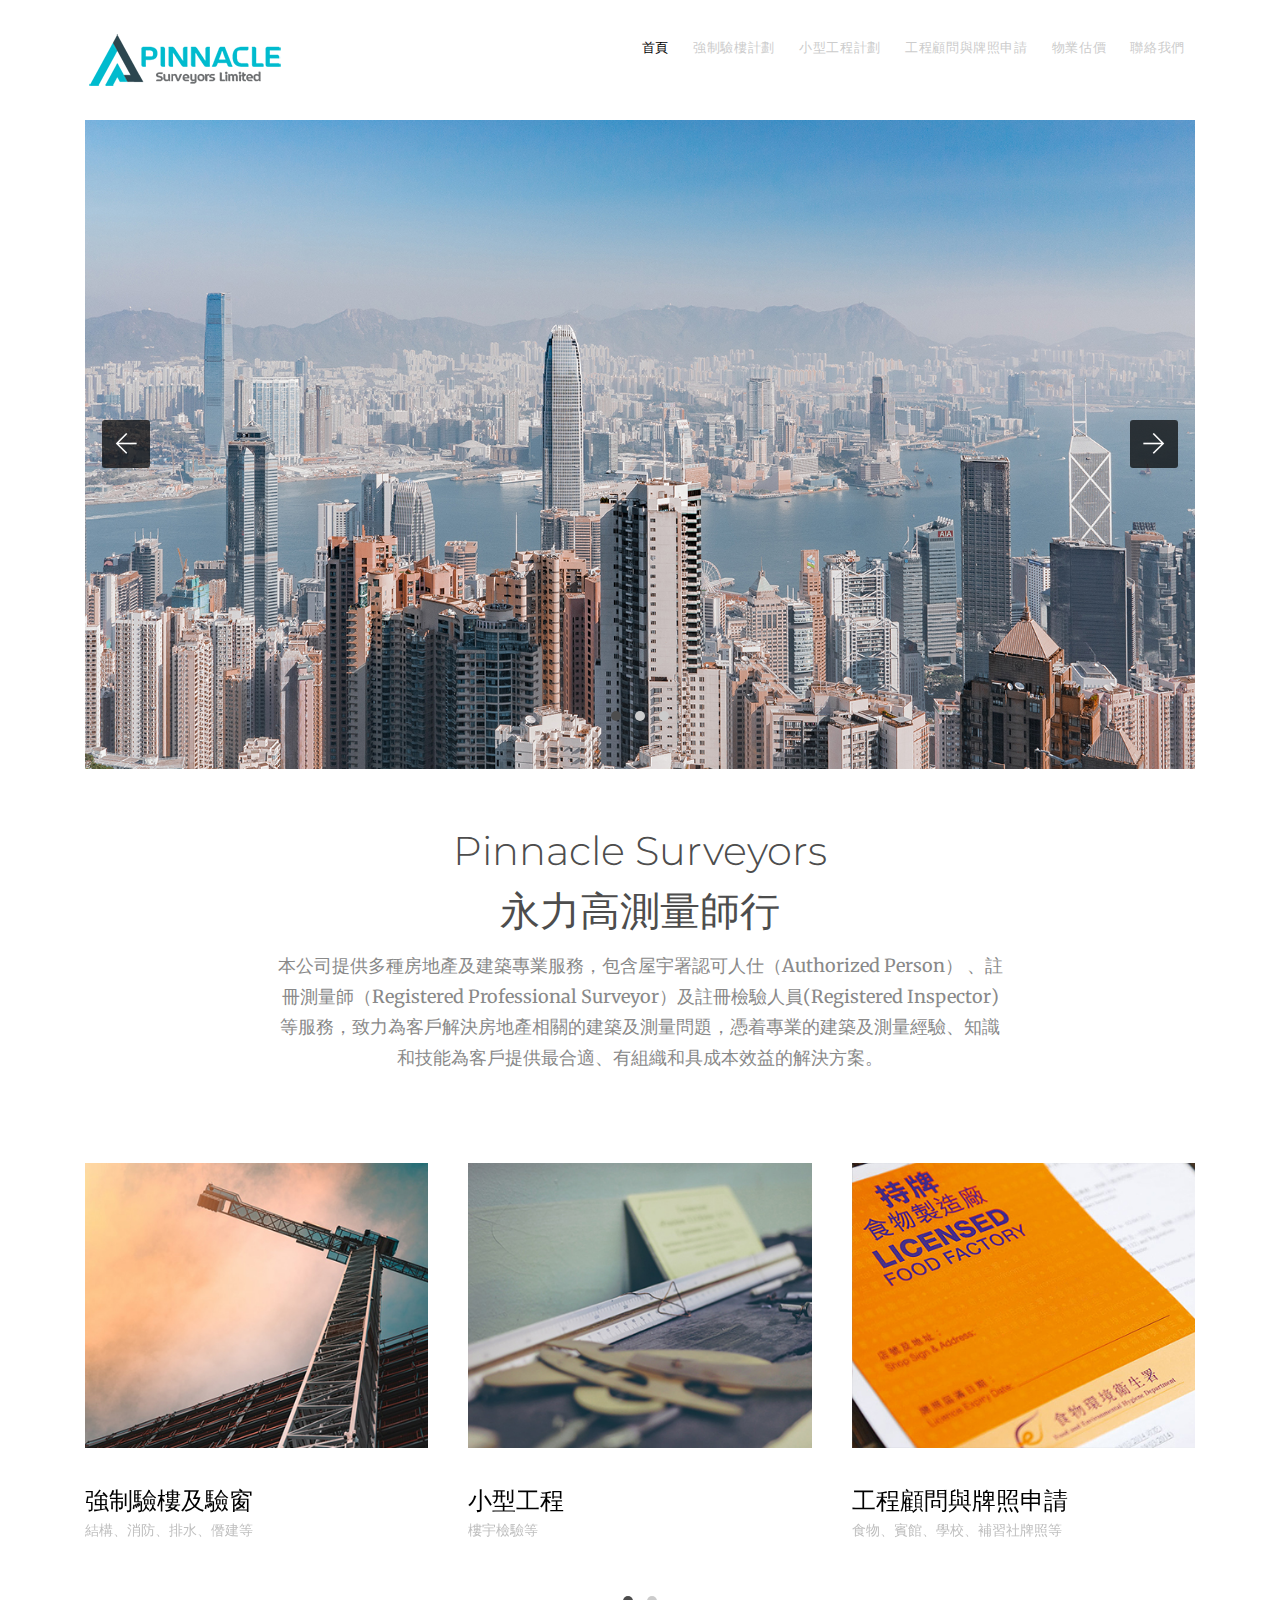
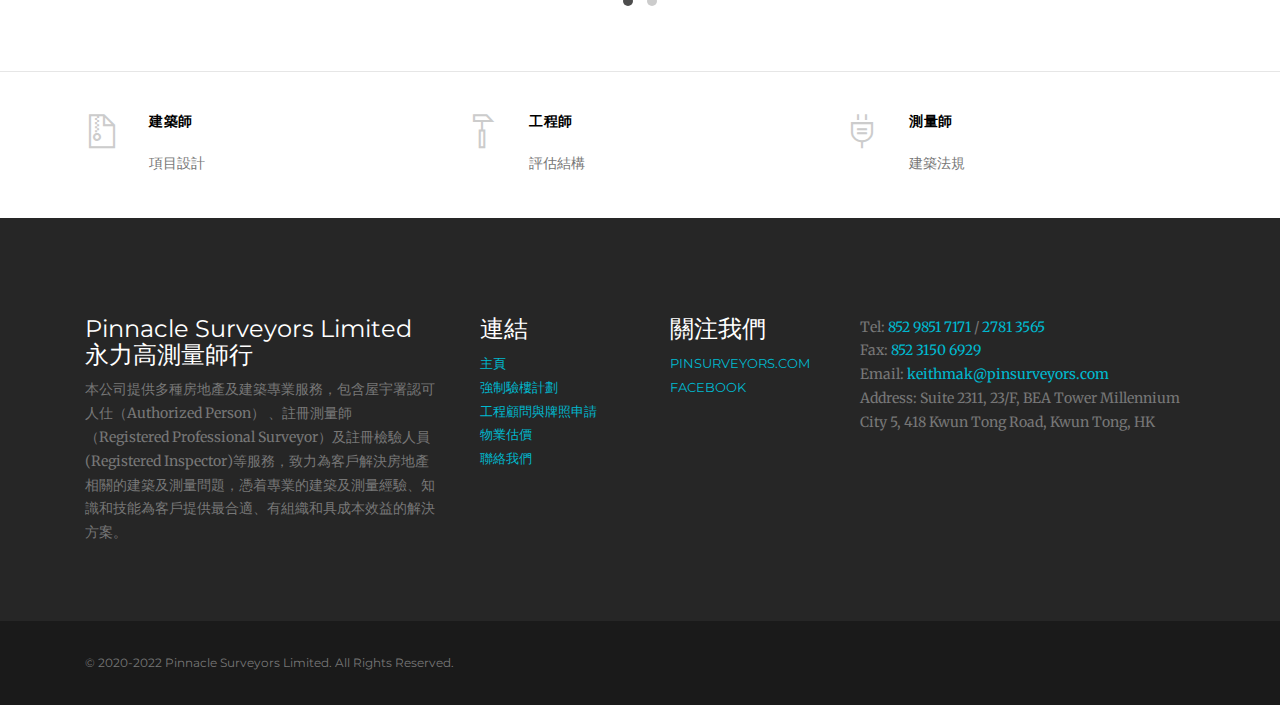
<file: index.html>
<!DOCTYPE HTML>
<html>
	<head>
	<meta charset="utf-8">
	<meta http-equiv="X-UA-Compatible" content="IE=edge">
	<title>Pinnacle Surveyors 永力高測量師行</title>
	<meta name="viewport" content="width=device-width, initial-scale=1">
	<meta name="keywords" content="強制驗樓, 小型工程, 工程顧問, 牌照申請, 物業估價" />

  	<!-- Facebook and Twitter integration -->
	<meta property="og:title" content=""/>
	<meta property="og:image" content=""/>
	<meta property="og:url" content=""/>
	<meta property="og:site_name" content=""/>
	<meta property="og:description" content=""/>
	<meta name="twitter:title" content="" />
	<meta name="twitter:image" content="" />
	<meta name="twitter:url" content="" />
	<meta name="twitter:card" content="" />

	<link href="https://fonts.googleapis.com/css?family=Merriweather:300,400|Montserrat:400,700" rel="stylesheet">
	
	<!-- Animate.css -->
	<link rel="stylesheet" href="css/animate.css">
	<!-- Icomoon Icon Fonts-->
	<link rel="stylesheet" href="css/icomoon.css">
	<!-- Themify Icons-->
	<link rel="stylesheet" href="css/themify-icons.css">
	<!-- Bootstrap  -->
	<link rel="stylesheet" href="css/bootstrap.css">

	<!-- Owl Carousel  -->
	<link rel="stylesheet" href="css/owl.carousel.min.css">
	<link rel="stylesheet" href="css/owl.theme.default.min.css">

	<!-- Theme style  -->
	<link rel="stylesheet" href="css/style.css">

	<!-- Modernizr JS -->
	<script src="js/modernizr-2.6.2.min.js"></script>
	<!-- FOR IE9 below -->
	<!--[if lt IE 9]>
	<script src="js/respond.min.js"></script>
	<![endif]-->

	</head>
	<body>
		
	<div class="gtco-loader"></div>
	
	<div id="page">

		<nav class="gtco-nav" role="navigation">
			<div class="gtco-container">
				
				<div class="row">
					<div class="col-sm-2 col-xs-12">
						<div id="gtco-logo"><a href="index.html"><img src="images/logo.png" width="200" height="60" alt=""/></div>
					</div>
					<div class="col-xs-10 text-right menu-1">
						<ul>
							<li class="active"><a href="index.html">首頁</a></li>
							<li><a href="mbis.html">強制驗樓計劃</a></li>
							<li><a href="minorworks.html">小型工程計劃</a></li>
							<li><a href="consult.html">工程顧問與牌照申請</a></li>
							<li><a href="valuation.html">物業估價</a></li>
							<li><a href="contact.html">聯絡我們</a></li>
						</ul>
					</div>
				</div>
				
			</div>
		</nav>

		<div class="gtco-container">
			<div class="row">
				<div class="col-md-12">
					<div class="owl-carousel owl-carousel-fullwidth">
						<div class="item">
							<a href="#">
								<img src="images/slider_1.jpg">
								<div class="slider-copy">
									<h2></h2>
								</div>
							</a>
						</div>
						<div class="item">
							<a href="#">
								<img src="images/slider_2.jpg">
								<div class="slider-copy">
									<h2></h2>
								</div>
							</a>
						</div>
						<div class="item">
							<a href="#">
								<img src="images/slider_3.jpg">
								<div class="slider-copy">
									<h2></h2>
								</div>
							</a>
						</div>
					</div>
				</div>
			</div>
		</div>

		<div class="gtco-section">
			<div class="gtco-container">
				<div class="row">
					<div class="col-md-8 col-md-offset-2 gtco-heading text-center">
						<h2>Pinnacle Surveyors<br>
					    永力高測量師行</h2>
						<p>本公司提供多種房地產及建築專業服務，包含屋宇署認可人仕（Authorized Person） 、註冊測量師（Registered Professional Surveyor）及註冊檢驗人員(Registered Inspector)等服務，致力為客戶解決房地產相關的建築及測量問題，憑着專業的建築及測量經驗、知識和技能為客戶提供最合適、有組織和具成本效益的解決方案。</p>
					</div>
				</div>
				<div class="row">

					<div class="col-md-12">
						<div class="owl-carousel owl-carousel-carousel">
							<div class="item">
								<div class="gtco-item">
									<a href="mbis.html"><img src="images/img_1.jpg" alt="" class="img-responsive"></a>
									<h2><a href="mbis.html">強制驗樓及驗窗</h2></a>
									<p class="role">結構、消防、排水、僭建等</p>
								</div>
							</div>
							<div class="item">
								<div class="gtco-item">
									<a href="minorworks.html"><img src="images/img_2.jpg" alt="" class="img-responsive"></a>
									<h2><a href="minorworks.html">小型工程</h2></a>
									<p class="role">樓宇檢驗等</p>
								</div>
							</div>
							<div class="item">
								<div class="gtco-item">
									<a href="consult.html"><img src="images/img_3.jpg" alt="" class="img-responsive"></a>
									<h2><a href="consult.html">工程顧問與牌照申請</h2></a>
									<p class="role">食物、賓館、學校、補習社牌照等</p>
								</div>
							</div>	
							<div class="item">
								<div class="gtco-item">
									<a href="valuation.html"><img src="images/img_4.jpg" alt="" class="img-responsive"></a>
									<h2><a href="valuation.html">物業估價</h2></a>
									<p class="role">估值訴訟、物業投資顧問、土地諮詢等</p>
								</div>
							</div>	
						</div>
					</div>
					
				</div>
			</div>
		</div>
		<!-- END Work --><!-- END  -->

		<div class="gtco-section gto-features">
			<div class="gtco-container">
				<div class="row">
					<div class="col-md-4">
						<div class="feature-left">
							<i class="ti-zip icon"></i>
							<div class="copy">
								<h3>建築師</h3>
								<p>項目設計</p>
						  </div>
						</div>
					</div>
					<div class="col-md-4">
						<div class="feature-left">
							<i class="ti-hummer icon"></i>
							<div class="copy">
								<h3>工程師</h3>
								<p>評估結構</p>
						  </div>
						</div>
					</div>
					<div class="col-md-4">
						<div class="feature-left">
							<i class="ti-plug icon"></i>
							<div class="copy">
								<h3>測量師</h3>
								<p>建築法規</p>
						  </div>
						</div>
					</div>
				</div>
			</div>
		</div>

		<footer id="gtco-footer" class="gtco-section" role="contentinfo">
			<div class="gtco-container">
				<div class="row row-pb-md">
					<div class="col-md-4 gtco-widget gtco-footer-paragraph">
					  <h3>Pinnacle Surveyors Limited<br>
				      永力高測量師行</h3>
						<p>本公司提供多種房地產及建築專業服務，包含屋宇署認可人仕（Authorized Person） 、註冊測量師（Registered Professional Surveyor）及註冊檢驗人員(Registered Inspector)等服務，致力為客戶解決房地產相關的建築及測量問題，憑着專業的建築及測量經驗、知識和技能為客戶提供最合適、有組織和具成本效益的解決方案。</p>
					</div>
					<div class="col-md-4">
						<div class="row">
							<div class="col-md-6 gtco-footer-link">
								<h3>連結</h3>
								<ul class="gtco-list-link">
									<li><a href="index.html">主頁</a></li>
									<li><a href="mbis.html">強制驗樓計劃</a></li>
									<li><a href="consult.html">工程顧問與牌照申請</a></li>
									<li><a href="valuation.html">物業估價</a></li>
									<li><a href="contact.html">聯絡我們</a></li>
								</ul>
							</div>
							<div class="col-md-6 gtco-footer-link">
								<h3>關注我們</h3>
								<ul class="gtco-list-link">
									<li><a href="http://www.pinsurveyors.com">pinsurveyors.com</a></li>
									<li><a href="http://fb.me/pinsurveyors">Facebook</a></li>
								</ul>
							</div>
						</div>
					</div>
					<div class="col-md-4 gtco-footer-subscribe">
						<p>Tel: <a href="tel://85298517171">852 9851 7171</a> / <a href="tel://85227813565">2781 3565</a><br>
							Fax: <a href="tel://85231506929">852 3150 6929</a><br>
							Email: <a href="mailto:keithmak@pinsurveyors.com">keithmak@pinsurveyors.com</a><br>
						Address: Suite 2311, 23/F, BEA Tower Millennium City 5, 418 Kwun Tong Road, Kwun Tong, HK</p>
					</div>
				</div>
			</div>
		  <div class="gtco-copyright">
				<div class="gtco-container">
					<div class="row">
						<div class="col-md-6 text-left">
							<p><small>&copy; 2020-2022 Pinnacle Surveyors Limited. All Rights Reserved. </small></p>
						</div>
						<div class="col-md-6 text-right">
							
					  </div>
					</div>
				</div>
			</div>
		</footer>
		<!-- END footer -->

	</div>

	<div class="gototop js-top">
		<a href="#" class="js-gotop"><i class="icon-arrow-up"></i></a>
	</div>
	
	<!-- jQuery -->
	<script src="js/jquery.min.js"></script>
	<!-- jQuery Easing -->
	<script src="js/jquery.easing.1.3.js"></script>
	<!-- Bootstrap -->
	<script src="js/bootstrap.min.js"></script>
	<!-- Waypoints -->
	<script src="js/jquery.waypoints.min.js"></script>
	<!-- Carousel -->
	<script src="js/owl.carousel.min.js"></script>

	<!-- Main -->
	<script src="js/main.js"></script>

	</body>
</html>
</file>
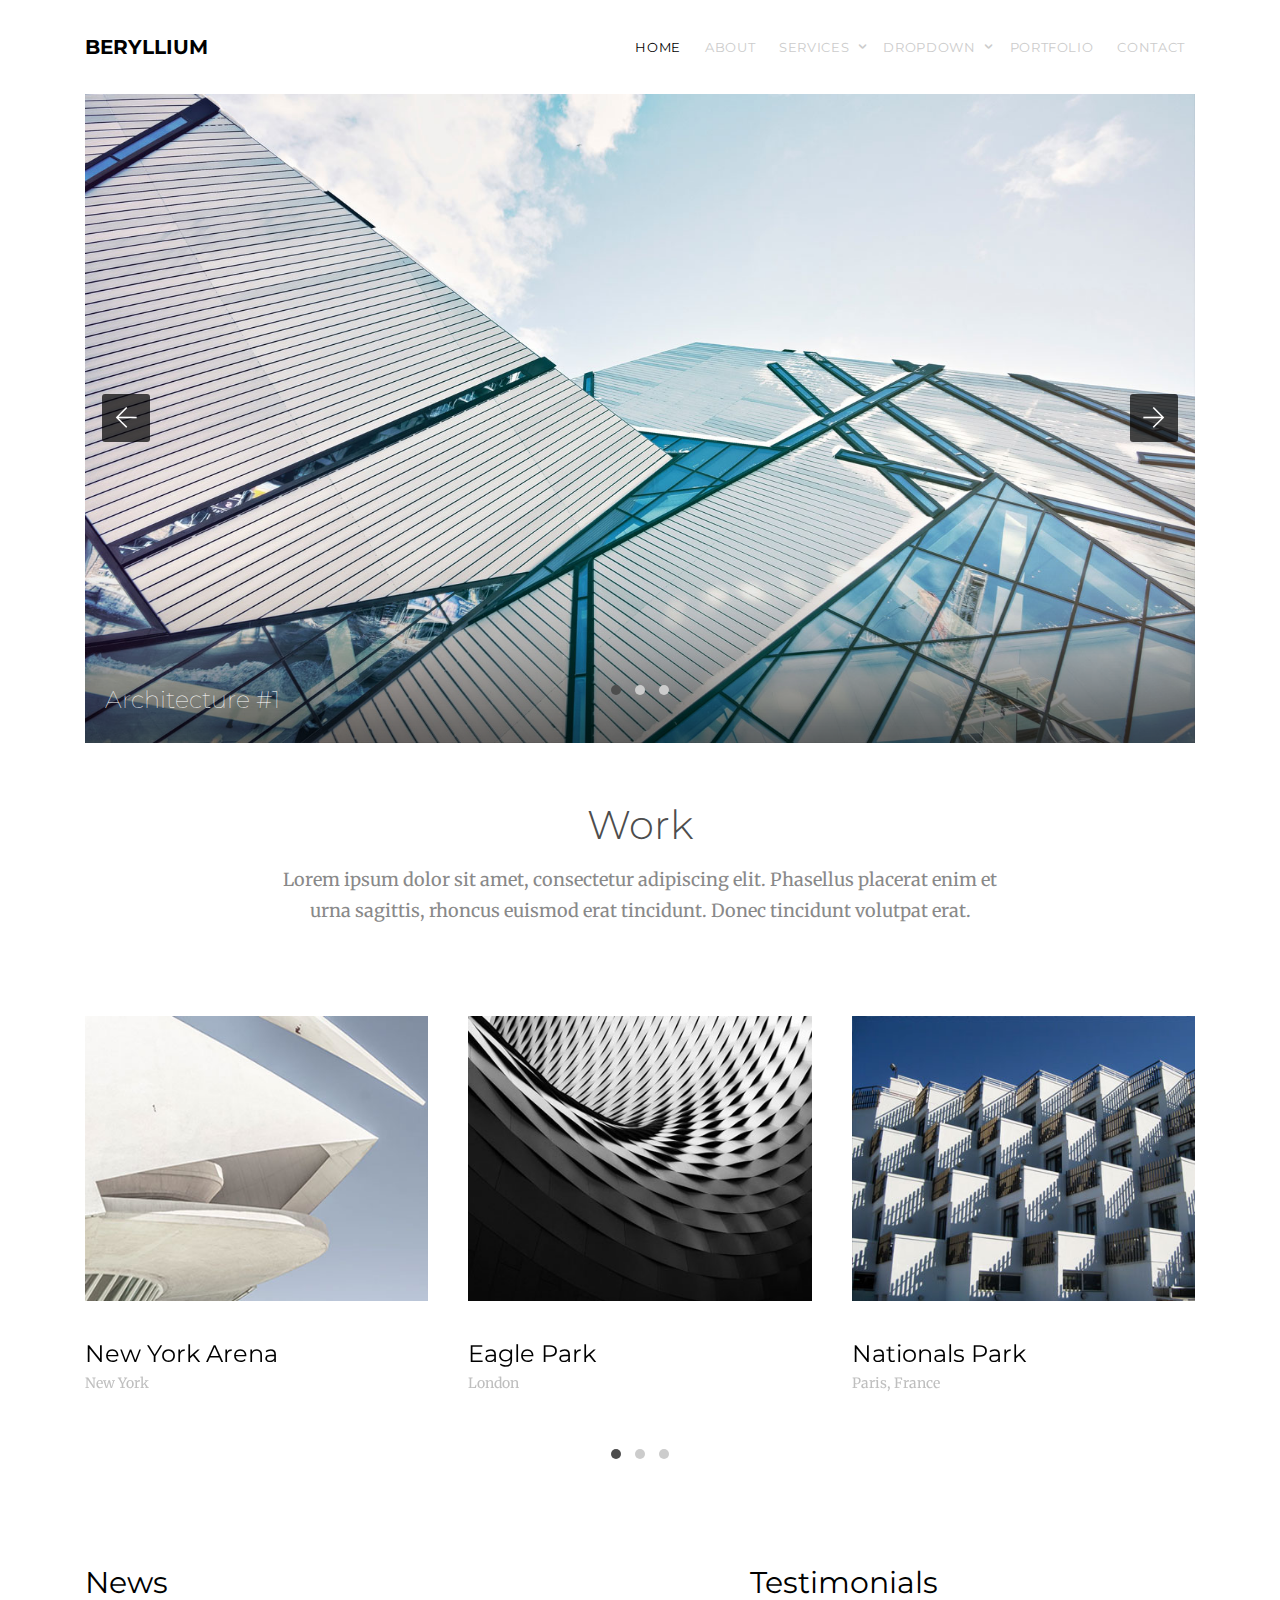
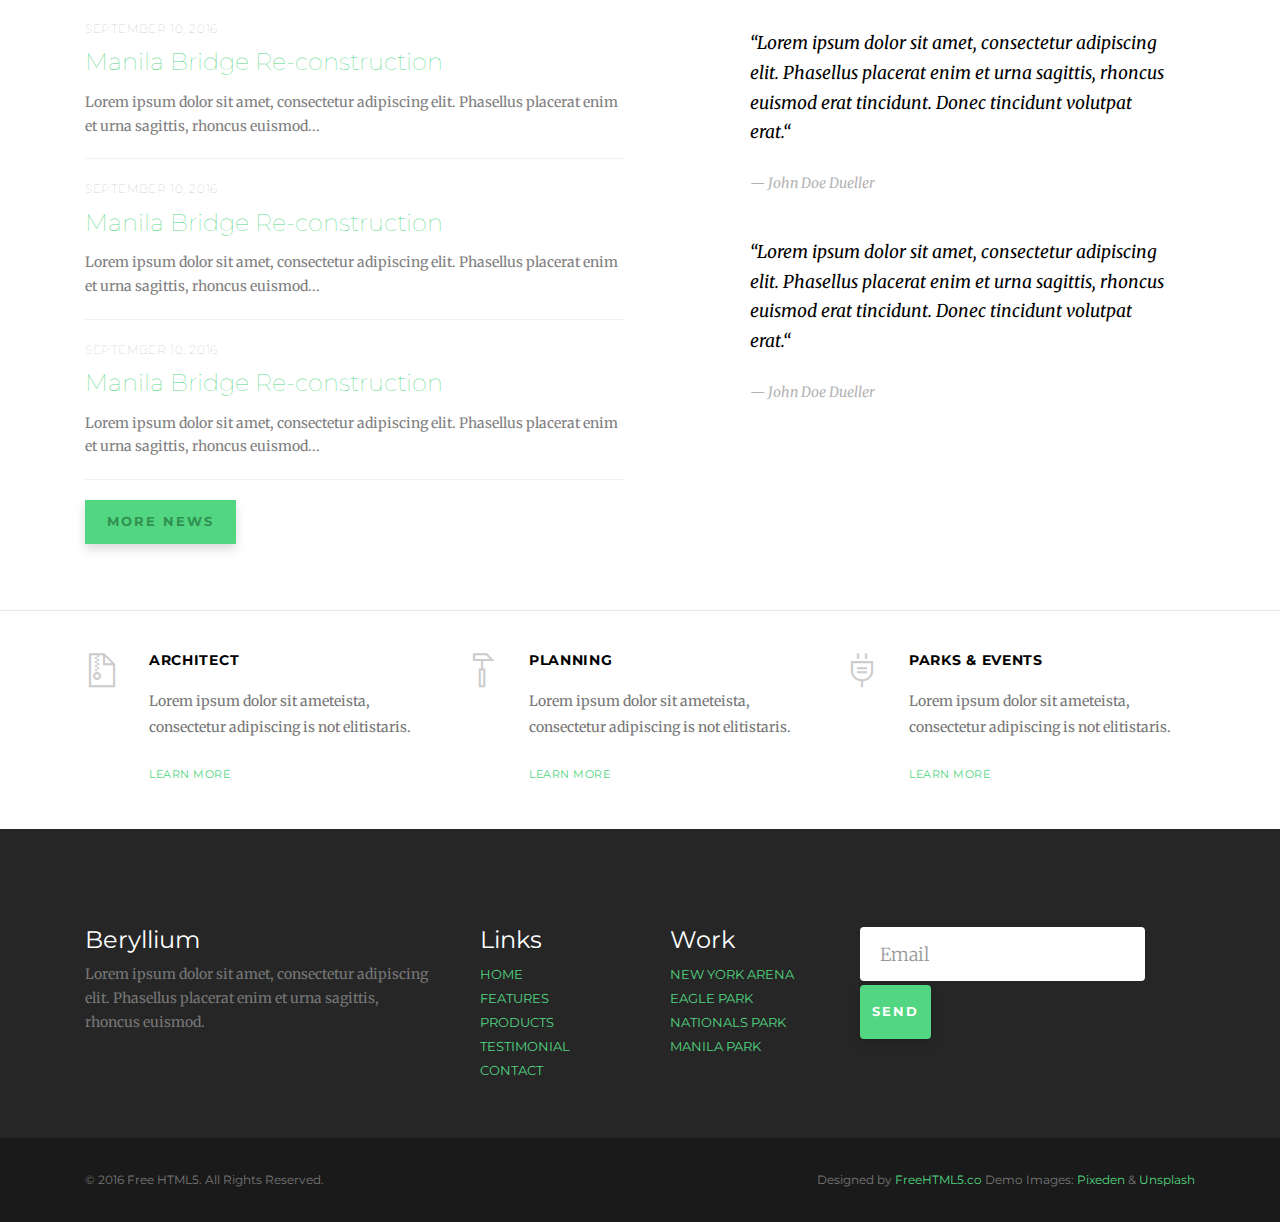
<file: original/index.html>
<!DOCTYPE HTML>
<!--
	Aesthetic by freehtml5.co
	Twitter: http://twitter.com/fh5co
	URL: http://freehtml5.co
-->
<html>
	<head>
	<meta charset="utf-8">
	<meta http-equiv="X-UA-Compatible" content="IE=edge">
	<title>Beryllium &mdash; Free Website Template, Free HTML5 Template by FreeHTML5.co</title>
	<meta name="viewport" content="width=device-width, initial-scale=1">
	<meta name="description" content="Free HTML5 Website Template by FreeHTML5.co" />
	<meta name="keywords" content="free website templates, free html5, free template, free bootstrap, free website template, html5, css3, mobile first, responsive" />
	<meta name="author" content="FreeHTML5.co" />

  	<!-- Facebook and Twitter integration -->
	<meta property="og:title" content=""/>
	<meta property="og:image" content=""/>
	<meta property="og:url" content=""/>
	<meta property="og:site_name" content=""/>
	<meta property="og:description" content=""/>
	<meta name="twitter:title" content="" />
	<meta name="twitter:image" content="" />
	<meta name="twitter:url" content="" />
	<meta name="twitter:card" content="" />

	<link href="https://fonts.googleapis.com/css?family=Merriweather:300,400|Montserrat:400,700" rel="stylesheet">
	
	<!-- Animate.css -->
	<link rel="stylesheet" href="css/animate.css">
	<!-- Icomoon Icon Fonts-->
	<link rel="stylesheet" href="css/icomoon.css">
	<!-- Themify Icons-->
	<link rel="stylesheet" href="css/themify-icons.css">
	<!-- Bootstrap  -->
	<link rel="stylesheet" href="css/bootstrap.css">

	<!-- Owl Carousel  -->
	<link rel="stylesheet" href="css/owl.carousel.min.css">
	<link rel="stylesheet" href="css/owl.theme.default.min.css">

	<!-- Theme style  -->
	<link rel="stylesheet" href="css/style.css">

	<!-- Modernizr JS -->
	<script src="js/modernizr-2.6.2.min.js"></script>
	<!-- FOR IE9 below -->
	<!--[if lt IE 9]>
	<script src="js/respond.min.js"></script>
	<![endif]-->

	</head>
	<body>
		
	<div class="gtco-loader"></div>
	
	<div id="page">

		<nav class="gtco-nav" role="navigation">
			<div class="gtco-container">
				
				<div class="row">
					<div class="col-sm-2 col-xs-12">
						<div id="gtco-logo"><a href="index.html">Beryllium</div>
					</div>
					<div class="col-xs-10 text-right menu-1">
						<ul>
							<li class="active"><a href="index.html">Home</a></li>
							<li><a href="about.html">About</a></li>
							<li class="has-dropdown">
								<a href="services.html">Services</a>
								<ul class="dropdown">
									<li><a href="#">Web Design</a></li>
									<li><a href="#">eCommerce</a></li>
									<li><a href="#">Branding</a></li>
									<li><a href="#">API</a></li>
								</ul>
							</li>
							<li class="has-dropdown">
								<a href="#">Dropdown</a>
								<ul class="dropdown">
									<li><a href="#">HTML5</a></li>
									<li><a href="#">CSS3</a></li>
									<li><a href="#">Sass</a></li>
									<li><a href="#">jQuery</a></li>
								</ul>
							</li>
							<li><a href="portfolio.html">Portfolio</a></li>
							<li><a href="contact.html">Contact</a></li>
						</ul>
					</div>
				</div>
				
			</div>
		</nav>

		<div class="gtco-container">
			<div class="row">
				<div class="col-md-12">
					<div class="owl-carousel owl-carousel-fullwidth">
						<div class="item">
							<a href="#">
								<img src="images/slider_1.jpg" alt="Free Website Template by FreeHTML5.co">
								<div class="slider-copy">
									<h2>Architecture #1</h2>
								</div>
							</a>
						</div>
						<div class="item">
							<a href="#">
								<img src="images/slider_2.jpg" alt="Free Website Template by FreeHTML5.co">
								<div class="slider-copy">
									<h2>Architecture #1</h2>
								</div>
							</a>
						</div>
						<div class="item">
							<a href="#">
								<img src="images/slider_3.jpg" alt="Free Website Template by FreeHTML5.co">
								<div class="slider-copy">
									<h2>Architecture #1</h2>
								</div>
							</a>
						</div>
					</div>
				</div>
			</div>
		</div>

		<div class="gtco-section">
			<div class="gtco-container">
				<div class="row">
					<div class="col-md-8 col-md-offset-2 gtco-heading text-center">
						<h2>Work</h2>
						<p>Lorem ipsum dolor sit amet, consectetur adipiscing elit. Phasellus placerat enim et urna sagittis, rhoncus euismod erat tincidunt. Donec tincidunt volutpat erat.</p>
					</div>
				</div>
				<div class="row">

					<div class="col-md-12">
						<div class="owl-carousel owl-carousel-carousel">
							<div class="item">
								<div class="gtco-item">
									<a href="#"><img src="images/img_1.jpg" alt="" class="img-responsive"></a>
									<h2><a href="#">New York Arena</h2></a>
									<p class="role">New York</p>
								</div>
							</div>
							<div class="item">
								<div class="gtco-item">
									<a href="#"><img src="images/img_2.jpg" alt="" class="img-responsive"></a>
									<h2><a href="#">Eagle Park</h2></a>
									<p class="role">London</p>
								</div>
							</div>
							<div class="item">
								<div class="gtco-item">
									<a href="#"><img src="images/img_3.jpg" alt="" class="img-responsive"></a>
									<h2><a href="#">Nationals Park</h2></a>
									<p class="role">Paris, France</p>
								</div>
							</div>

							<div class="item">
								<div class="gtco-item">
									<a href="#"><img src="images/img_1.jpg" alt="" class="img-responsive"></a>
									<h2><a href="#">New York Arena</h2></a>
									<p class="role">New York</p>
								</div>
							</div>
							<div class="item">
								<div class="gtco-item">
									<a href="#"><img src="images/img_2.jpg" alt="" class="img-responsive"></a>
									<h2><a href="#">Eagle Park</h2></a>
									<p class="role">London</p>
								</div>
							</div>
							<div class="item">
								<div class="gtco-item">
									<a href="#"><img src="images/img_3.jpg" alt="" class="img-responsive"></a>
									<h2><a href="#">Nationals Park</h2></a>
									<p class="role">Paris, France</p>
								</div>
							</div>

							<div class="item">
								<div class="gtco-item">
									<a href="#"><img src="images/img_1.jpg" alt="" class="img-responsive"></a>
									<h2><a href="#">New York Arena</h2></a>
									<p class="role">New York</p>
								</div>
							</div>
							<div class="item">
								<div class="gtco-item">
									<a href="#"><img src="images/img_2.jpg" alt="" class="img-responsive"></a>
									<h2><a href="#">Eagle Park</h2></a>
									<p class="role">London</p>
								</div>
							</div>
							<div class="item">
								<div class="gtco-item">
									<a href="#"><img src="images/img_3.jpg" alt="" class="img-responsive"></a>
									<h2><a href="#">Nationals Park</h2></a>
									<p class="role">Paris, France</p>
								</div>
							</div>
						</div>
					</div>
					
				</div>
			</div>
		</div>
		<!-- END Work -->

		<div class="gtco-section">
			<div class="gtco-container">
				<div class="row">
					<div class="col-md-6 gtco-news">
						<h2>News</h2>	
						<ul>
							<li>
								<a href="#">
									<span class="post-date">September 10, 2016</span>
									<h3>Manila Bridge Re-construction</h3>
									<p>Lorem ipsum dolor sit amet, consectetur adipiscing elit. Phasellus placerat enim et urna sagittis, rhoncus euismod...</p>
								</a>
							</li>

							<li>
								<a href="#">
									<span class="post-date">September 10, 2016</span>
									<h3>Manila Bridge Re-construction</h3>
									<p>Lorem ipsum dolor sit amet, consectetur adipiscing elit. Phasellus placerat enim et urna sagittis, rhoncus euismod...</p>
								</a>
							</li>

							<li>
								<a href="#">
									<span class="post-date">September 10, 2016</span>
									<h3>Manila Bridge Re-construction</h3>
									<p>Lorem ipsum dolor sit amet, consectetur adipiscing elit. Phasellus placerat enim et urna sagittis, rhoncus euismod...</p>
								</a>
							</li>
						</ul>
						<p><a href="#" class="btn btn-sm btn-special">More News</a></p>
					</div>
					<!-- END News -->
					<div class="col-md-5 col-md-push-1 gtco-testimonials">
						<h2>Testimonials</h2>
						<blockquote>
							<p>&ldquo;Lorem ipsum dolor sit amet, consectetur adipiscing elit. Phasellus placerat enim et urna sagittis, rhoncus euismod erat tincidunt. Donec tincidunt volutpat erat.&ldquo;</p>
							<p class="author"><cite>&mdash; John Doe Dueller</cite></p>
						</blockquote>
						<blockquote>
							<p>&ldquo;Lorem ipsum dolor sit amet, consectetur adipiscing elit. Phasellus placerat enim et urna sagittis, rhoncus euismod erat tincidunt. Donec tincidunt volutpat erat.&ldquo;</p>
							<p class="author"><cite>&mdash; John Doe Dueller</cite></p>
						</blockquote>
					</div>
				</div>
			</div>
		</div>
		<!-- END  -->

		<div class="gtco-section gto-features">
			<div class="gtco-container">
				<div class="row">
					<div class="col-md-4">
						<div class="feature-left">
							<i class="ti-zip icon"></i>
							<div class="copy">
								<h3>Architect</h3>
								<p>Lorem ipsum dolor sit ameteista, consectetur adipiscing is not elitistaris.</p>
								<p><a href="#" class="gtco-more">Learn more</a></p>
							</div>
						</div>
					</div>
					<div class="col-md-4">
						<div class="feature-left">
							<i class="ti-hummer icon"></i>
							<div class="copy">
								<h3>Planning</h3>
								<p>Lorem ipsum dolor sit ameteista, consectetur adipiscing is not elitistaris.</p>
								<p><a href="#" class="gtco-more">Learn more</a></p>
							</div>
						</div>
					</div>
					<div class="col-md-4">
						<div class="feature-left">
							<i class="ti-plug icon"></i>
							<div class="copy">
								<h3>Parks &amp; Events</h3>
								<p>Lorem ipsum dolor sit ameteista, consectetur adipiscing is not elitistaris.</p>
								<p><a href="#" class="gtco-more">Learn more</a></p>
							</div>
						</div>
					</div>
				</div>
			</div>
		</div>

		<footer id="gtco-footer" class="gtco-section" role="contentinfo">
			<div class="gtco-container">
				<div class="row row-pb-md">
					<div class="col-md-4 gtco-widget gtco-footer-paragraph">
						<h3>Beryllium</h3>
						<p>Lorem ipsum dolor sit amet, consectetur adipiscing elit. Phasellus placerat enim et urna sagittis, rhoncus euismod.</p>
					</div>
					<div class="col-md-4">
						<div class="row">
							<div class="col-md-6 gtco-footer-link">
								<h3>Links</h3>
								<ul class="gtco-list-link">
									<li><a href="#">Home</a></li>
									<li><a href="#">Features</a></li>
									<li><a href="#">Products</a></li>
									<li><a href="#">Testimonial</a></li>
									<li><a href="#">Contact</a></li>
								</ul>
							</div>
							<div class="col-md-6 gtco-footer-link">
								<h3>Work</h3>
								<ul class="gtco-list-link">
									<li><a href="#">New York Arena</a></li>
									<li><a href="#">Eagle Park</a></li>
									<li><a href="#">Nationals Park</a></li>
									<li><a href="#">Manila Park</a></li>
								</ul>
							</div>
						</div>
					</div>
					<div class="col-md-4 gtco-footer-subscribe">
						<form class="form-inline">
						  <div class="form-group">
						    <label class="sr-only" for="exampleInputEmail3">Email address</label>
						    <input type="email" class="form-control" id="" placeholder="Email">
						  </div>
						  <button type="submit" class="btn btn-primary">Send</button>
						</form>
					</div>
				</div>
			</div>
			<div class="gtco-copyright">
				<div class="gtco-container">
					<div class="row">
						<div class="col-md-6 text-left">
							<p><small>&copy; 2016 Free HTML5. All Rights Reserved. </small></p>
						</div>
						<div class="col-md-6 text-right">
							<p><small>Designed by <a href="http://freehtml5.co/" target="_blank">FreeHTML5.co</a> Demo Images: <a href="http://pixeden.com/" target="_blank">Pixeden</a> &amp; <a href="http://unsplash.com" target="_blank">Unsplash</a></small> </p>
						</div>
					</div>
				</div>
			</div>
		</footer>
		<!-- END footer -->

	</div>

	<div class="gototop js-top">
		<a href="#" class="js-gotop"><i class="icon-arrow-up"></i></a>
	</div>
	
	<!-- jQuery -->
	<script src="js/jquery.min.js"></script>
	<!-- jQuery Easing -->
	<script src="js/jquery.easing.1.3.js"></script>
	<!-- Bootstrap -->
	<script src="js/bootstrap.min.js"></script>
	<!-- Waypoints -->
	<script src="js/jquery.waypoints.min.js"></script>
	<!-- Carousel -->
	<script src="js/owl.carousel.min.js"></script>

	<!-- Main -->
	<script src="js/main.js"></script>

	</body>
</html>
</file>
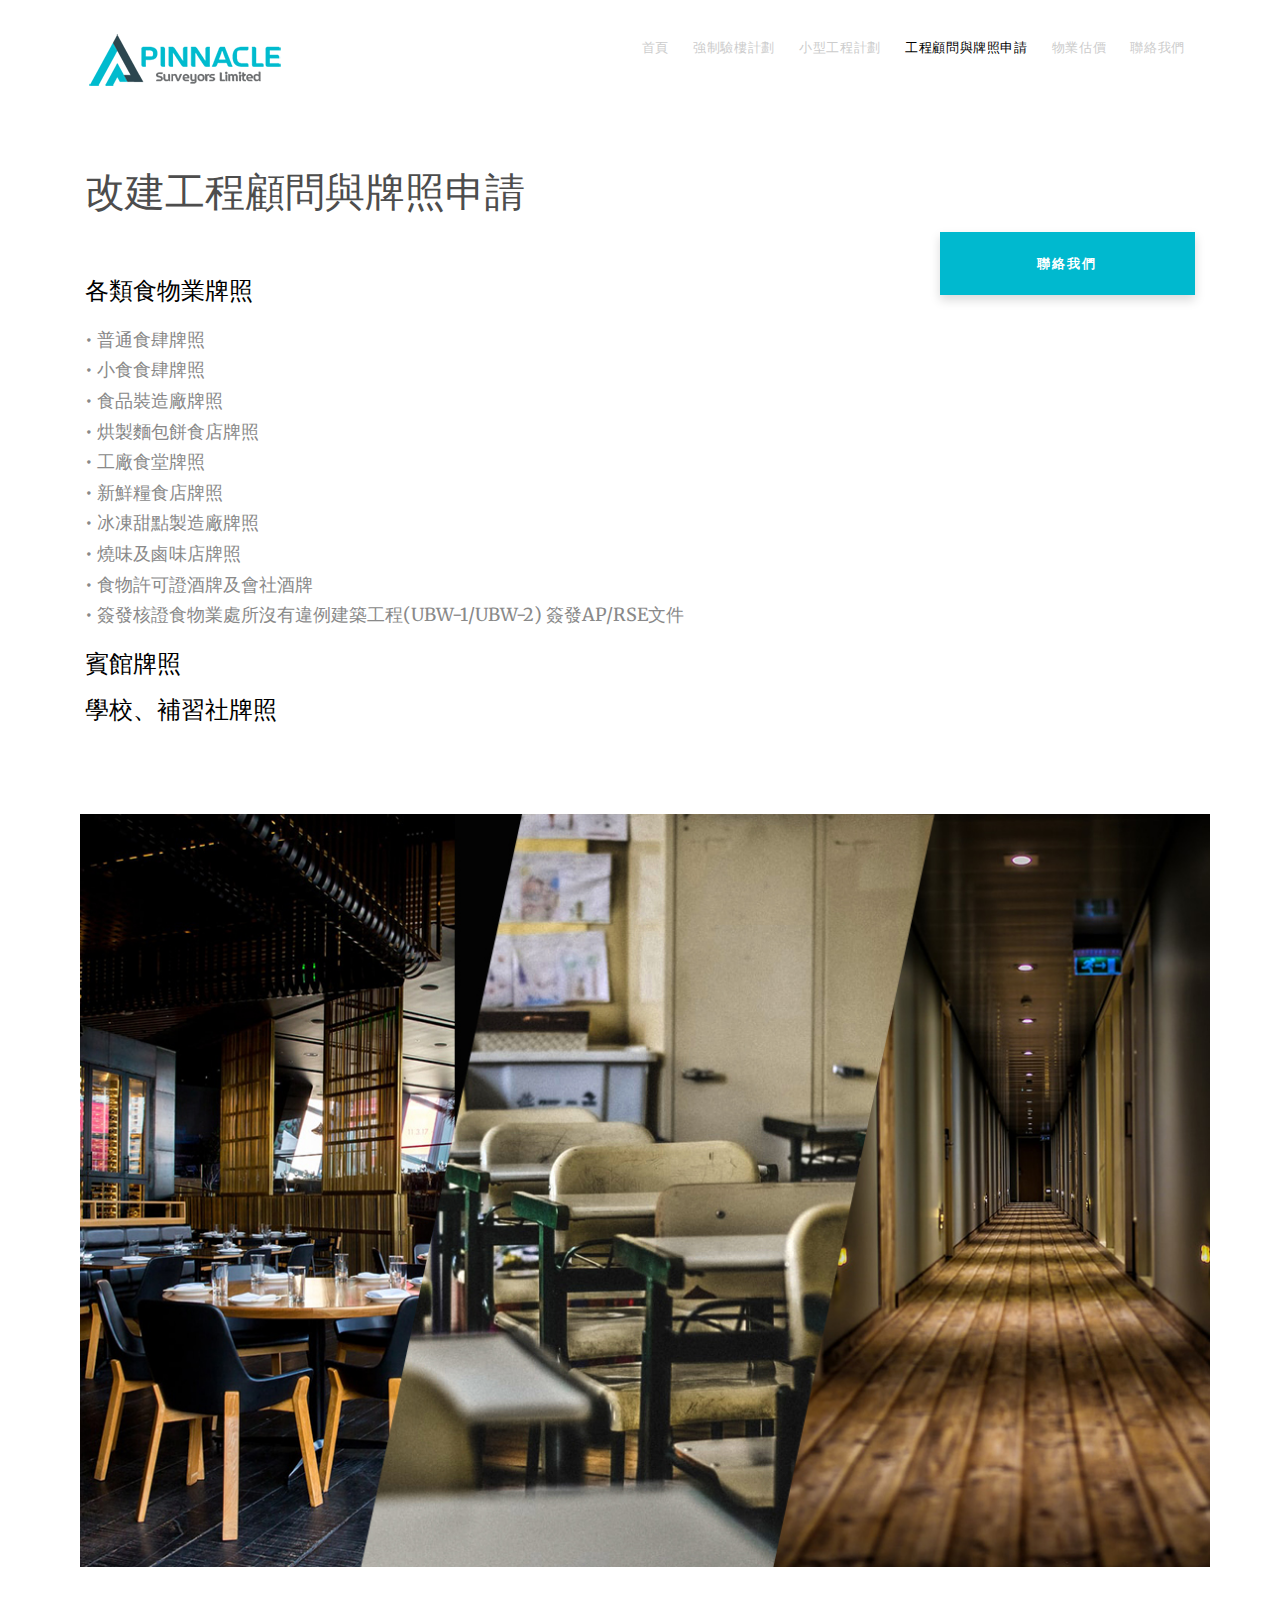
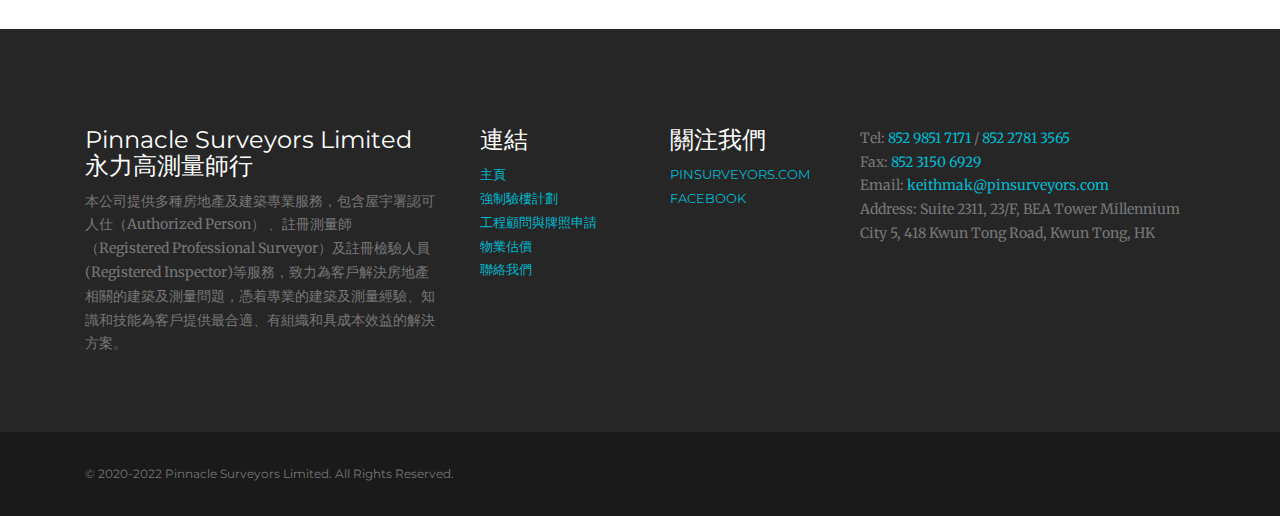
<file: consult.html>
<!DOCTYPE HTML>

<html>
	<head>
	<meta charset="utf-8">
	<meta http-equiv="X-UA-Compatible" content="IE=edge">
	<title>Pinnacle Surveyors 永力高測量師行</title>
	<meta name="viewport" content="width=device-width, initial-scale=1">
	<meta name="keywords" content="強制驗樓, 小型工程, 工程顧問, 牌照申請, 物業估價" />

  	<!-- Facebook and Twitter integration -->
	<meta property="og:title" content=""/>
	<meta property="og:image" content=""/>
	<meta property="og:url" content=""/>
	<meta property="og:site_name" content=""/>
	<meta property="og:description" content=""/>
	<meta name="twitter:title" content="" />
	<meta name="twitter:image" content="" />
	<meta name="twitter:url" content="" />
	<meta name="twitter:card" content="" />

	<link href="https://fonts.googleapis.com/css?family=Merriweather:300,400|Montserrat:400,700" rel="stylesheet">
	
	<!-- Animate.css -->
	<link rel="stylesheet" href="css/animate.css">
	<!-- Icomoon Icon Fonts-->
	<link rel="stylesheet" href="css/icomoon.css">
	<!-- Themify Icons-->
	<link rel="stylesheet" href="css/themify-icons.css">
	<!-- Bootstrap  -->
	<link rel="stylesheet" href="css/bootstrap.css">

	<!-- Owl Carousel  -->
	<link rel="stylesheet" href="css/owl.carousel.min.css">
	<link rel="stylesheet" href="css/owl.theme.default.min.css">

	<!-- Theme style  -->
	<link rel="stylesheet" href="css/style.css">

	<!-- Modernizr JS -->
	<script src="js/modernizr-2.6.2.min.js"></script>
	<!-- FOR IE9 below -->
	<!--[if lt IE 9]>
	<script src="js/respond.min.js"></script>
	<![endif]-->

	</head>
	<body>
		
	<div class="gtco-loader"></div>
	
	<div id="page">

		<nav class="gtco-nav" role="navigation">
			<div class="gtco-container">
				
				<div class="row">
					<div class="col-sm-2 col-xs-12">
						<div id="gtco-logo"><a href="index.html"><img src="images/logo.png" width="200" height="60" alt=""/></div>
					</div>
					<div class="col-xs-10 text-right menu-1">
						<ul>
							<li><a href="index.html">首頁</a></li>
							<li><a href="mbis.html">強制驗樓計劃</a></li>
							<li><a href="minorworks.html">小型工程計劃</a></li>
							<li class="active"><a href="consult.html">工程顧問與牌照申請</a></li>
							<li><a href="valuation.html">物業估價</a></li>
							<li><a href="contact.html">聯絡我們</a></li>
						</ul>
					</div>
				</div>
				
			</div>
		</nav>

		

		<div class="gtco-section gtco-services">
			<div class="gtco-container">
				<div class="row gtco-heading">
					<div class="col-md-7 text-left">
					  <h2>改建工程顧問與牌照申請</h2>
					  <h3>&nbsp;</h3>
					  <h3>各類食物業牌照</h3>
                      <p>• 普通食肆牌照<br>
                        • 小食食肆牌照<br>
                        • 食品裝造廠牌照<br>
                        • 烘製麵包餅食店牌照<br>
                            • 工廠食堂牌照<br>
                            • 新鮮糧食店牌照<br>
                            • 冰凍甜點製造廠牌照<br>
                            • 燒味及鹵味店牌照<br>
                            • 食物許可證酒牌及會社酒牌<br>
                      • 簽發核證食物業處所沒有違例建築工程(UBW-1/UBW-2) 簽發AP/RSE文件</p>
						<h3>賓館牌照</h3>
						<h3>學校、補習社牌照</h3>
					</div>
					<div class="col-md-3 col-md-push-2 text-center">
						<p class="mt-md"><a href="contact.html" class="btn btn-special btn-block">聯絡我們</a></p>
					</div>
				</div>
				<div class="row">
					<h3 style="padding-left: 10px"><img src="images/img02.jpg" width="100%" alt=""/></h3>
				  <div class="clearfix visible-sm-block"></div>
					<div class="clearfix visible-md-block"></div>
					<div class="clearfix visible-sm-block"></div>
			  </div>
			</div>
		</div>
		<!-- Services --><!-- END  -->

		<footer id="gtco-footer" class="gtco-section" role="contentinfo">
			<div class="gtco-container">
				<div class="row row-pb-md">
					<div class="col-md-4 gtco-widget gtco-footer-paragraph">
					  <h3>Pinnacle Surveyors Limited<br>
				      永力高測量師行</h3>
						<p>本公司提供多種房地產及建築專業服務，包含屋宇署認可人仕（Authorized Person） 、註冊測量師（Registered Professional Surveyor）及註冊檢驗人員(Registered Inspector)等服務，致力為客戶解決房地產相關的建築及測量問題，憑着專業的建築及測量經驗、知識和技能為客戶提供最合適、有組織和具成本效益的解決方案。</p>
					</div>
					<div class="col-md-4">
						<div class="row">
							<div class="col-md-6 gtco-footer-link">
								<h3>連結</h3>
								<ul class="gtco-list-link">
									<li><a href="index.html">主頁</a></li>
									<li><a href="mbis.html">強制驗樓計劃</a></li>
									<li><a href="consult.html">工程顧問與牌照申請</a></li>
									<li><a href="valuation.html">物業估價</a></li>
									<li><a href="contact.html">聯絡我們</a></li>
								</ul>
							</div>
							<div class="col-md-6 gtco-footer-link">
								<h3>關注我們</h3>
								<ul class="gtco-list-link">
									<li><a href="http://www.pinsurveyors.com">pinsurveyors.com</a></li>
									<li><a href="http://fb.me/pinsurveyors">Facebook</a></li>
								</ul>
							</div>
						</div>
					</div>
					<div class="col-md-4 gtco-footer-subscribe">
						<p>Tel: <a href="tel://8598517171">852 9851 7171</a> / <a href="tel://8527813565">852 2781 3565</a><br>
							Fax: <a href="tel://85231506929">852 3150 6929</a><br>
							Email: <a href="mailto:keithmak@pinsurveyors.com">keithmak@pinsurveyors.com</a><br>
						Address: Suite 2311, 23/F, BEA Tower Millennium City 5, 418 Kwun Tong Road, Kwun Tong, HK</p>
					</div>
				</div>
			</div>
			<div class="gtco-copyright">
				<div class="gtco-container">
					<div class="row">
						<div class="col-md-6 text-left">
							<p><small>&copy; 2020-2022 Pinnacle Surveyors Limited. All Rights Reserved. </small></p>
						</div>
						<div class="col-md-6 text-right">
							
						</div>
					</div>
				</div>
			</div>
		</footer>
		<!-- END footer -->

	</div>

	<div class="gototop js-top">
		<a href="#" class="js-gotop"><i class="icon-arrow-up"></i></a>
	</div>
	
	<!-- jQuery -->
	<script src="js/jquery.min.js"></script>
	<!-- jQuery Easing -->
	<script src="js/jquery.easing.1.3.js"></script>
	<!-- Bootstrap -->
	<script src="js/bootstrap.min.js"></script>
	<!-- Waypoints -->
	<script src="js/jquery.waypoints.min.js"></script>
	<!-- Carousel -->
	<script src="js/owl.carousel.min.js"></script>
	<!-- Main -->
	<script src="js/main.js"></script>

	</body>
</html>
</file>
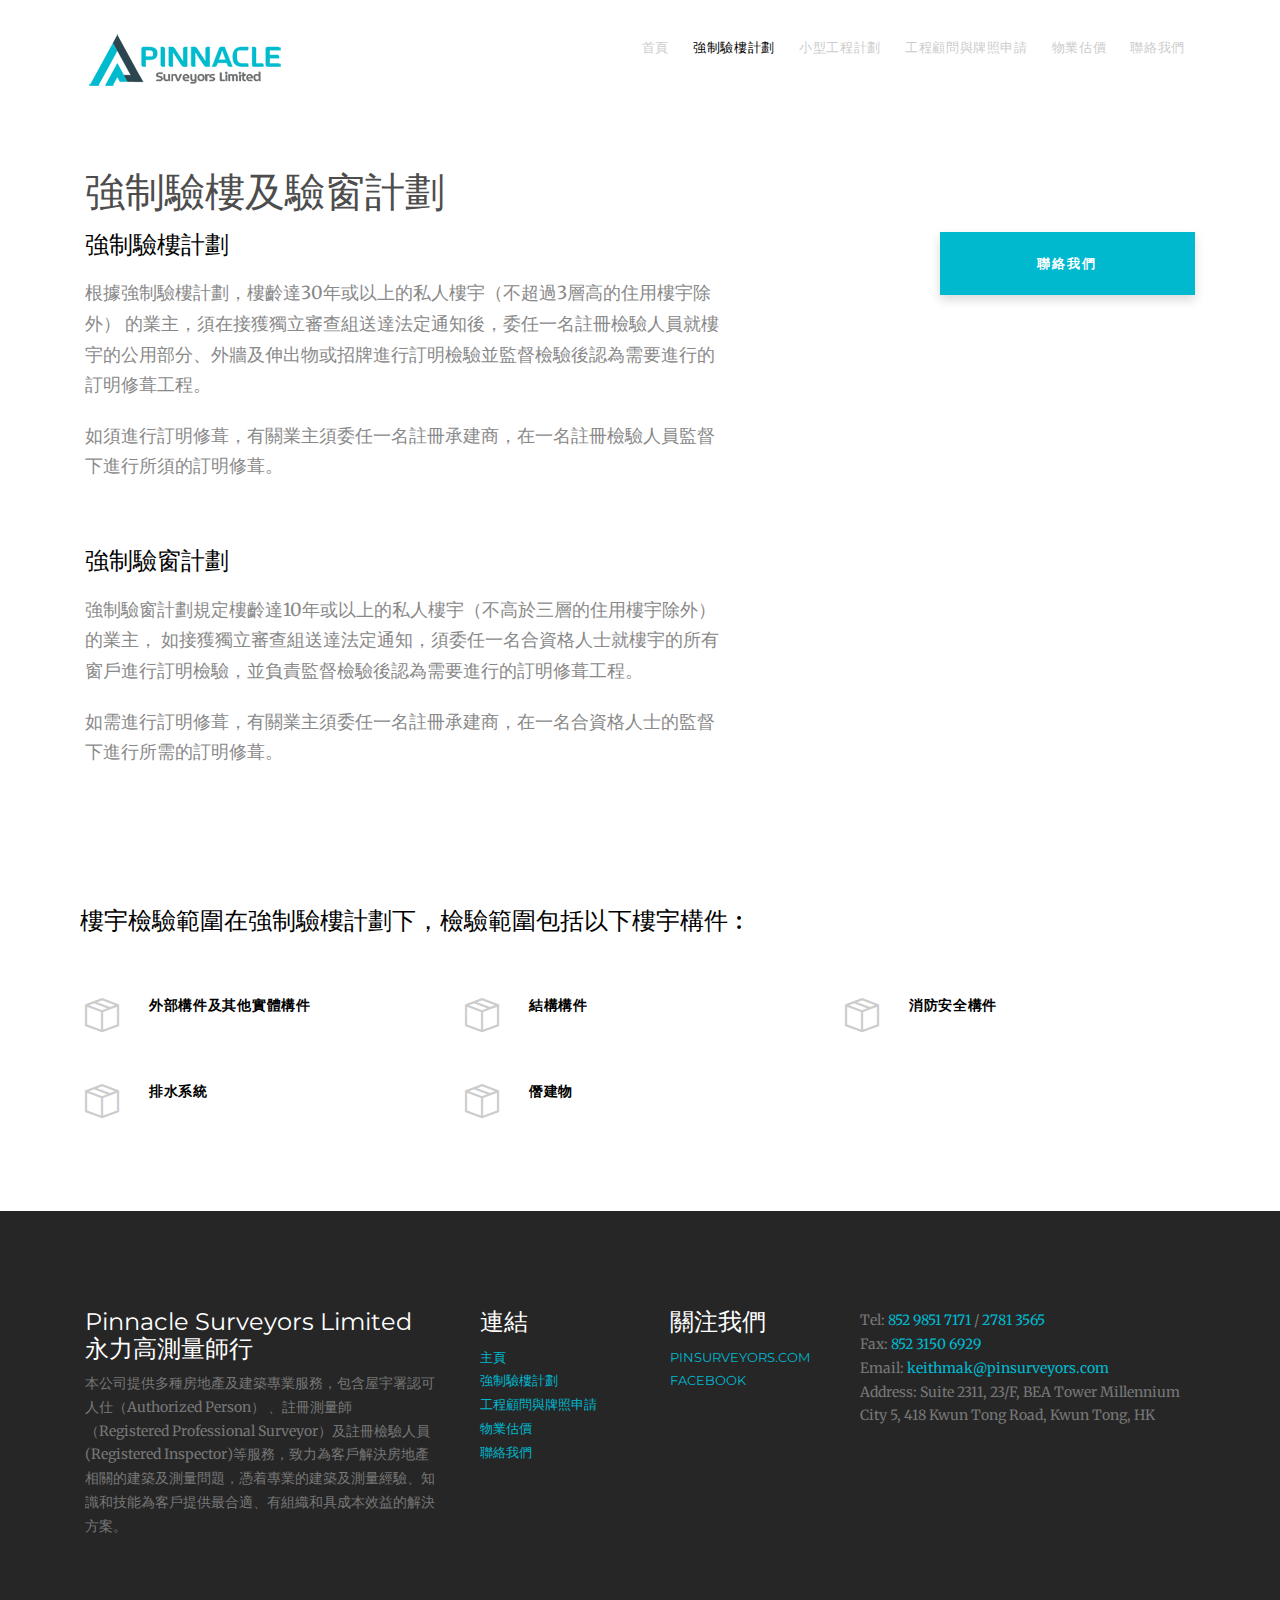
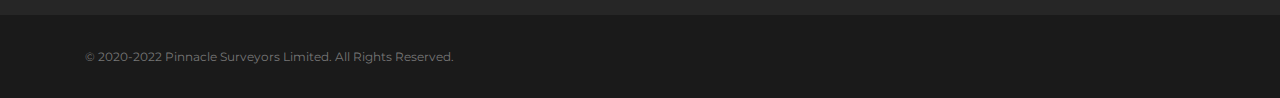
<file: mbis.html>
<!DOCTYPE HTML>

<html>
	<head>
	<meta charset="utf-8">
	<meta http-equiv="X-UA-Compatible" content="IE=edge">
	<title>Pinnacle Surveyors 永力高測量師行</title>
	<meta name="viewport" content="width=device-width, initial-scale=1">
	<meta name="keywords" content="強制驗樓, 小型工程, 工程顧問, 牌照申請, 物業估價" />

  	<!-- Facebook and Twitter integration -->
	<meta property="og:title" content=""/>
	<meta property="og:image" content=""/>
	<meta property="og:url" content=""/>
	<meta property="og:site_name" content=""/>
	<meta property="og:description" content=""/>
	<meta name="twitter:title" content="" />
	<meta name="twitter:image" content="" />
	<meta name="twitter:url" content="" />
	<meta name="twitter:card" content="" />

	<link href="https://fonts.googleapis.com/css?family=Merriweather:300,400|Montserrat:400,700" rel="stylesheet">
	
	<!-- Animate.css -->
	<link rel="stylesheet" href="css/animate.css">
	<!-- Icomoon Icon Fonts-->
	<link rel="stylesheet" href="css/icomoon.css">
	<!-- Themify Icons-->
	<link rel="stylesheet" href="css/themify-icons.css">
	<!-- Bootstrap  -->
	<link rel="stylesheet" href="css/bootstrap.css">

	<!-- Owl Carousel  -->
	<link rel="stylesheet" href="css/owl.carousel.min.css">
	<link rel="stylesheet" href="css/owl.theme.default.min.css">

	<!-- Theme style  -->
	<link rel="stylesheet" href="css/style.css">

	<!-- Modernizr JS -->
	<script src="js/modernizr-2.6.2.min.js"></script>
	<!-- FOR IE9 below -->
	<!--[if lt IE 9]>
	<script src="js/respond.min.js"></script>
	<![endif]-->

	</head>
	<body>
		
	<div class="gtco-loader"></div>
	
	<div id="page">

		<nav class="gtco-nav" role="navigation">
			<div class="gtco-container">
				
				<div class="row">
					<div class="col-sm-2 col-xs-12">
						<div id="gtco-logo"><a href="index.html"><img src="images/logo.png" width="200" height="60" alt=""/></div>
					</div>
					<div class="col-xs-10 text-right menu-1">
						<ul>
							<li><a href="index.html">首頁</a></li>
							<li class="active"><a href="mbis.html">強制驗樓計劃</a></li>
							<li><a href="minorworks.html">小型工程計劃</a></li>
							<li><a href="consult.html">工程顧問與牌照申請</a></li>
							<li><a href="valuation.html">物業估價</a></li>
							<li><a href="contact.html">聯絡我們</a></li>
						</ul>
					</div>
				</div>
				
			</div>
		</nav>

		

		<div class="gtco-section gtco-services">
			<div class="gtco-container">
				<div class="row gtco-heading">
					<div class="col-md-7 text-left">
					  <h2>強制驗樓及驗窗計劃</h2>
					  <h3>強制驗樓計劃</h3>
						  <p>根據強制驗樓計劃，樓齡達30年或以上的私人樓宇（不超過3層高的住用樓宇除外） 的業主，須在接獲獨立審查組送達法定通知後，委任一名註冊檢驗人員就樓宇的公用部分、外牆及伸出物或招牌進行訂明檢驗並監督檢驗後認為需要進行的訂明修葺工程。					  </p>
					  <p>如須進行訂明修葺，有關業主須委任一名註冊承建商，在一名註冊檢驗人員監督下進行所須的訂明修葺。 </p>
						  <h3>&nbsp;</h3>
						  <h3>強制驗窗計劃</h3>
                          <p>強制驗窗計劃規定樓齡達10年或以上的私人樓宇（不高於三層的住用樓宇除外）的業主， 如接獲獨立審查組送達法定通知，須委任一名合資格人士就樓宇的所有窗戶進行訂明檢驗，並負責監督檢驗後認為需要進行的訂明修葺工程。
</p>
                          <p>如需進行訂明修葺，有關業主須委任一名註冊承建商，在一名合資格人士的監督下進行所需的訂明修葺。 </p>
                          <p>&nbsp;</p>
					</div>
					<div class="col-md-3 col-md-push-2 text-center">
						<p class="mt-md"><a href="contact.html" class="btn btn-special btn-block">聯絡我們</a></p>
					</div>
				</div>
				<div class="row">
					<h3 style="padding-left: 10px">樓宇檢驗範圍在強制驗樓計劃下，檢驗範圍包括以下樓宇構件︰</h3>
				  <p>&nbsp;</p>
				  <div class="col-md-4 col-sm-6 col-xs-12">
						<div class="feature-left">
							<i class="ti-package icon"></i>
							<div class="copy">
								<h3>外部構件及其他實體構件</h3>
							
							</div>
						</div>
					</div>
					<div class="col-md-4 col-sm-6 col-xs-12">
						<div class="feature-left">
							<i class="ti-package icon"></i>
							<div class="copy">
								<h3>結構構件</h3>
								
							</div>
						</div>
					</div>
					
					<div class="clearfix visible-sm-block"></div>

					<div class="col-md-4 col-sm-6 col-xs-12">
						<div class="feature-left">
							<i class="ti-package icon"></i>
							<div class="copy">
								<h3>消防安全構件</h3>
								
							</div>
						</div>
					</div>
					
					<div class="clearfix visible-md-block"></div>

					<div class="col-md-4 col-sm-6 col-xs-12">
						<div class="feature-left">
							<i class="ti-package icon"></i>
							<div class="copy">
								<h3>排水系統</h3>
								
							</div>
						</div>
					</div>

					<div class="clearfix visible-sm-block"></div>

					<div class="col-md-4 col-sm-6 col-xs-12">
						<div class="feature-left">
							<i class="ti-package icon"></i>
							<div class="copy">
								<h3>僭建物</h3>
								
							</div>
						</div>
					</div>

			  </div>
			</div>
		</div>
		<!-- Services --><!-- END  -->

		<footer id="gtco-footer" class="gtco-section" role="contentinfo">
			<div class="gtco-container">
				<div class="row row-pb-md">
					<div class="col-md-4 gtco-widget gtco-footer-paragraph">
					  <h3>Pinnacle Surveyors Limited<br>
				      永力高測量師行</h3>
						<p>本公司提供多種房地產及建築專業服務，包含屋宇署認可人仕（Authorized Person） 、註冊測量師（Registered Professional Surveyor）及註冊檢驗人員(Registered Inspector)等服務，致力為客戶解決房地產相關的建築及測量問題，憑着專業的建築及測量經驗、知識和技能為客戶提供最合適、有組織和具成本效益的解決方案。</p>
					</div>
					<div class="col-md-4">
						<div class="row">
							<div class="col-md-6 gtco-footer-link">
								<h3>連結</h3>
								<ul class="gtco-list-link">
									<li><a href="index.html">主頁</a></li>
									<li><a href="mbis.html">強制驗樓計劃</a></li>
									<li><a href="consult.html">工程顧問與牌照申請</a></li>
									<li><a href="valuation.html">物業估價</a></li>
									<li><a href="contact.html">聯絡我們</a></li>
								</ul>
							</div>
							<div class="col-md-6 gtco-footer-link">
								<h3>關注我們</h3>
								<ul class="gtco-list-link">
									<li><a href="http://www.pinsurveyors.com">pinsurveyors.com</a></li>
									<li><a href="http://fb.me/pinsurveyors">Facebook</a></li>
								</ul>
							</div>
						</div>
					</div>
					<div class="col-md-4 gtco-footer-subscribe">
						<p>Tel: <a href="tel://85298517171">852 9851 7171</a> / <a href="tel://8522781 3565">2781 3565</a><br>
							Fax: <a href="tel://85231506929">852 3150 6929</a><br>
							Email: <a href="mailto:keithmak@pinsurveyors.com">keithmak@pinsurveyors.com</a><br>
						Address: Suite 2311, 23/F, BEA Tower Millennium City 5, 418 Kwun Tong Road, Kwun Tong, HK</p>
					</div>
				</div>
			</div>
			<div class="gtco-copyright">
				<div class="gtco-container">
					<div class="row">
						<div class="col-md-6 text-left">
							<p><small>&copy; 2020-2022 Pinnacle Surveyors Limited. All Rights Reserved. </small></p>
						</div>
						<div class="col-md-6 text-right">
							
						</div>
					</div>
				</div>
			</div>
		</footer>
		<!-- END footer -->

	</div>

	<div class="gototop js-top">
		<a href="#" class="js-gotop"><i class="icon-arrow-up"></i></a>
	</div>
	
	<!-- jQuery -->
	<script src="js/jquery.min.js"></script>
	<!-- jQuery Easing -->
	<script src="js/jquery.easing.1.3.js"></script>
	<!-- Bootstrap -->
	<script src="js/bootstrap.min.js"></script>
	<!-- Waypoints -->
	<script src="js/jquery.waypoints.min.js"></script>
	<!-- Carousel -->
	<script src="js/owl.carousel.min.js"></script>
	<!-- Main -->
	<script src="js/main.js"></script>

	</body>
</html>
</file>
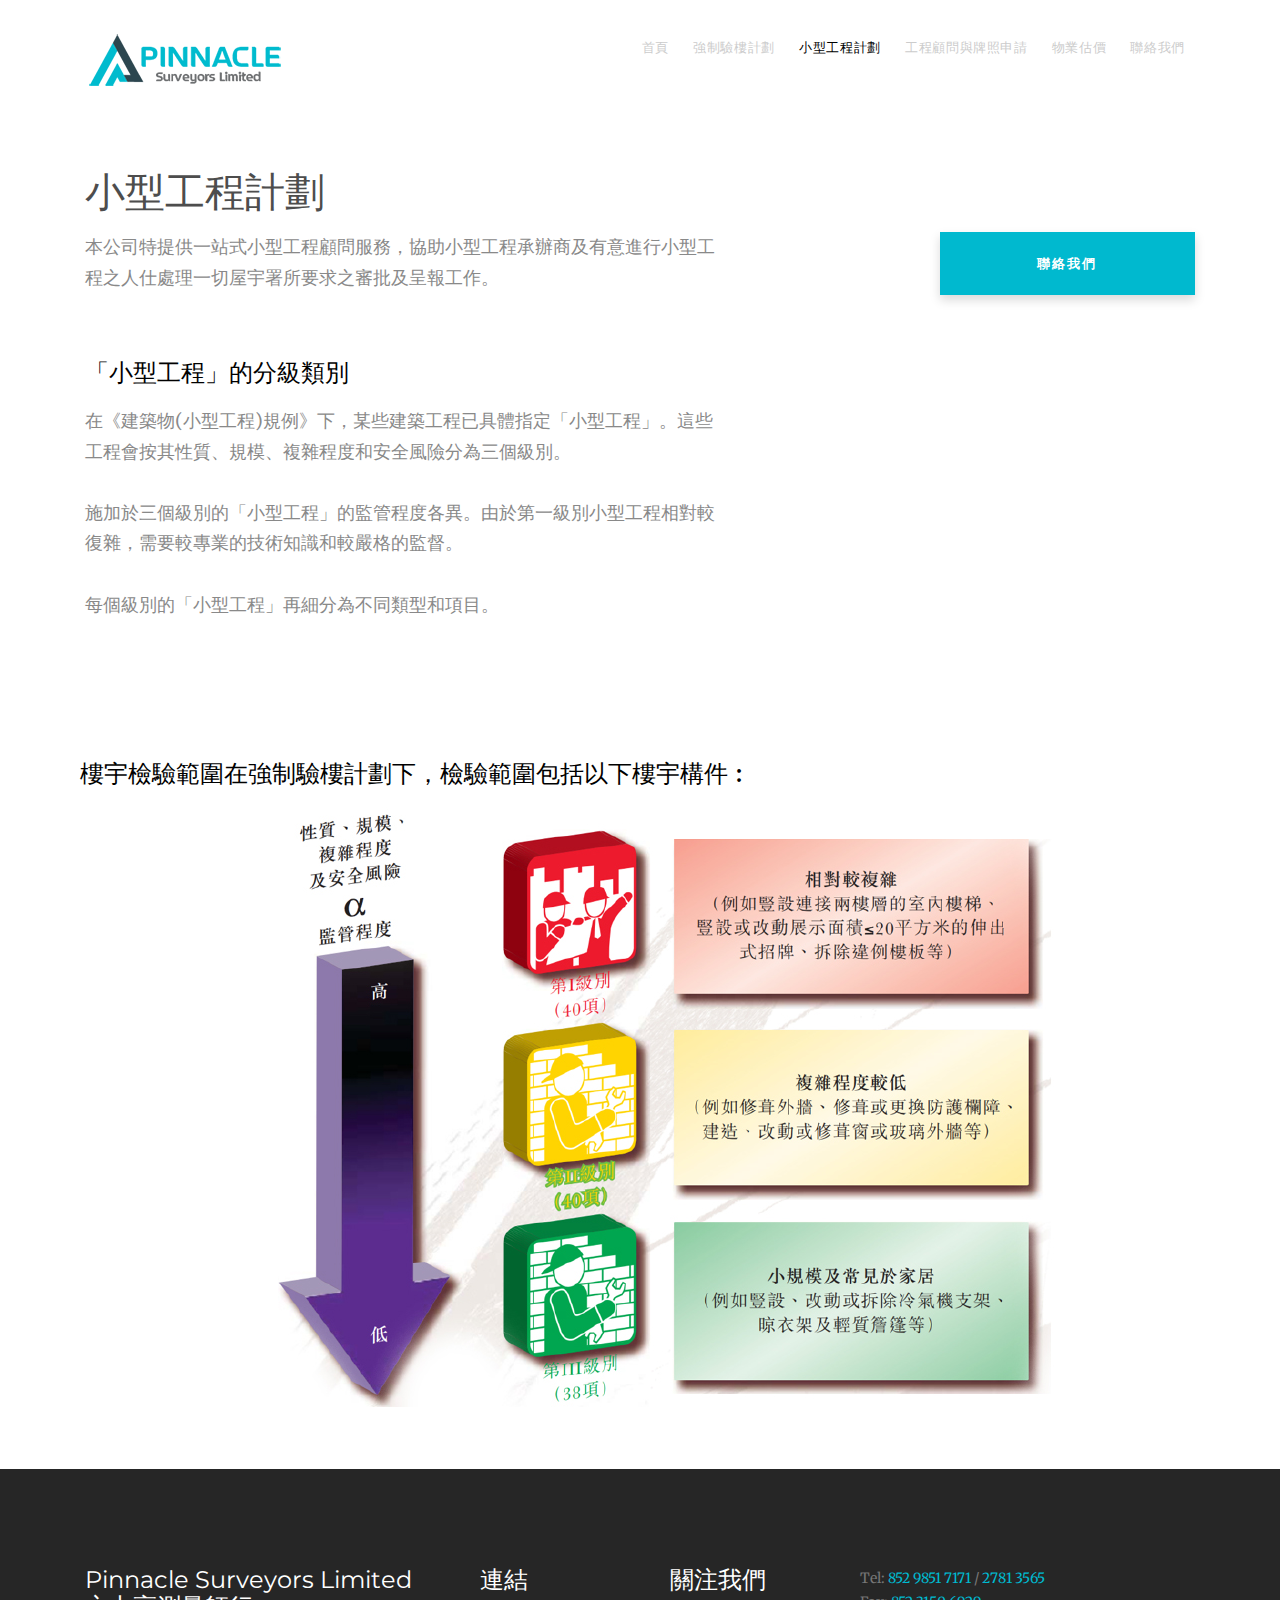
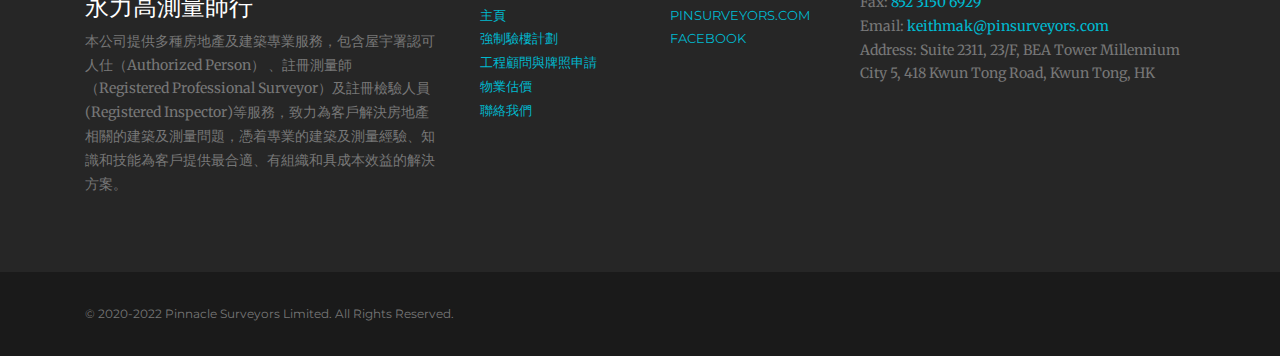
<file: minorworks.html>
<!DOCTYPE HTML>

<html>
	<head>
	<meta charset="utf-8">
	<meta http-equiv="X-UA-Compatible" content="IE=edge">
	<title>Pinnacle Surveyors 永力高測量師行</title>
	<meta name="viewport" content="width=device-width, initial-scale=1">
	<meta name="keywords" content="強制驗樓, 小型工程, 工程顧問, 牌照申請, 物業估價" />

  	<!-- Facebook and Twitter integration -->
	<meta property="og:title" content=""/>
	<meta property="og:image" content=""/>
	<meta property="og:url" content=""/>
	<meta property="og:site_name" content=""/>
	<meta property="og:description" content=""/>
	<meta name="twitter:title" content="" />
	<meta name="twitter:image" content="" />
	<meta name="twitter:url" content="" />
	<meta name="twitter:card" content="" />

	<link href="https://fonts.googleapis.com/css?family=Merriweather:300,400|Montserrat:400,700" rel="stylesheet">
	
	<!-- Animate.css -->
	<link rel="stylesheet" href="css/animate.css">
	<!-- Icomoon Icon Fonts-->
	<link rel="stylesheet" href="css/icomoon.css">
	<!-- Themify Icons-->
	<link rel="stylesheet" href="css/themify-icons.css">
	<!-- Bootstrap  -->
	<link rel="stylesheet" href="css/bootstrap.css">

	<!-- Owl Carousel  -->
	<link rel="stylesheet" href="css/owl.carousel.min.css">
	<link rel="stylesheet" href="css/owl.theme.default.min.css">

	<!-- Theme style  -->
	<link rel="stylesheet" href="css/style.css">

	<!-- Modernizr JS -->
	<script src="js/modernizr-2.6.2.min.js"></script>
	<!-- FOR IE9 below -->
	<!--[if lt IE 9]>
	<script src="js/respond.min.js"></script>
	<![endif]-->

	</head>
	<body>
		
	<div class="gtco-loader"></div>
	
	<div id="page">

		<nav class="gtco-nav" role="navigation">
			<div class="gtco-container">
				
				<div class="row">
					<div class="col-sm-2 col-xs-12">
						<div id="gtco-logo"><a href="index.html"><img src="images/logo.png" width="200" height="60" alt=""/></div>
					</div>
					<div class="col-xs-10 text-right menu-1">
						<ul>
							<li><a href="index.html">首頁</a></li>
							<li><a href="mbis.html">強制驗樓計劃</a></li>
							<li class="active"><a href="minorworks.html">小型工程計劃</a></li>
							<li><a href="consult.html">工程顧問與牌照申請</a></li>
							<li><a href="valuation.html">物業估價</a></li>
							<li><a href="contact.html">聯絡我們</a></li>
						</ul>
					</div>
				</div>
				
			</div>
		</nav>

		

		<div class="gtco-section gtco-services">
			<div class="gtco-container">
				<div class="row gtco-heading">
					<div class="col-md-7 text-left">
					  <h2>小型工程計劃</h2>
						  <p>本公司特提供一站式小型工程顧問服務，協助小型工程承辦商及有意進行小型工程之人仕處理一切屋宇署所要求之審批及呈報工作。</p>
					  <h3>&nbsp;</h3>
						  <h3>「小型工程」的分級類別</h3>
                          <p>在《建築物(小型工程)規例》下，某些建築工程已具體指定「小型工程」。這些工程會按其性質、規模、複雜程度和安全風險分為三個級別。<br>
                            <br>
                            施加於三個級別的「小型工程」的監管程度各異。由於第一級別小型工程相對較復雜，需要較專業的技術知識和較嚴格的監督。<br>
                            <br>
                          每個級別的「小型工程」再細分為不同類型和項目。                          </p>
                          <p>&nbsp;</p>
					</div>
					<div class="col-md-3 col-md-push-2 text-center">
						<p class="mt-md"><a href="contact.html" class="btn btn-special btn-block">聯絡我們</a></p>
					</div>
				</div>
				<div class="row">
					<h3 style="padding-left: 10px">樓宇檢驗範圍在強制驗樓計劃下，檢驗範圍包括以下樓宇構件︰</h3>
				  <p><img src="images/img01.jpg" width="100%" alt=""/></p>
				  <div class="clearfix visible-sm-block"></div>
					<div class="clearfix visible-md-block"></div>
					<div class="clearfix visible-sm-block"></div>
			  </div>
			</div>
		</div>
		<!-- Services --><!-- END  -->

		<footer id="gtco-footer" class="gtco-section" role="contentinfo">
			<div class="gtco-container">
				<div class="row row-pb-md">
					<div class="col-md-4 gtco-widget gtco-footer-paragraph">
					  <h3>Pinnacle Surveyors Limited<br>
				      永力高測量師行</h3>
						<p>本公司提供多種房地產及建築專業服務，包含屋宇署認可人仕（Authorized Person） 、註冊測量師（Registered Professional Surveyor）及註冊檢驗人員(Registered Inspector)等服務，致力為客戶解決房地產相關的建築及測量問題，憑着專業的建築及測量經驗、知識和技能為客戶提供最合適、有組織和具成本效益的解決方案。</p>
					</div>
					<div class="col-md-4">
						<div class="row">
							<div class="col-md-6 gtco-footer-link">
								<h3>連結</h3>
								<ul class="gtco-list-link">
									<li><a href="index.html">主頁</a></li>
									<li><a href="mbis.html">強制驗樓計劃</a></li>
									<li><a href="consult.html">工程顧問與牌照申請</a></li>
									<li><a href="valuation.html">物業估價</a></li>
									<li><a href="contact.html">聯絡我們</a></li>
								</ul>
							</div>
							<div class="col-md-6 gtco-footer-link">
								<h3>關注我們</h3>
								<ul class="gtco-list-link">
									<li><a href="http://www.pinsurveyors.com">pinsurveyors.com</a></li>
									<li><a href="http://fb.me/pinsurveyors">Facebook</a></li>
								</ul>
							</div>
						</div>
					</div>
					<div class="col-md-4 gtco-footer-subscribe">
						<p>Tel: <a href="tel://85298517171">852 9851 7171</a> / <a href="tel://8522781 3565">2781 3565</a><br>
							Fax: <a href="tel://85231506929">852 3150 6929</a><br>
							Email: <a href="mailto:keithmak@pinsurveyors.com">keithmak@pinsurveyors.com</a><br>
						Address: Suite 2311, 23/F, BEA Tower Millennium City 5, 418 Kwun Tong Road, Kwun Tong, HK</p>
					</div>
				</div>
			</div>
			<div class="gtco-copyright">
				<div class="gtco-container">
					<div class="row">
						<div class="col-md-6 text-left">
							<p><small>&copy; 2020-2022 Pinnacle Surveyors Limited. All Rights Reserved. </small></p>
						</div>
						<div class="col-md-6 text-right">
							
						</div>
					</div>
				</div>
			</div>
		</footer>
		<!-- END footer -->

	</div>

	<div class="gototop js-top">
		<a href="#" class="js-gotop"><i class="icon-arrow-up"></i></a>
	</div>
	
	<!-- jQuery -->
	<script src="js/jquery.min.js"></script>
	<!-- jQuery Easing -->
	<script src="js/jquery.easing.1.3.js"></script>
	<!-- Bootstrap -->
	<script src="js/bootstrap.min.js"></script>
	<!-- Waypoints -->
	<script src="js/jquery.waypoints.min.js"></script>
	<!-- Carousel -->
	<script src="js/owl.carousel.min.js"></script>
	<!-- Main -->
	<script src="js/main.js"></script>

	</body>
</html>
</file>
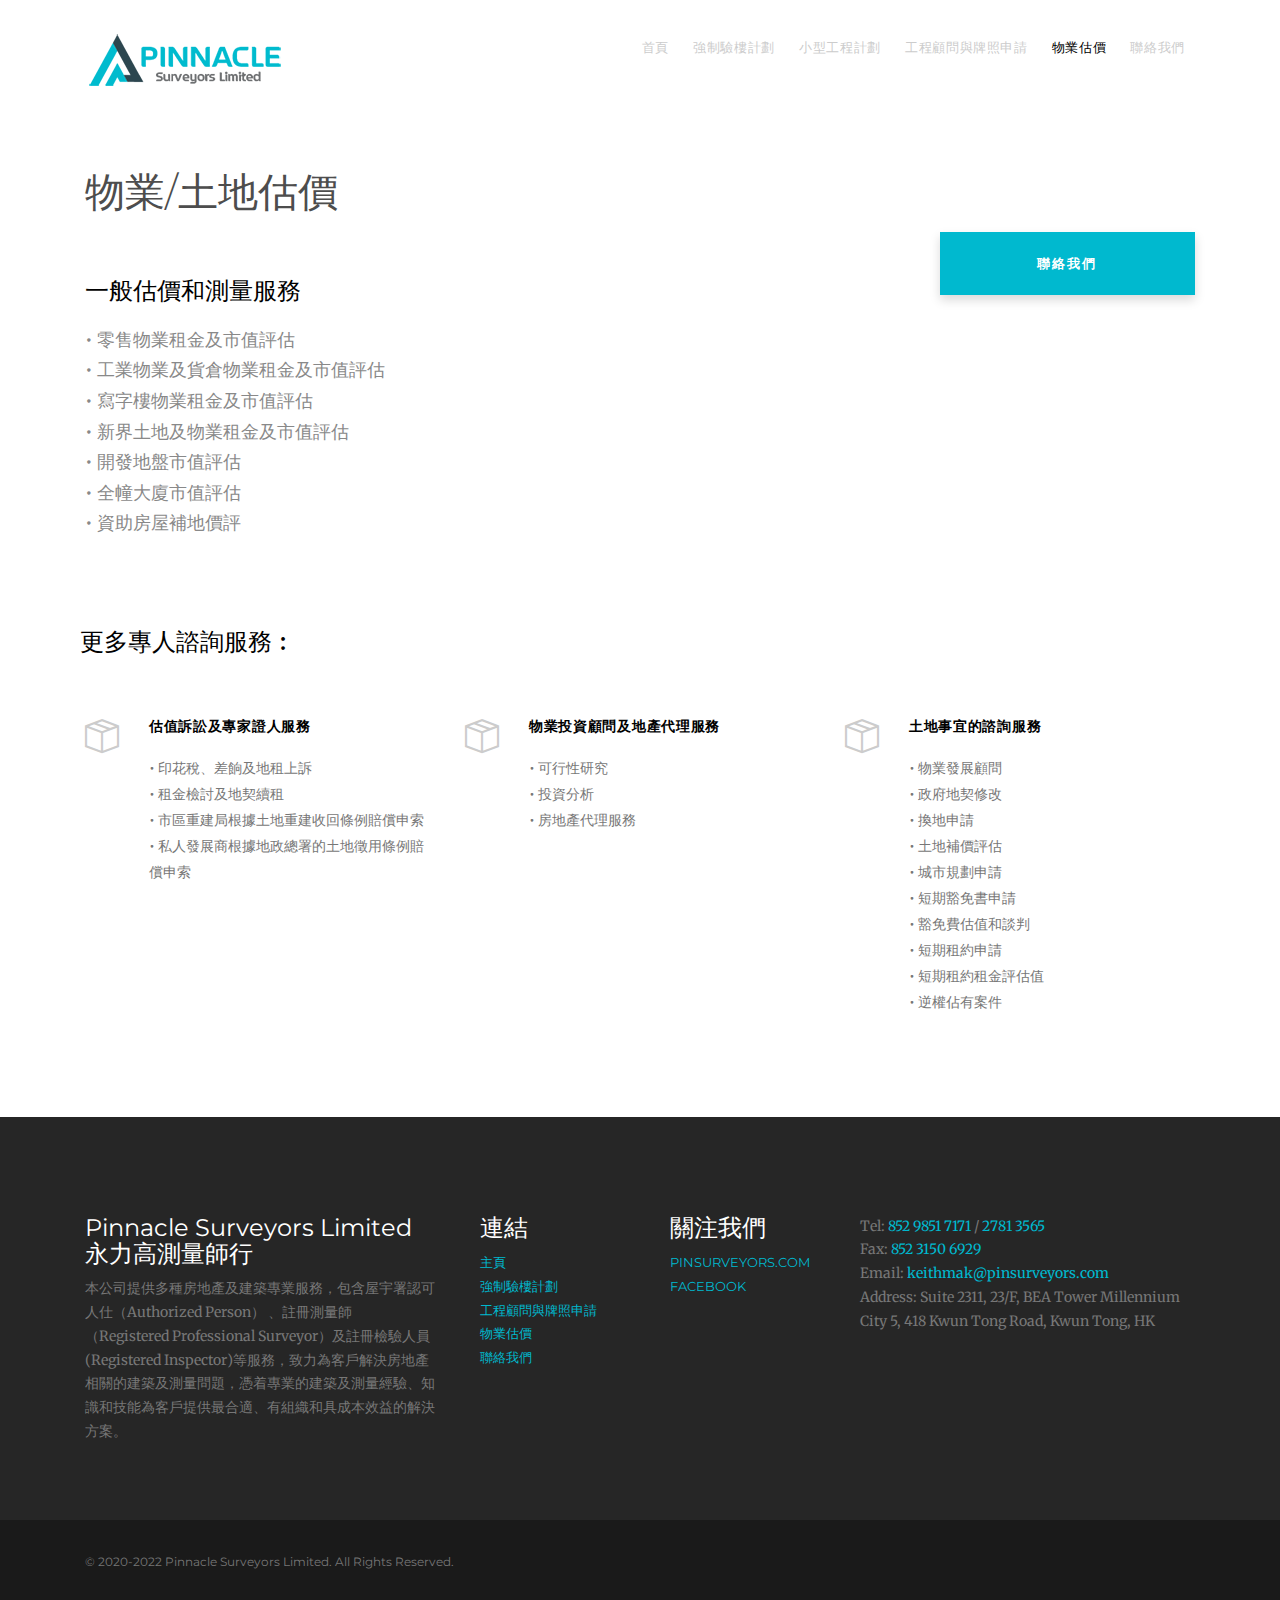
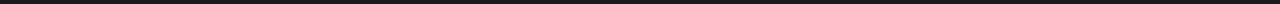
<file: valuation.html>
<!DOCTYPE HTML>

<html>
	<head>
	<meta charset="utf-8">
	<meta http-equiv="X-UA-Compatible" content="IE=edge">
	<title>Pinnacle Surveyors 永力高測量師行</title>
	<meta name="viewport" content="width=device-width, initial-scale=1">
	<meta name="keywords" content="強制驗樓, 小型工程, 工程顧問, 牌照申請, 物業估價" />

  	<!-- Facebook and Twitter integration -->
	<meta property="og:title" content=""/>
	<meta property="og:image" content=""/>
	<meta property="og:url" content=""/>
	<meta property="og:site_name" content=""/>
	<meta property="og:description" content=""/>
	<meta name="twitter:title" content="" />
	<meta name="twitter:image" content="" />
	<meta name="twitter:url" content="" />
	<meta name="twitter:card" content="" />

	<link href="https://fonts.googleapis.com/css?family=Merriweather:300,400|Montserrat:400,700" rel="stylesheet">
	
	<!-- Animate.css -->
	<link rel="stylesheet" href="css/animate.css">
	<!-- Icomoon Icon Fonts-->
	<link rel="stylesheet" href="css/icomoon.css">
	<!-- Themify Icons-->
	<link rel="stylesheet" href="css/themify-icons.css">
	<!-- Bootstrap  -->
	<link rel="stylesheet" href="css/bootstrap.css">

	<!-- Owl Carousel  -->
	<link rel="stylesheet" href="css/owl.carousel.min.css">
	<link rel="stylesheet" href="css/owl.theme.default.min.css">

	<!-- Theme style  -->
	<link rel="stylesheet" href="css/style.css">

	<!-- Modernizr JS -->
	<script src="js/modernizr-2.6.2.min.js"></script>
	<!-- FOR IE9 below -->
	<!--[if lt IE 9]>
	<script src="js/respond.min.js"></script>
	<![endif]-->

	</head>
	<body>
		
	<div class="gtco-loader"></div>
	
	<div id="page">

		<nav class="gtco-nav" role="navigation">
			<div class="gtco-container">
				
				<div class="row">
					<div class="col-sm-2 col-xs-12">
						<div id="gtco-logo"><a href="index.html"><img src="images/logo.png" width="200" height="60" alt=""/></div>
					</div>
					<div class="col-xs-10 text-right menu-1">
						<ul>
							<li><a href="index.html">首頁</a></li>
							<li><a href="mbis.html">強制驗樓計劃</a></li>
							<li><a href="minorworks.html">小型工程計劃</a></li>
							<li><a href="consult.html">工程顧問與牌照申請</a></li>
							<li class="active"><a href="valuation.html">物業估價</a></li>
							<li><a href="contact.html">聯絡我們</a></li>
						</ul>
					</div>
				</div>
				
			</div>
		</nav>

		

		<div class="gtco-section gtco-services">
			<div class="gtco-container">
				<div class="row gtco-heading">
					<div class="col-md-7 text-left">
					  <h2>物業/土地估價</h2>
					  <h3>&nbsp;</h3>
					  <h3>一般估價和測量服務</h3>
                      <p>• 零售物業租金及市值評估<br>
• 工業物業及貨倉物業租金及市值評估<br>
• 寫字樓物業租金及市值評估<br>
• 新界土地及物業租金及市值評估<br>
• 開發地盤市值評估<br>
• 全幢大廈市值評估<br>
• 資助房屋補地價評<br></p>
					</div>
					<div class="col-md-3 col-md-push-2 text-center">
						<p class="mt-md"><a href="contact.html" class="btn btn-special btn-block">聯絡我們</a></p>
					</div>
				</div>
				<div class="row">
				  <h3 style="padding-left: 10px">更多專人諮詢服務︰</h3>
				  <p>&nbsp;</p>
				  <div class="col-md-4 col-sm-6 col-xs-12">
				    <div class="feature-left"> <i class="ti-package icon"></i>
				      <div class="copy">
				        <h3>估值訴訟及專家證人服務</h3>
					    <p>• 印花稅、差餉及地租上訴<br>
• 租金檢討及地契續租<br>
• 市區重建局根據土地重建收回條例賠償申索<br>
• 私人發展商根據地政總署的土地徵用條例賠償申索
</p>
			          </div>
			        </div>
			      </div>
				  <div class="col-md-4 col-sm-6 col-xs-12">
				    <div class="feature-left"> <i class="ti-package icon"></i>
				      <div class="copy">
				        <h3>物業投資顧問及地產代理服務</h3>
				        <p>• 可行性研究<br>
• 投資分析<br>
• 房地產代理服務
</p>
			          </div>
			        </div>
			      </div>
				  <div class="clearfix visible-sm-block"></div>
				  <div class="col-md-4 col-sm-6 col-xs-12">
				    <div class="feature-left"> <i class="ti-package icon"></i>
				      <div class="copy">
				        <h3>土地事宜的諮詢服務</h3>
				        <p>• 物業發展顧問<br>
• 政府地契修改<br>
• 換地申請<br>
• 土地補價評估<br>
• 城市規劃申請<br>
• 短期豁免書申請<br>
• 豁免費估值和談判<br>
• 短期租約申請<br>
• 短期租約租金評估值<br>
• 逆權佔有案件<br>
</p>
			          </div>
			        </div>
			      </div>
				  <div class="clearfix visible-md-block"></div>
			  </div>
			</div>
		</div>
		<!-- Services --><!-- END  -->

		<footer id="gtco-footer" class="gtco-section" role="contentinfo">
			<div class="gtco-container">
				<div class="row row-pb-md">
					<div class="col-md-4 gtco-widget gtco-footer-paragraph">
					  <h3>Pinnacle Surveyors Limited<br>
				      永力高測量師行</h3>
						<p>本公司提供多種房地產及建築專業服務，包含屋宇署認可人仕（Authorized Person） 、註冊測量師（Registered Professional Surveyor）及註冊檢驗人員(Registered Inspector)等服務，致力為客戶解決房地產相關的建築及測量問題，憑着專業的建築及測量經驗、知識和技能為客戶提供最合適、有組織和具成本效益的解決方案。</p>
					</div>
					<div class="col-md-4">
						<div class="row">
							<div class="col-md-6 gtco-footer-link">
								<h3>連結</h3>
								<ul class="gtco-list-link">
									<li><a href="index.html">主頁</a></li>
									<li><a href="mbis.html">強制驗樓計劃</a></li>
									<li><a href="consult.html">工程顧問與牌照申請</a></li>
									<li><a href="valuation.html">物業估價</a></li>
									<li><a href="contact.html">聯絡我們</a></li>
								</ul>
							</div>
							<div class="col-md-6 gtco-footer-link">
								<h3>關注我們</h3>
								<ul class="gtco-list-link">
									<li><a href="http://www.pinsurveyors.com">pinsurveyors.com</a></li>
									<li><a href="http://fb.me/pinsurveyors">Facebook</a></li>
								</ul>
							</div>
						</div>
					</div>
					<div class="col-md-4 gtco-footer-subscribe">
						<p>Tel: <a href="tel://85298517171">852 9851 7171</a> / <a href="tel://8522781 3565">2781 3565</a><br>
							Fax: <a href="tel://85231506929">852 3150 6929</a><br>
							Email: <a href="mailto:keithmak@pinsurveyors.com">keithmak@pinsurveyors.com</a><br>
						Address: Suite 2311, 23/F, BEA Tower Millennium City 5, 418 Kwun Tong Road, Kwun Tong, HK</p>
					</div>
				</div>
			</div>
			<div class="gtco-copyright">
				<div class="gtco-container">
					<div class="row">
						<div class="col-md-6 text-left">
							<p><small>&copy; 2020-2022 Pinnacle Surveyors Limited. All Rights Reserved. </small></p>
						</div>
						<div class="col-md-6 text-right">
							
						</div>
					</div>
				</div>
			</div>
		</footer>
		<!-- END footer -->

	</div>

	<div class="gototop js-top">
		<a href="#" class="js-gotop"><i class="icon-arrow-up"></i></a>
	</div>
	
	<!-- jQuery -->
	<script src="js/jquery.min.js"></script>
	<!-- jQuery Easing -->
	<script src="js/jquery.easing.1.3.js"></script>
	<!-- Bootstrap -->
	<script src="js/bootstrap.min.js"></script>
	<!-- Waypoints -->
	<script src="js/jquery.waypoints.min.js"></script>
	<!-- Carousel -->
	<script src="js/owl.carousel.min.js"></script>
	<!-- Main -->
	<script src="js/main.js"></script>

	</body>
</html>
</file>
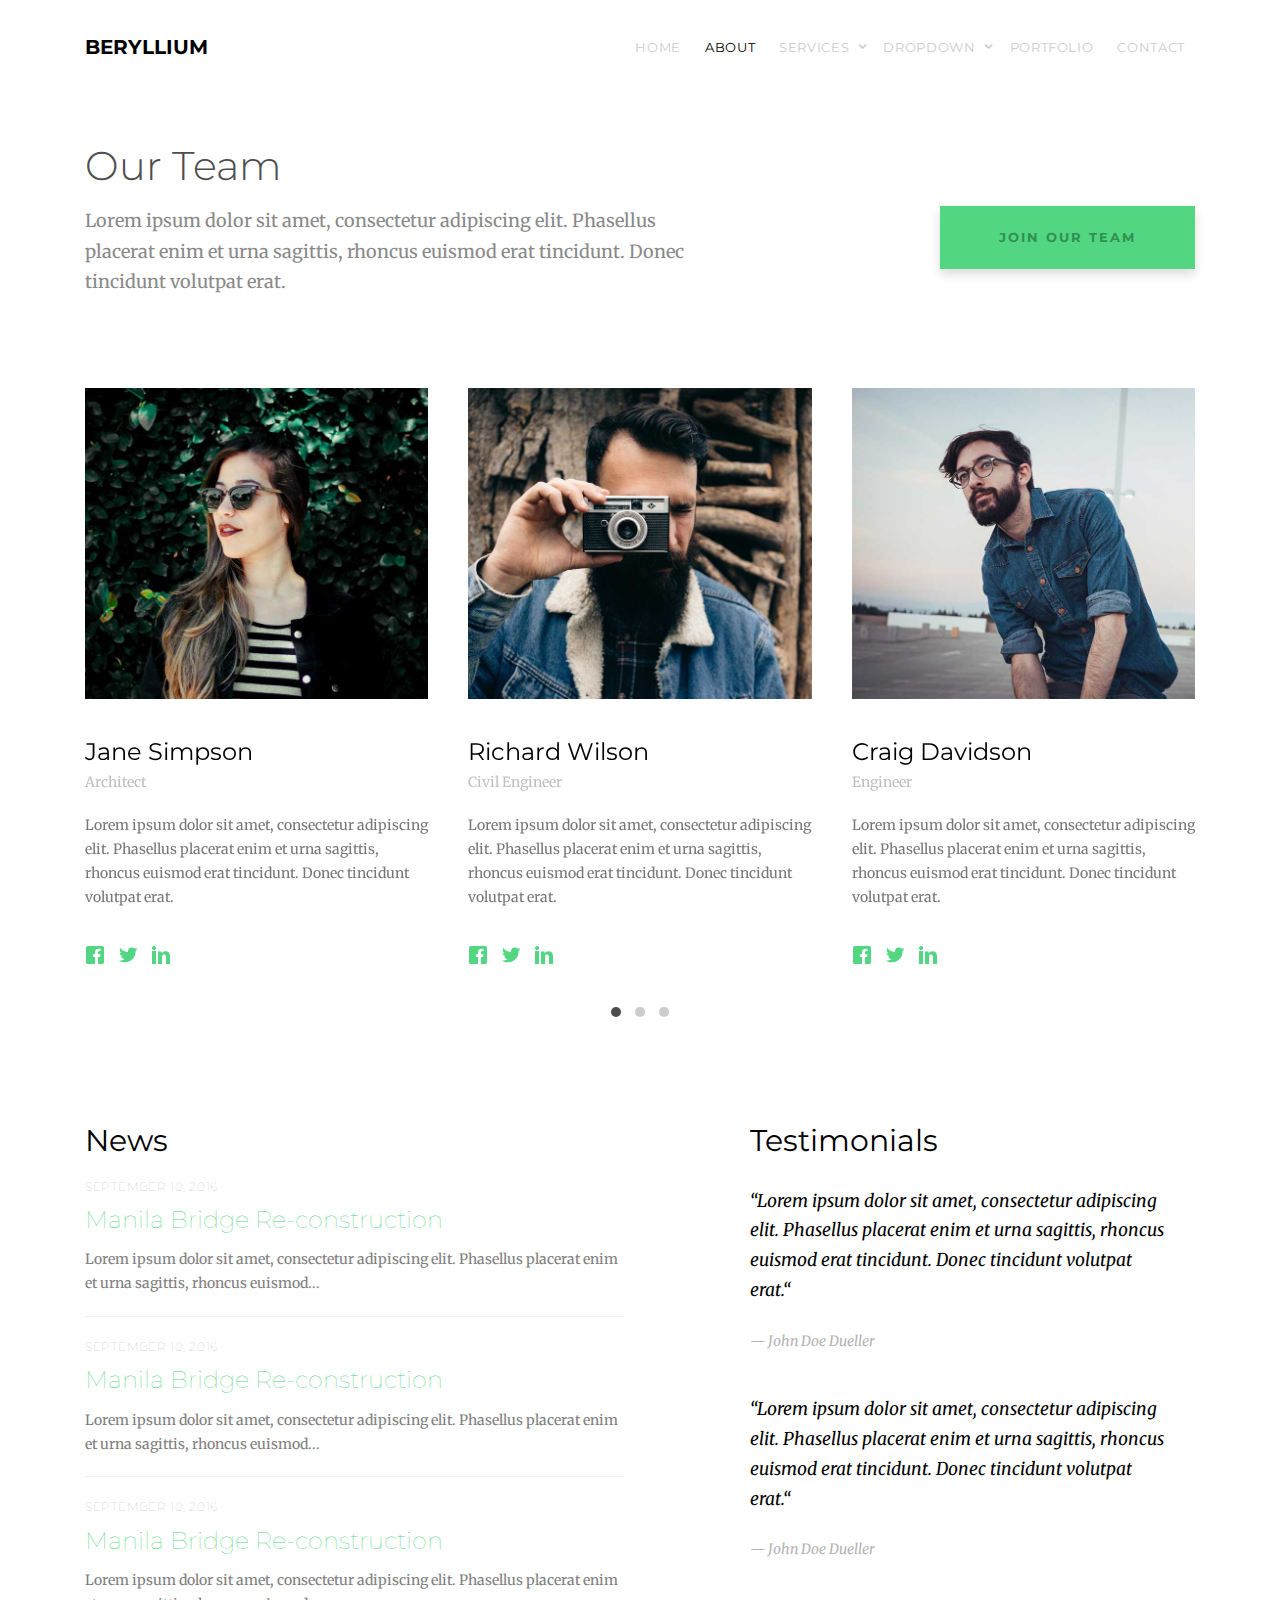
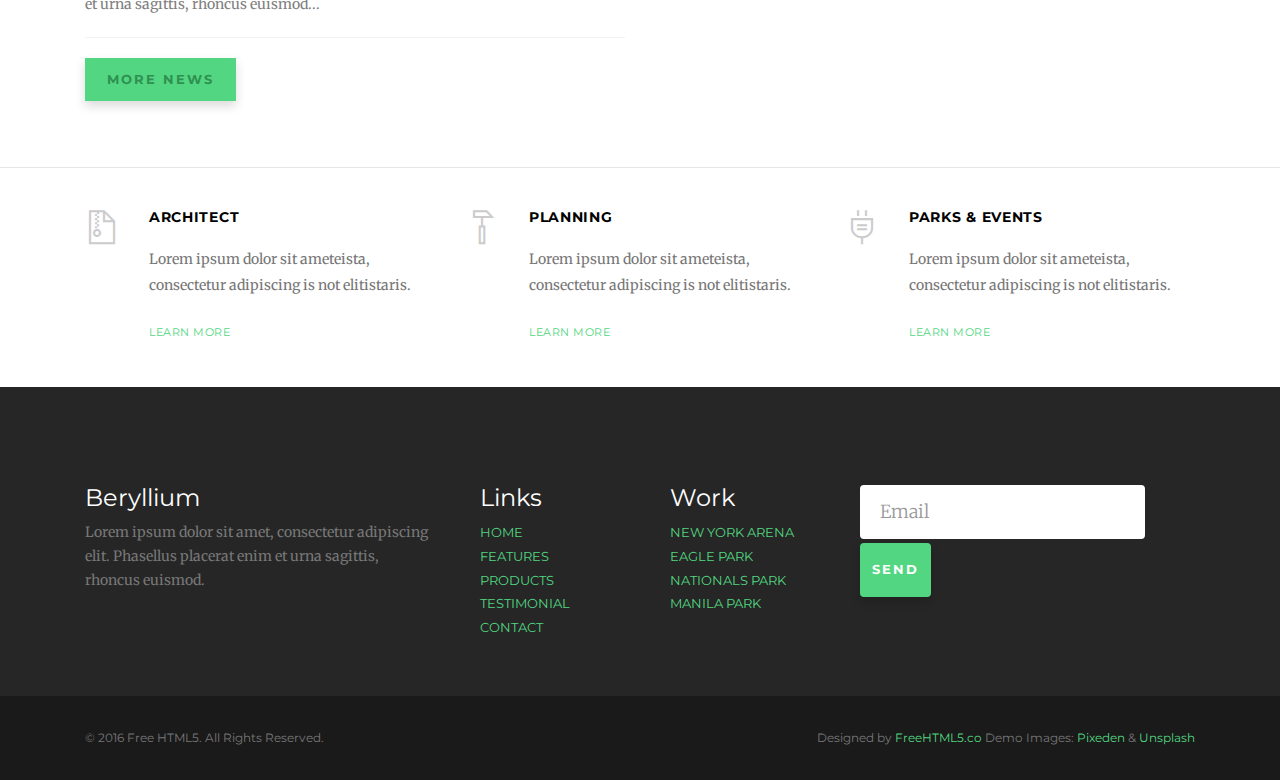
<file: original/about.html>
<!DOCTYPE HTML>
<!--
	Aesthetic by freehtml5.co
	Twitter: http://twitter.com/fh5co
	URL: http://freehtml5.co
-->
<html>
	<head>
	<meta charset="utf-8">
	<meta http-equiv="X-UA-Compatible" content="IE=edge">
	<title>Beryllium &mdash; Free Website Template, Free HTML5 Template by FreeHTML5.co</title>
	<meta name="viewport" content="width=device-width, initial-scale=1">
	<meta name="description" content="Free HTML5 Website Template by FreeHTML5.co" />
	<meta name="keywords" content="free website templates, free html5, free template, free bootstrap, free website template, html5, css3, mobile first, responsive" />
	<meta name="author" content="FreeHTML5.co" />

  	<!-- Facebook and Twitter integration -->
	<meta property="og:title" content=""/>
	<meta property="og:image" content=""/>
	<meta property="og:url" content=""/>
	<meta property="og:site_name" content=""/>
	<meta property="og:description" content=""/>
	<meta name="twitter:title" content="" />
	<meta name="twitter:image" content="" />
	<meta name="twitter:url" content="" />
	<meta name="twitter:card" content="" />

	<link href="https://fonts.googleapis.com/css?family=Merriweather:300,400|Montserrat:400,700" rel="stylesheet">
	
	<!-- Animate.css -->
	<link rel="stylesheet" href="css/animate.css">
	<!-- Icomoon Icon Fonts-->
	<link rel="stylesheet" href="css/icomoon.css">
	<!-- Themify Icons-->
	<link rel="stylesheet" href="css/themify-icons.css">
	<!-- Bootstrap  -->
	<link rel="stylesheet" href="css/bootstrap.css">

	<!-- Owl Carousel  -->
	<link rel="stylesheet" href="css/owl.carousel.min.css">
	<link rel="stylesheet" href="css/owl.theme.default.min.css">

	<!-- Theme style  -->
	<link rel="stylesheet" href="css/style.css">

	<!-- Modernizr JS -->
	<script src="js/modernizr-2.6.2.min.js"></script>
	<!-- FOR IE9 below -->
	<!--[if lt IE 9]>
	<script src="js/respond.min.js"></script>
	<![endif]-->

	</head>
	<body>
		
	<div class="gtco-loader"></div>
	
	<div id="page">

		<nav class="gtco-nav" role="navigation">
			<div class="gtco-container">
				
				<div class="row">
					<div class="col-sm-2 col-xs-12">
						<div id="gtco-logo"><a href="index.html">Beryllium</div>
					</div>
					<div class="col-xs-10 text-right menu-1">
						<ul>
							<li><a href="index.html">Home</a></li>
							<li class="active"><a href="about.html">About</a></li>
							<li class="has-dropdown">
								<a href="services.html">Services</a>
								<ul class="dropdown">
									<li><a href="#">Web Design</a></li>
									<li><a href="#">eCommerce</a></li>
									<li><a href="#">Branding</a></li>
									<li><a href="#">API</a></li>
								</ul>
							</li>
							<li class="has-dropdown">
								<a href="#">Dropdown</a>
								<ul class="dropdown">
									<li><a href="#">HTML5</a></li>
									<li><a href="#">CSS3</a></li>
									<li><a href="#">Sass</a></li>
									<li><a href="#">jQuery</a></li>
								</ul>
							</li>
							<li><a href="portfolio.html">Portfolio</a></li>
							<li><a href="contact.html">Contact</a></li>
						</ul>
					</div>
				</div>
				
			</div>
		</nav>

		

		<div class="gtco-section">
			<div class="gtco-container">
				<div class="row gtco-heading">
					<div class="col-md-7 text-left">
						<h2>Our Team</h2>
						<p>Lorem ipsum dolor sit amet, consectetur adipiscing elit. Phasellus placerat enim et urna sagittis, rhoncus euismod erat tincidunt. Donec tincidunt volutpat erat.</p>
					</div>
					<div class="col-md-3 col-md-push-2 text-center">
						<p class="mt-md"><a href="#" class="btn btn-special btn-block">Join our team</a></p>
					</div>
				</div>
				<div class="row">

					<div class="col-md-12">
						<div class="owl-carousel owl-carousel-carousel">
							<div class="item">
								<div class="gtco-staff">
									<img src="images/staff_1.jpg" alt="" class="img-responsive">
									<h2>Jane Simpson</h2>
									<p class="role">Architect</p>
									<p>Lorem ipsum dolor sit amet, consectetur adipiscing elit. Phasellus placerat enim et urna sagittis, rhoncus euismod erat tincidunt. Donec tincidunt volutpat erat.</p>
									<ul class="fh5co-social">
										<li><a href="#"><i class="icon-facebook"></i></a></li>
										<li><a href="#"><i class="icon-twitter"></i></a></li>
										<li><a href="#"><i class="icon-linkedin"></i></a></li>
									</ul>
								</div>
							</div>
							<div class="item">
								<div class="gtco-staff">
									<img src="images/staff_2.jpg" alt="" class="img-responsive">
									<h2>Richard Wilson</h2>
									<p class="role">Civil Engineer</p>
									<p>Lorem ipsum dolor sit amet, consectetur adipiscing elit. Phasellus placerat enim et urna sagittis, rhoncus euismod erat tincidunt. Donec tincidunt volutpat erat.</p>
									<ul class="fh5co-social">
										<li><a href="#"><i class="icon-facebook"></i></a></li>
										<li><a href="#"><i class="icon-twitter"></i></a></li>
										<li><a href="#"><i class="icon-linkedin"></i></a></li>
									</ul>
								</div>
							</div>
							<div class="item">
								<div class="gtco-staff">
									<img src="images/staff_3.jpg" alt="" class="img-responsive">
									<h2>Craig Davidson</h2>
									<p class="role">Engineer</p>
									<p>Lorem ipsum dolor sit amet, consectetur adipiscing elit. Phasellus placerat enim et urna sagittis, rhoncus euismod erat tincidunt. Donec tincidunt volutpat erat.</p>
									<ul class="fh5co-social">
										<li><a href="#"><i class="icon-facebook"></i></a></li>
										<li><a href="#"><i class="icon-twitter"></i></a></li>
										<li><a href="#"><i class="icon-linkedin"></i></a></li>
									</ul>
								</div>
							</div>

							<div class="item">
								<div class="gtco-staff">
									<img src="images/staff_1.jpg" alt="" class="img-responsive">
									<h2>Jane Simpson</h2>
									<p class="role">Architect</p>
									<p>Lorem ipsum dolor sit amet, consectetur adipiscing elit. Phasellus placerat enim et urna sagittis, rhoncus euismod erat tincidunt. Donec tincidunt volutpat erat.</p>
									<ul class="fh5co-social">
										<li><a href="#"><i class="icon-facebook"></i></a></li>
										<li><a href="#"><i class="icon-twitter"></i></a></li>
										<li><a href="#"><i class="icon-linkedin"></i></a></li>
									</ul>
								</div>
							</div>
							<div class="item">
								<div class="gtco-staff">
									<img src="images/staff_2.jpg" alt="" class="img-responsive">
									<h2>Richard Wilson</h2>
									<p class="role">Civil Engineer</p>
									<p>Lorem ipsum dolor sit amet, consectetur adipiscing elit. Phasellus placerat enim et urna sagittis, rhoncus euismod erat tincidunt. Donec tincidunt volutpat erat.</p>
									<ul class="fh5co-social">
										<li><a href="#"><i class="icon-facebook"></i></a></li>
										<li><a href="#"><i class="icon-twitter"></i></a></li>
										<li><a href="#"><i class="icon-linkedin"></i></a></li>
									</ul>
								</div>
							</div>
							<div class="item">
								<div class="gtco-staff">
									<img src="images/staff_3.jpg" alt="" class="img-responsive">
									<h2>Craig Davidson</h2>
									<p class="role">Engineer</p>
									<p>Lorem ipsum dolor sit amet, consectetur adipiscing elit. Phasellus placerat enim et urna sagittis, rhoncus euismod erat tincidunt. Donec tincidunt volutpat erat.</p>
									<ul class="fh5co-social">
										<li><a href="#"><i class="icon-facebook"></i></a></li>
										<li><a href="#"><i class="icon-twitter"></i></a></li>
										<li><a href="#"><i class="icon-linkedin"></i></a></li>
									</ul>
								</div>
							</div>
							<div class="item">
								<div class="gtco-staff">
									<img src="images/staff_1.jpg" alt="" class="img-responsive">
									<h2>Jane Simpson</h2>
									<p class="role">Architect</p>
									<p>Lorem ipsum dolor sit amet, consectetur adipiscing elit. Phasellus placerat enim et urna sagittis, rhoncus euismod erat tincidunt. Donec tincidunt volutpat erat.</p>
									<ul class="fh5co-social">
										<li><a href="#"><i class="icon-facebook"></i></a></li>
										<li><a href="#"><i class="icon-twitter"></i></a></li>
										<li><a href="#"><i class="icon-linkedin"></i></a></li>
									</ul>
								</div>
							</div>
							<div class="item">
								<div class="gtco-staff">
									<img src="images/staff_2.jpg" alt="" class="img-responsive">
									<h2>Richard Wilson</h2>
									<p class="role">Civil Engineer</p>
									<p>Lorem ipsum dolor sit amet, consectetur adipiscing elit. Phasellus placerat enim et urna sagittis, rhoncus euismod erat tincidunt. Donec tincidunt volutpat erat.</p>
									<ul class="fh5co-social">
										<li><a href="#"><i class="icon-facebook"></i></a></li>
										<li><a href="#"><i class="icon-twitter"></i></a></li>
										<li><a href="#"><i class="icon-linkedin"></i></a></li>
									</ul>
								</div>
							</div>
							<div class="item">
								<div class="gtco-staff">
									<img src="images/staff_3.jpg" alt="" class="img-responsive">
									<h2>Craig Davidson</h2>
									<p class="role">Engineer</p>
									<p>Lorem ipsum dolor sit amet, consectetur adipiscing elit. Phasellus placerat enim et urna sagittis, rhoncus euismod erat tincidunt. Donec tincidunt volutpat erat.</p>
									<ul class="fh5co-social">
										<li><a href="#"><i class="icon-facebook"></i></a></li>
										<li><a href="#"><i class="icon-twitter"></i></a></li>
										<li><a href="#"><i class="icon-linkedin"></i></a></li>
									</ul>
								</div>
							</div>
						</div>
					</div>
					
				</div>
			</div>
		</div>
		<!-- END .gtco-services -->

		<div class="gtco-section">
			<div class="gtco-container">
				<div class="row">
					<div class="col-md-6 gtco-news">
						<h2>News</h2>	
						<ul>
							<li>
								<a href="#">
									<span class="post-date">September 10, 2016</span>
									<h3>Manila Bridge Re-construction</h3>
									<p>Lorem ipsum dolor sit amet, consectetur adipiscing elit. Phasellus placerat enim et urna sagittis, rhoncus euismod...</p>
								</a>
							</li>

							<li>
								<a href="#">
									<span class="post-date">September 10, 2016</span>
									<h3>Manila Bridge Re-construction</h3>
									<p>Lorem ipsum dolor sit amet, consectetur adipiscing elit. Phasellus placerat enim et urna sagittis, rhoncus euismod...</p>
								</a>
							</li>

							<li>
								<a href="#">
									<span class="post-date">September 10, 2016</span>
									<h3>Manila Bridge Re-construction</h3>
									<p>Lorem ipsum dolor sit amet, consectetur adipiscing elit. Phasellus placerat enim et urna sagittis, rhoncus euismod...</p>
								</a>
							</li>
						</ul>
						<p><a href="#" class="btn btn-sm btn-special">More News</a></p>
					</div>
					<!-- END News -->
					<div class="col-md-5 col-md-push-1 gtco-testimonials">
						<h2>Testimonials</h2>
						<blockquote>
							<p>&ldquo;Lorem ipsum dolor sit amet, consectetur adipiscing elit. Phasellus placerat enim et urna sagittis, rhoncus euismod erat tincidunt. Donec tincidunt volutpat erat.&ldquo;</p>
							<p class="author"><cite>&mdash; John Doe Dueller</cite></p>
						</blockquote>
						<blockquote>
							<p>&ldquo;Lorem ipsum dolor sit amet, consectetur adipiscing elit. Phasellus placerat enim et urna sagittis, rhoncus euismod erat tincidunt. Donec tincidunt volutpat erat.&ldquo;</p>
							<p class="author"><cite>&mdash; John Doe Dueller</cite></p>
						</blockquote>
					</div>
				</div>
			</div>
		</div>
		<!-- END  -->

		<div class="gtco-section gto-features">
			<div class="gtco-container">
				<div class="row">
					<div class="col-md-4">
						<div class="feature-left">
							<i class="ti-zip icon"></i>
							<div class="copy">
								<h3>Architect</h3>
								<p>Lorem ipsum dolor sit ameteista, consectetur adipiscing is not elitistaris.</p>
								<p><a href="#" class="gtco-more">Learn more</a></p>
							</div>
						</div>
					</div>
					<div class="col-md-4">
						<div class="feature-left">
							<i class="ti-hummer icon"></i>
							<div class="copy">
								<h3>Planning</h3>
								<p>Lorem ipsum dolor sit ameteista, consectetur adipiscing is not elitistaris.</p>
								<p><a href="#" class="gtco-more">Learn more</a></p>
							</div>
						</div>
					</div>
					<div class="col-md-4">
						<div class="feature-left">
							<i class="ti-plug icon"></i>
							<div class="copy">
								<h3>Parks &amp; Events</h3>
								<p>Lorem ipsum dolor sit ameteista, consectetur adipiscing is not elitistaris.</p>
								<p><a href="#" class="gtco-more">Learn more</a></p>
							</div>
						</div>
					</div>
				</div>
			</div>
		</div>

		<footer id="gtco-footer" class="gtco-section" role="contentinfo">
			<div class="gtco-container">
				<div class="row row-pb-md">
					<div class="col-md-4 gtco-widget gtco-footer-paragraph">
						<h3>Beryllium</h3>
						<p>Lorem ipsum dolor sit amet, consectetur adipiscing elit. Phasellus placerat enim et urna sagittis, rhoncus euismod.</p>
					</div>
					<div class="col-md-4">
						<div class="row">
							<div class="col-md-6 gtco-footer-link">
								<h3>Links</h3>
								<ul class="gtco-list-link">
									<li><a href="#">Home</a></li>
									<li><a href="#">Features</a></li>
									<li><a href="#">Products</a></li>
									<li><a href="#">Testimonial</a></li>
									<li><a href="#">Contact</a></li>
								</ul>
							</div>
							<div class="col-md-6 gtco-footer-link">
								<h3>Work</h3>
								<ul class="gtco-list-link">
									<li><a href="#">New York Arena</a></li>
									<li><a href="#">Eagle Park</a></li>
									<li><a href="#">Nationals Park</a></li>
									<li><a href="#">Manila Park</a></li>
								</ul>
							</div>
						</div>
					</div>
					<div class="col-md-4 gtco-footer-subscribe">
						<form class="form-inline">
						  <div class="form-group">
						    <label class="sr-only" for="exampleInputEmail3">Email address</label>
						    <input type="email" class="form-control" id="" placeholder="Email">
						  </div>
						  <button type="submit" class="btn btn-primary">Send</button>
						</form>
					</div>
				</div>
			</div>
			<div class="gtco-copyright">
				<div class="gtco-container">
					<div class="row">
						<div class="col-md-6 text-left">
							<p><small>&copy; 2016 Free HTML5. All Rights Reserved. </small></p>
						</div>
						<div class="col-md-6 text-right">
							<p><small>Designed by <a href="http://freehtml5.co/" target="_blank">FreeHTML5.co</a> Demo Images: <a href="http://pixeden.com/" target="_blank">Pixeden</a> &amp; <a href="http://unsplash.com" target="_blank">Unsplash</a></small> </p>
						</div>
					</div>
				</div>
			</div>
		</footer>
		<!-- END footer -->

	</div>

	<div class="gototop js-top">
		<a href="#" class="js-gotop"><i class="icon-arrow-up"></i></a>
	</div>
	
	<!-- jQuery -->
	<script src="js/jquery.min.js"></script>
	<!-- jQuery Easing -->
	<script src="js/jquery.easing.1.3.js"></script>
	<!-- Bootstrap -->
	<script src="js/bootstrap.min.js"></script>
	<!-- Waypoints -->
	<script src="js/jquery.waypoints.min.js"></script>
	<!-- Carousel -->
	<script src="js/owl.carousel.min.js"></script>
	
	<!-- Main -->
	<script src="js/main.js"></script>

	</body>
</html>
</file>
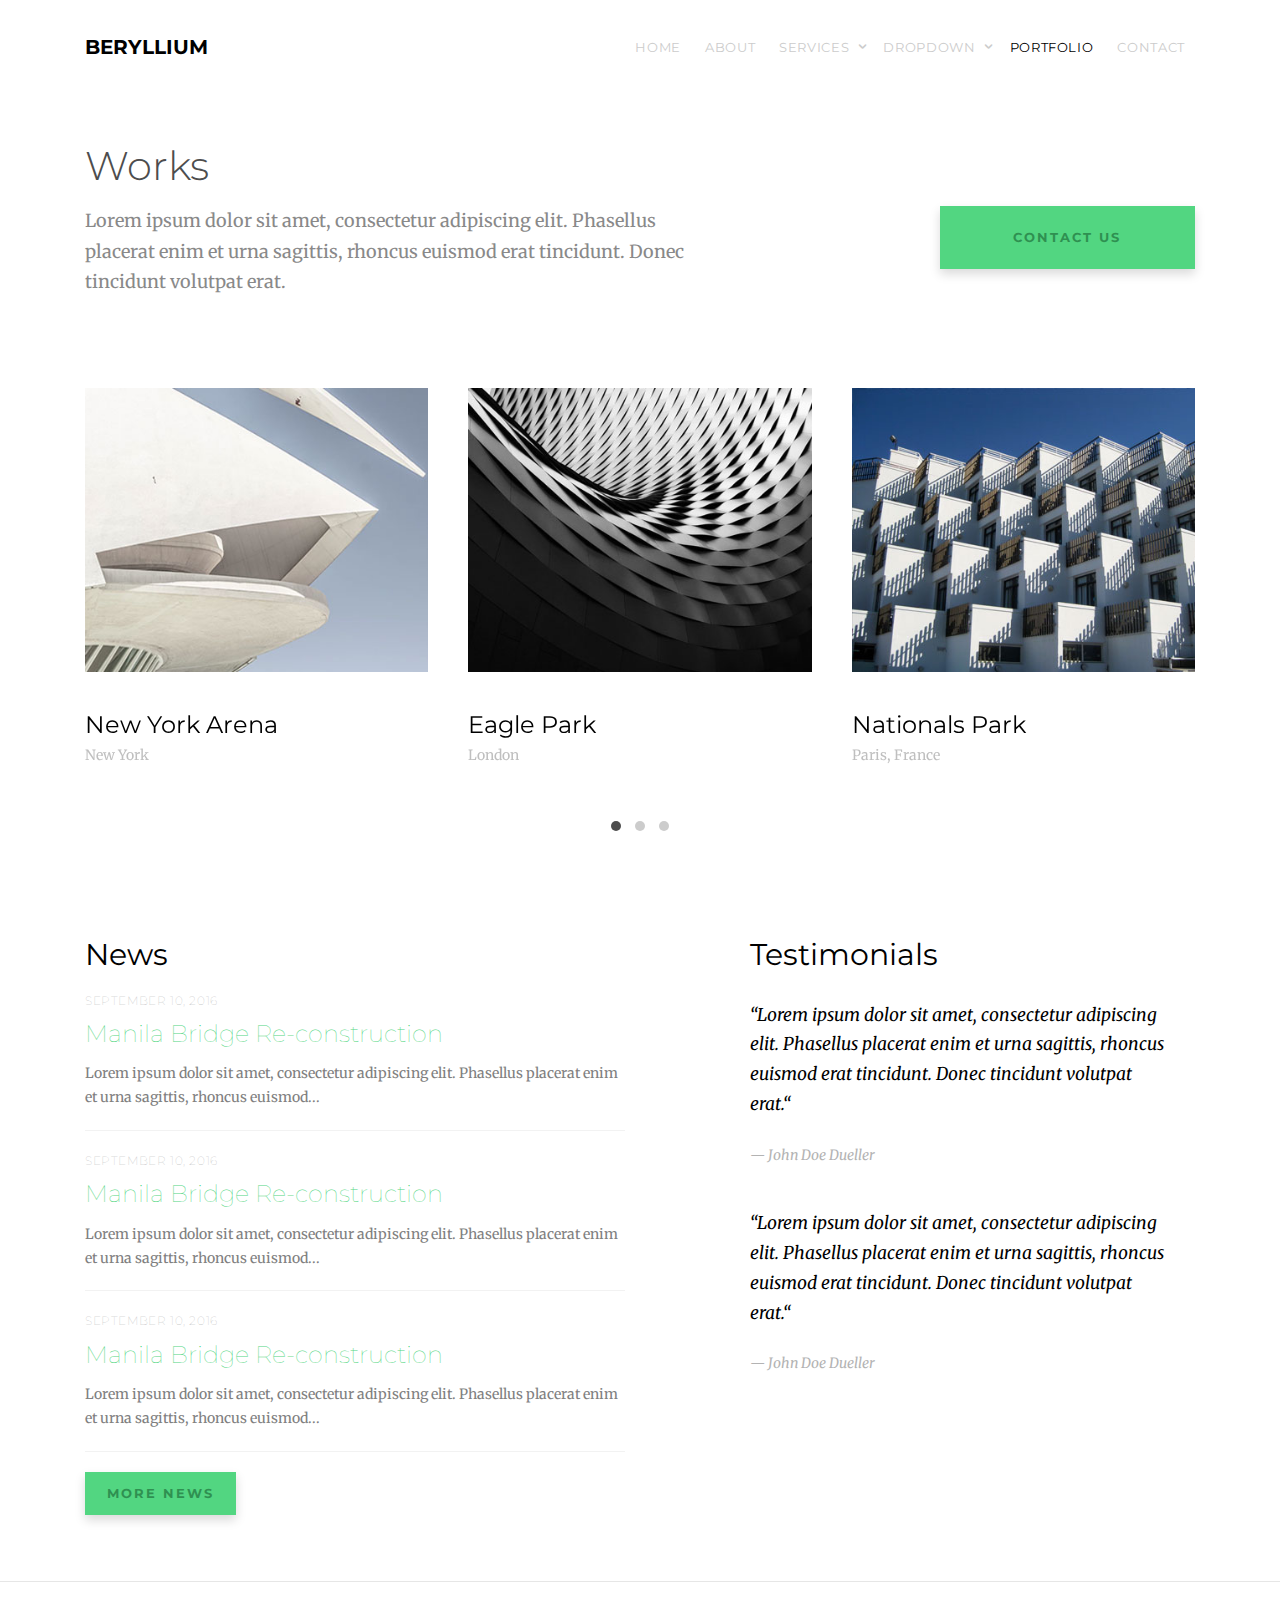
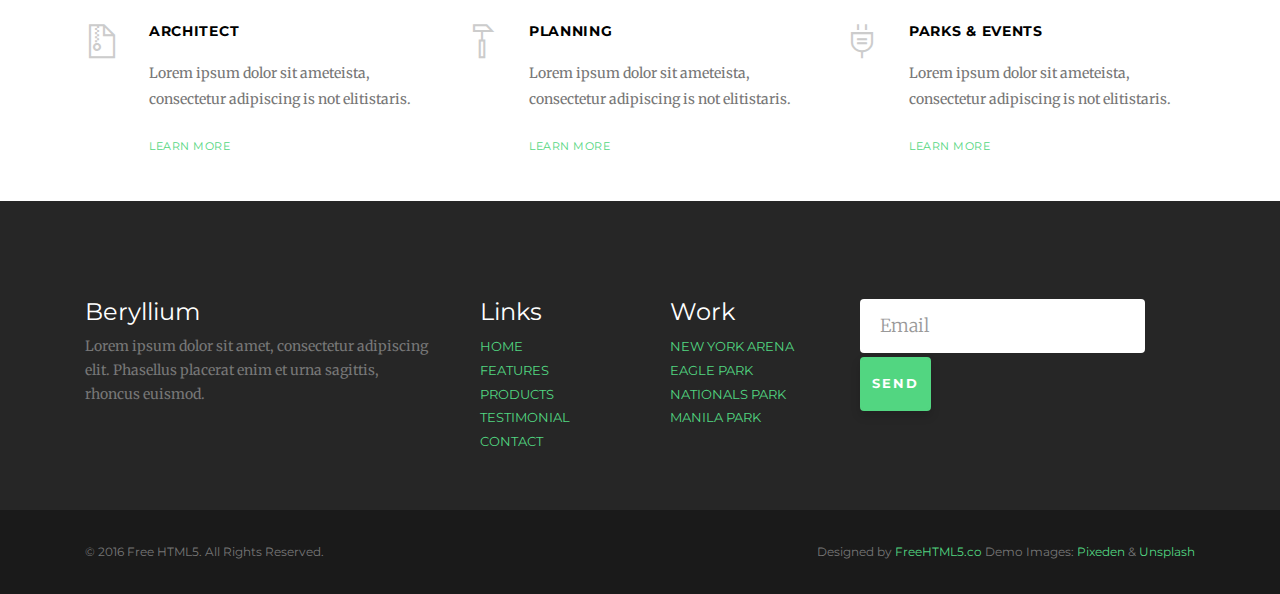
<file: original/portfolio.html>
<!DOCTYPE HTML>
<!--
	Aesthetic by freehtml5.co
	Twitter: http://twitter.com/fh5co
	URL: http://freehtml5.co
-->
<html>
	<head>
	<meta charset="utf-8">
	<meta http-equiv="X-UA-Compatible" content="IE=edge">
	<title>Beryllium &mdash; Free Website Template, Free HTML5 Template by FreeHTML5.co</title>
	<meta name="viewport" content="width=device-width, initial-scale=1">
	<meta name="description" content="Free HTML5 Website Template by FreeHTML5.co" />
	<meta name="keywords" content="free website templates, free html5, free template, free bootstrap, free website template, html5, css3, mobile first, responsive" />
	<meta name="author" content="FreeHTML5.co" />

  	<!-- Facebook and Twitter integration -->
	<meta property="og:title" content=""/>
	<meta property="og:image" content=""/>
	<meta property="og:url" content=""/>
	<meta property="og:site_name" content=""/>
	<meta property="og:description" content=""/>
	<meta name="twitter:title" content="" />
	<meta name="twitter:image" content="" />
	<meta name="twitter:url" content="" />
	<meta name="twitter:card" content="" />

	<link href="https://fonts.googleapis.com/css?family=Merriweather:300,400|Montserrat:400,700" rel="stylesheet">
	
	<!-- Animate.css -->
	<link rel="stylesheet" href="css/animate.css">
	<!-- Icomoon Icon Fonts-->
	<link rel="stylesheet" href="css/icomoon.css">
	<!-- Themify Icons-->
	<link rel="stylesheet" href="css/themify-icons.css">
	<!-- Bootstrap  -->
	<link rel="stylesheet" href="css/bootstrap.css">

	<!-- Owl Carousel  -->
	<link rel="stylesheet" href="css/owl.carousel.min.css">
	<link rel="stylesheet" href="css/owl.theme.default.min.css">

	<!-- Theme style  -->
	<link rel="stylesheet" href="css/style.css">

	<!-- Modernizr JS -->
	<script src="js/modernizr-2.6.2.min.js"></script>
	<!-- FOR IE9 below -->
	<!--[if lt IE 9]>
	<script src="js/respond.min.js"></script>
	<![endif]-->

	</head>
	<body>
		
	<div class="gtco-loader"></div>
	
	<div id="page">

		<nav class="gtco-nav" role="navigation">
			<div class="gtco-container">
				
				<div class="row">
					<div class="col-sm-2 col-xs-12">
						<div id="gtco-logo"><a href="index.html">Beryllium</div>
					</div>
					<div class="col-xs-10 text-right menu-1">
						<ul>
							<li><a href="index.html">Home</a></li>
							<li><a href="about.html">About</a></li>
							<li class="has-dropdown">
								<a href="services.html">Services</a>
								<ul class="dropdown">
									<li><a href="#">Web Design</a></li>
									<li><a href="#">eCommerce</a></li>
									<li><a href="#">Branding</a></li>
									<li><a href="#">API</a></li>
								</ul>
							</li>
							<li class="has-dropdown">
								<a href="#">Dropdown</a>
								<ul class="dropdown">
									<li><a href="#">HTML5</a></li>
									<li><a href="#">CSS3</a></li>
									<li><a href="#">Sass</a></li>
									<li><a href="#">jQuery</a></li>
								</ul>
							</li>
							<li class="active"><a href="portfolio.html">Portfolio</a></li>
							<li><a href="contact.html">Contact</a></li>
						</ul>
					</div>
				</div>
				
			</div>
		</nav>

		<div class="gtco-section">
			<div class="gtco-container">
				<div class="row gtco-heading">
					<div class="col-md-7 text-left">
						<h2>Works</h2>
						<p>Lorem ipsum dolor sit amet, consectetur adipiscing elit. Phasellus placerat enim et urna sagittis, rhoncus euismod erat tincidunt. Donec tincidunt volutpat erat.</p>
					</div>
					<div class="col-md-3 col-md-push-2 text-center">
						<p class="mt-md"><a href="#" class="btn btn-special btn-block">Contact us</a></p>
					</div>
				</div>
				<div class="row">

					<div class="col-md-12">
						<div class="owl-carousel owl-carousel-carousel">
							<div class="item">
								<div class="gtco-item">
									<a href="#"><img src="images/img_1.jpg" alt="" class="img-responsive"></a>
									<h2><a href="#">New York Arena</h2></a>
									<p class="role">New York</p>
								</div>
							</div>
							<div class="item">
								<div class="gtco-item">
									<a href="#"><img src="images/img_2.jpg" alt="" class="img-responsive"></a>
									<h2><a href="#">Eagle Park</h2></a>
									<p class="role">London</p>
								</div>
							</div>
							<div class="item">
								<div class="gtco-item">
									<a href="#"><img src="images/img_3.jpg" alt="" class="img-responsive"></a>
									<h2><a href="#">Nationals Park</h2></a>
									<p class="role">Paris, France</p>
								</div>
							</div>

							<div class="item">
								<div class="gtco-item">
									<a href="#"><img src="images/img_1.jpg" alt="" class="img-responsive"></a>
									<h2><a href="#">New York Arena</h2></a>
									<p class="role">New York</p>
								</div>
							</div>
							<div class="item">
								<div class="gtco-item">
									<a href="#"><img src="images/img_2.jpg" alt="" class="img-responsive"></a>
									<h2><a href="#">Eagle Park</h2></a>
									<p class="role">London</p>
								</div>
							</div>
							<div class="item">
								<div class="gtco-item">
									<a href="#"><img src="images/img_3.jpg" alt="" class="img-responsive"></a>
									<h2><a href="#">Nationals Park</h2></a>
									<p class="role">Paris, France</p>
								</div>
							</div>

							<div class="item">
								<div class="gtco-item">
									<a href="#"><img src="images/img_1.jpg" alt="" class="img-responsive"></a>
									<h2><a href="#">New York Arena</h2></a>
									<p class="role">New York</p>
								</div>
							</div>
							<div class="item">
								<div class="gtco-item">
									<a href="#"><img src="images/img_2.jpg" alt="" class="img-responsive"></a>
									<h2><a href="#">Eagle Park</h2></a>
									<p class="role">London</p>
								</div>
							</div>
							<div class="item">
								<div class="gtco-item">
									<a href="#"><img src="images/img_3.jpg" alt="" class="img-responsive"></a>
									<h2><a href="#">Nationals Park</h2></a>
									<p class="role">Paris, France</p>
								</div>
							</div>
						</div>
					</div>
					
				</div>
			</div>
		</div>
		<!-- END Work -->

		<div class="gtco-section">
			<div class="gtco-container">
				<div class="row">
					<div class="col-md-6 gtco-news">
						<h2>News</h2>	
						<ul>
							<li>
								<a href="#">
									<span class="post-date">September 10, 2016</span>
									<h3>Manila Bridge Re-construction</h3>
									<p>Lorem ipsum dolor sit amet, consectetur adipiscing elit. Phasellus placerat enim et urna sagittis, rhoncus euismod...</p>
								</a>
							</li>

							<li>
								<a href="#">
									<span class="post-date">September 10, 2016</span>
									<h3>Manila Bridge Re-construction</h3>
									<p>Lorem ipsum dolor sit amet, consectetur adipiscing elit. Phasellus placerat enim et urna sagittis, rhoncus euismod...</p>
								</a>
							</li>

							<li>
								<a href="#">
									<span class="post-date">September 10, 2016</span>
									<h3>Manila Bridge Re-construction</h3>
									<p>Lorem ipsum dolor sit amet, consectetur adipiscing elit. Phasellus placerat enim et urna sagittis, rhoncus euismod...</p>
								</a>
							</li>
						</ul>
						<p><a href="#" class="btn btn-sm btn-special">More News</a></p>
					</div>
					<!-- END News -->
					<div class="col-md-5 col-md-push-1 gtco-testimonials">
						<h2>Testimonials</h2>
						<blockquote>
							<p>&ldquo;Lorem ipsum dolor sit amet, consectetur adipiscing elit. Phasellus placerat enim et urna sagittis, rhoncus euismod erat tincidunt. Donec tincidunt volutpat erat.&ldquo;</p>
							<p class="author"><cite>&mdash; John Doe Dueller</cite></p>
						</blockquote>
						<blockquote>
							<p>&ldquo;Lorem ipsum dolor sit amet, consectetur adipiscing elit. Phasellus placerat enim et urna sagittis, rhoncus euismod erat tincidunt. Donec tincidunt volutpat erat.&ldquo;</p>
							<p class="author"><cite>&mdash; John Doe Dueller</cite></p>
						</blockquote>
					</div>
				</div>
			</div>
		</div>
		<!-- END  -->

		<div class="gtco-section gto-features">
			<div class="gtco-container">
				<div class="row">
					<div class="col-md-4">
						<div class="feature-left">
							<i class="ti-zip icon"></i>
							<div class="copy">
								<h3>Architect</h3>
								<p>Lorem ipsum dolor sit ameteista, consectetur adipiscing is not elitistaris.</p>
								<p><a href="#" class="gtco-more">Learn more</a></p>
							</div>
						</div>
					</div>
					<div class="col-md-4">
						<div class="feature-left">
							<i class="ti-hummer icon"></i>
							<div class="copy">
								<h3>Planning</h3>
								<p>Lorem ipsum dolor sit ameteista, consectetur adipiscing is not elitistaris.</p>
								<p><a href="#" class="gtco-more">Learn more</a></p>
							</div>
						</div>
					</div>
					<div class="col-md-4">
						<div class="feature-left">
							<i class="ti-plug icon"></i>
							<div class="copy">
								<h3>Parks &amp; Events</h3>
								<p>Lorem ipsum dolor sit ameteista, consectetur adipiscing is not elitistaris.</p>
								<p><a href="#" class="gtco-more">Learn more</a></p>
							</div>
						</div>
					</div>
				</div>
			</div>
		</div>

		<footer id="gtco-footer" class="gtco-section" role="contentinfo">
			<div class="gtco-container">
				<div class="row row-pb-md">
					<div class="col-md-4 gtco-widget gtco-footer-paragraph">
						<h3>Beryllium</h3>
						<p>Lorem ipsum dolor sit amet, consectetur adipiscing elit. Phasellus placerat enim et urna sagittis, rhoncus euismod.</p>
					</div>
					<div class="col-md-4">
						<div class="row">
							<div class="col-md-6 gtco-footer-link">
								<h3>Links</h3>
								<ul class="gtco-list-link">
									<li><a href="#">Home</a></li>
									<li><a href="#">Features</a></li>
									<li><a href="#">Products</a></li>
									<li><a href="#">Testimonial</a></li>
									<li><a href="#">Contact</a></li>
								</ul>
							</div>
							<div class="col-md-6 gtco-footer-link">
								<h3>Work</h3>
								<ul class="gtco-list-link">
									<li><a href="#">New York Arena</a></li>
									<li><a href="#">Eagle Park</a></li>
									<li><a href="#">Nationals Park</a></li>
									<li><a href="#">Manila Park</a></li>
								</ul>
							</div>
						</div>
					</div>
					<div class="col-md-4 gtco-footer-subscribe">
						<form class="form-inline">
						  <div class="form-group">
						    <label class="sr-only" for="exampleInputEmail3">Email address</label>
						    <input type="email" class="form-control" id="" placeholder="Email">
						  </div>
						  <button type="submit" class="btn btn-primary">Send</button>
						</form>
					</div>
				</div>
			</div>
			<div class="gtco-copyright">
				<div class="gtco-container">
					<div class="row">
						<div class="col-md-6 text-left">
							<p><small>&copy; 2016 Free HTML5. All Rights Reserved. </small></p>
						</div>
						<div class="col-md-6 text-right">
							<p><small>Designed by <a href="http://freehtml5.co/" target="_blank">FreeHTML5.co</a> Demo Images: <a href="http://pixeden.com/" target="_blank">Pixeden</a> &amp; <a href="http://unsplash.com" target="_blank">Unsplash</a></small> </p>
						</div>
					</div>
				</div>
			</div>
		</footer>
		<!-- END footer -->

	</div>

	<div class="gototop js-top">
		<a href="#" class="js-gotop"><i class="icon-arrow-up"></i></a>
	</div>
	
	<!-- jQuery -->
	<script src="js/jquery.min.js"></script>
	<!-- jQuery Easing -->
	<script src="js/jquery.easing.1.3.js"></script>
	<!-- Bootstrap -->
	<script src="js/bootstrap.min.js"></script>
	<!-- Waypoints -->
	<script src="js/jquery.waypoints.min.js"></script>
	<!-- Carousel -->
	<script src="js/owl.carousel.min.js"></script>
	
	<!-- Main -->
	<script src="js/main.js"></script>

	</body>
</html>
</file>
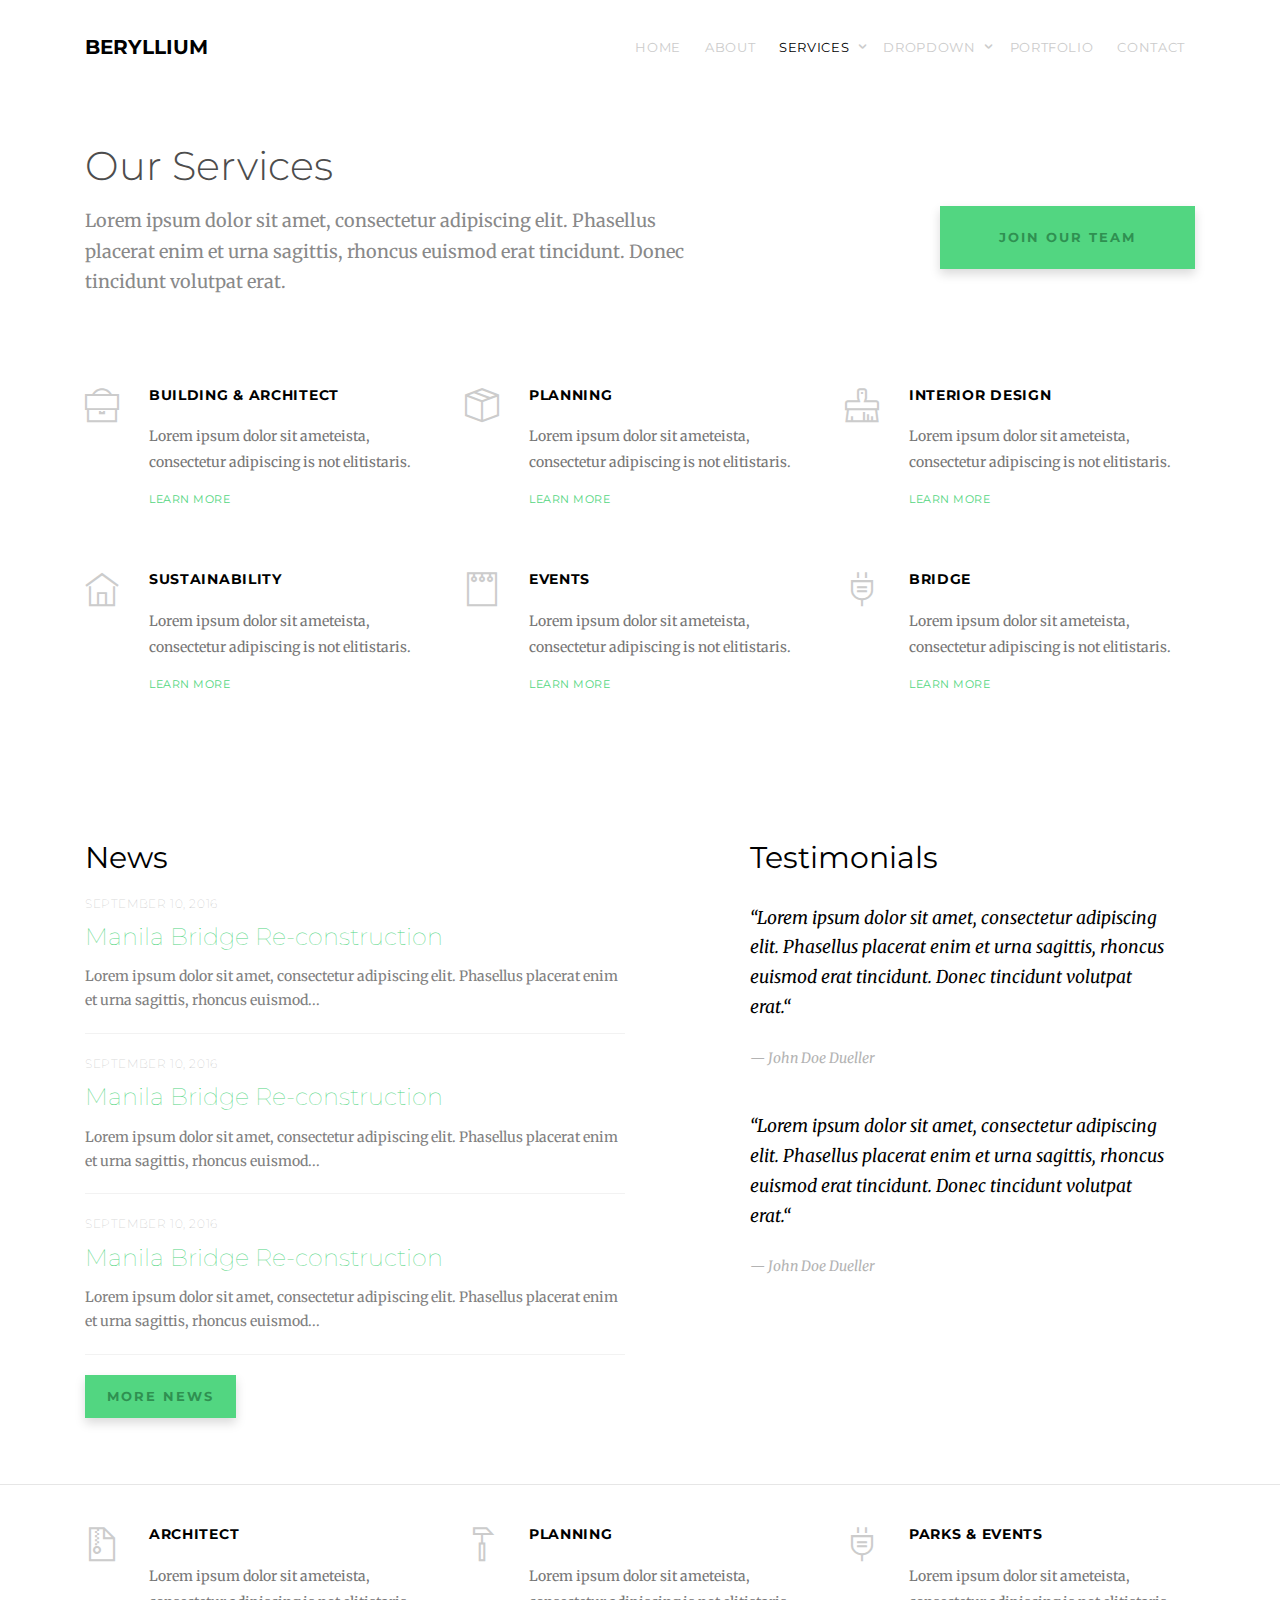
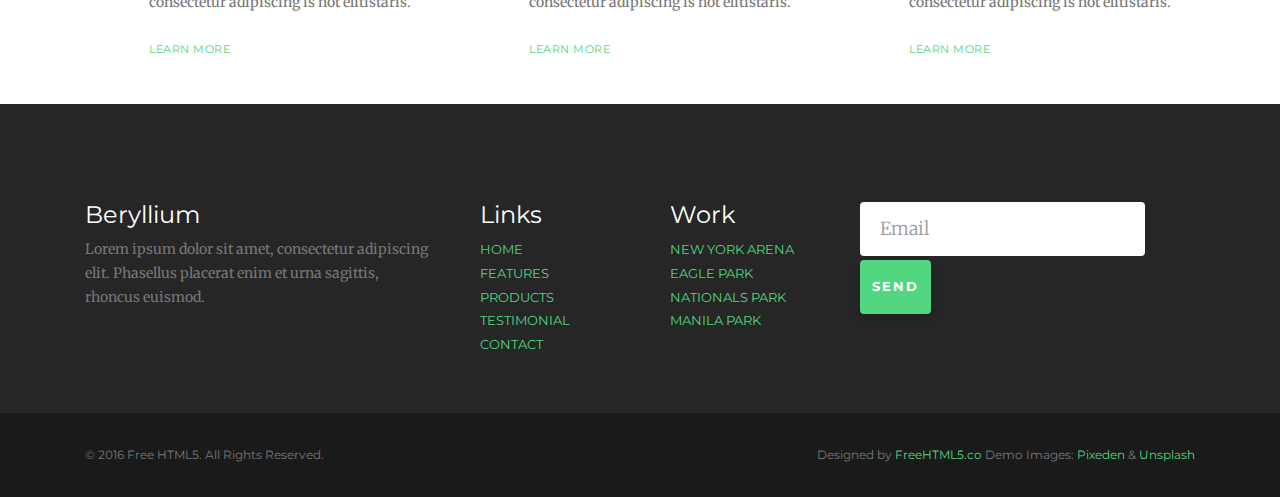
<file: original/services.html>
<!DOCTYPE HTML>
<!--
	Aesthetic by freehtml5.co
	Twitter: http://twitter.com/fh5co
	URL: http://freehtml5.co
-->
<html>
	<head>
	<meta charset="utf-8">
	<meta http-equiv="X-UA-Compatible" content="IE=edge">
	<title>Beryllium &mdash; Free Website Template, Free HTML5 Template by FreeHTML5.co</title>
	<meta name="viewport" content="width=device-width, initial-scale=1">
	<meta name="description" content="Free HTML5 Website Template by FreeHTML5.co" />
	<meta name="keywords" content="free website templates, free html5, free template, free bootstrap, free website template, html5, css3, mobile first, responsive" />
	<meta name="author" content="FreeHTML5.co" />

  	<!-- Facebook and Twitter integration -->
	<meta property="og:title" content=""/>
	<meta property="og:image" content=""/>
	<meta property="og:url" content=""/>
	<meta property="og:site_name" content=""/>
	<meta property="og:description" content=""/>
	<meta name="twitter:title" content="" />
	<meta name="twitter:image" content="" />
	<meta name="twitter:url" content="" />
	<meta name="twitter:card" content="" />

	<link href="https://fonts.googleapis.com/css?family=Merriweather:300,400|Montserrat:400,700" rel="stylesheet">
	
	<!-- Animate.css -->
	<link rel="stylesheet" href="css/animate.css">
	<!-- Icomoon Icon Fonts-->
	<link rel="stylesheet" href="css/icomoon.css">
	<!-- Themify Icons-->
	<link rel="stylesheet" href="css/themify-icons.css">
	<!-- Bootstrap  -->
	<link rel="stylesheet" href="css/bootstrap.css">

	<!-- Owl Carousel  -->
	<link rel="stylesheet" href="css/owl.carousel.min.css">
	<link rel="stylesheet" href="css/owl.theme.default.min.css">

	<!-- Theme style  -->
	<link rel="stylesheet" href="css/style.css">

	<!-- Modernizr JS -->
	<script src="js/modernizr-2.6.2.min.js"></script>
	<!-- FOR IE9 below -->
	<!--[if lt IE 9]>
	<script src="js/respond.min.js"></script>
	<![endif]-->

	</head>
	<body>
		
	<div class="gtco-loader"></div>
	
	<div id="page">

		<nav class="gtco-nav" role="navigation">
			<div class="gtco-container">
				
				<div class="row">
					<div class="col-sm-2 col-xs-12">
						<div id="gtco-logo"><a href="index.html">Beryllium</div>
					</div>
					<div class="col-xs-10 text-right menu-1">
						<ul>
							<li><a href="index.html">Home</a></li>
							<li><a href="about.html">About</a></li>
							<li class="has-dropdown active">
								<a href="services.html">Services</a>
								<ul class="dropdown">
									<li><a href="#">Web Design</a></li>
									<li><a href="#">eCommerce</a></li>
									<li><a href="#">Branding</a></li>
									<li><a href="#">API</a></li>
								</ul>
							</li>
							<li class="has-dropdown">
								<a href="#">Dropdown</a>
								<ul class="dropdown">
									<li><a href="#">HTML5</a></li>
									<li><a href="#">CSS3</a></li>
									<li><a href="#">Sass</a></li>
									<li><a href="#">jQuery</a></li>
								</ul>
							</li>
							<li><a href="portfolio.html">Portfolio</a></li>
							<li><a href="contact.html">Contact</a></li>
						</ul>
					</div>
				</div>
				
			</div>
		</nav>

		

		<div class="gtco-section gtco-services">
			<div class="gtco-container">
				<div class="row gtco-heading">
					<div class="col-md-7 text-left">
						<h2>Our Services</h2>
						<p>Lorem ipsum dolor sit amet, consectetur adipiscing elit. Phasellus placerat enim et urna sagittis, rhoncus euismod erat tincidunt. Donec tincidunt volutpat erat.</p>
					</div>
					<div class="col-md-3 col-md-push-2 text-center">
						<p class="mt-md"><a href="#" class="btn btn-special btn-block">Join our team</a></p>
					</div>
				</div>
				<div class="row">
					<div class="col-md-4 col-sm-6 col-xs-12">
						<div class="feature-left">
							<i class="ti-briefcase icon"></i>
							<div class="copy">
								<h3>Building &amp; Architect</h3>
								<p>Lorem ipsum dolor sit ameteista, consectetur adipiscing is not elitistaris.</p>
								<p><a href="#" class="gtco-more">Learn more</a></p>
							</div>
						</div>
					</div>
					<div class="col-md-4 col-sm-6 col-xs-12">
						<div class="feature-left">
							<i class="ti-package icon"></i>
							<div class="copy">
								<h3>Planning</h3>
								<p>Lorem ipsum dolor sit ameteista, consectetur adipiscing is not elitistaris.</p>
								<p><a href="#" class="gtco-more">Learn more</a></p>
							</div>
						</div>
					</div>
					
					<div class="clearfix visible-sm-block"></div>

					<div class="col-md-4 col-sm-6 col-xs-12">
						<div class="feature-left">
							<i class="ti-brush-alt icon"></i>
							<div class="copy">
								<h3>Interior Design</h3>
								<p>Lorem ipsum dolor sit ameteista, consectetur adipiscing is not elitistaris.</p>
								<p><a href="#" class="gtco-more">Learn more</a></p>
							</div>
						</div>
					</div>
					
					<div class="clearfix visible-md-block"></div>

					<div class="col-md-4 col-sm-6 col-xs-12">
						<div class="feature-left">
							<i class="ti-home icon"></i>
							<div class="copy">
								<h3>Sustainability</h3>
								<p>Lorem ipsum dolor sit ameteista, consectetur adipiscing is not elitistaris.</p>
								<p><a href="#" class="gtco-more">Learn more</a></p>
							</div>
						</div>
					</div>

					<div class="clearfix visible-sm-block"></div>

					<div class="col-md-4 col-sm-6 col-xs-12">
						<div class="feature-left">
							<i class="ti-notepad icon"></i>
							<div class="copy">
								<h3>Events</h3>
								<p>Lorem ipsum dolor sit ameteista, consectetur adipiscing is not elitistaris.</p>
								<p><a href="#" class="gtco-more">Learn more</a></p>
							</div>
						</div>
					</div>


					<div class="col-md-4 col-sm-6 col-xs-12">
						<div class="feature-left">
							<i class="ti-plug icon"></i>
							<div class="copy">
								<h3>Bridge</h3>
								<p>Lorem ipsum dolor sit ameteista, consectetur adipiscing is not elitistaris.</p>
								<p><a href="#" class="gtco-more">Learn more</a></p>
							</div>
						</div>
					</div>
					
					

				</div>
			</div>
		</div>
		<!-- Services -->

		<div class="gtco-section">
			<div class="gtco-container">
				<div class="row">
					<div class="col-md-6 gtco-news">
						<h2>News</h2>	
						<ul>
							<li>
								<a href="#">
									<span class="post-date">September 10, 2016</span>
									<h3>Manila Bridge Re-construction</h3>
									<p>Lorem ipsum dolor sit amet, consectetur adipiscing elit. Phasellus placerat enim et urna sagittis, rhoncus euismod...</p>
								</a>
							</li>

							<li>
								<a href="#">
									<span class="post-date">September 10, 2016</span>
									<h3>Manila Bridge Re-construction</h3>
									<p>Lorem ipsum dolor sit amet, consectetur adipiscing elit. Phasellus placerat enim et urna sagittis, rhoncus euismod...</p>
								</a>
							</li>

							<li>
								<a href="#">
									<span class="post-date">September 10, 2016</span>
									<h3>Manila Bridge Re-construction</h3>
									<p>Lorem ipsum dolor sit amet, consectetur adipiscing elit. Phasellus placerat enim et urna sagittis, rhoncus euismod...</p>
								</a>
							</li>
						</ul>
						<p><a href="#" class="btn btn-sm btn-special">More News</a></p>
					</div>
					<!-- END News -->
					<div class="col-md-5 col-md-push-1 gtco-testimonials">
						<h2>Testimonials</h2>
						<blockquote>
							<p>&ldquo;Lorem ipsum dolor sit amet, consectetur adipiscing elit. Phasellus placerat enim et urna sagittis, rhoncus euismod erat tincidunt. Donec tincidunt volutpat erat.&ldquo;</p>
							<p class="author"><cite>&mdash; John Doe Dueller</cite></p>
						</blockquote>
						<blockquote>
							<p>&ldquo;Lorem ipsum dolor sit amet, consectetur adipiscing elit. Phasellus placerat enim et urna sagittis, rhoncus euismod erat tincidunt. Donec tincidunt volutpat erat.&ldquo;</p>
							<p class="author"><cite>&mdash; John Doe Dueller</cite></p>
						</blockquote>
					</div>
				</div>
			</div>
		</div>
		<!-- END  -->

		<div class="gtco-section gto-features">
			<div class="gtco-container">
				<div class="row">
					<div class="col-md-4">
						<div class="feature-left">
							<i class="ti-zip icon"></i>
							<div class="copy">
								<h3>Architect</h3>
								<p>Lorem ipsum dolor sit ameteista, consectetur adipiscing is not elitistaris.</p>
								<p><a href="#" class="gtco-more">Learn more</a></p>
							</div>
						</div>
					</div>
					<div class="col-md-4">
						<div class="feature-left">
							<i class="ti-hummer icon"></i>
							<div class="copy">
								<h3>Planning</h3>
								<p>Lorem ipsum dolor sit ameteista, consectetur adipiscing is not elitistaris.</p>
								<p><a href="#" class="gtco-more">Learn more</a></p>
							</div>
						</div>
					</div>
					<div class="col-md-4">
						<div class="feature-left">
							<i class="ti-plug icon"></i>
							<div class="copy">
								<h3>Parks &amp; Events</h3>
								<p>Lorem ipsum dolor sit ameteista, consectetur adipiscing is not elitistaris.</p>
								<p><a href="#" class="gtco-more">Learn more</a></p>
							</div>
						</div>
					</div>
				</div>
			</div>
		</div>

		<footer id="gtco-footer" class="gtco-section" role="contentinfo">
			<div class="gtco-container">
				<div class="row row-pb-md">
					<div class="col-md-4 gtco-widget gtco-footer-paragraph">
						<h3>Beryllium</h3>
						<p>Lorem ipsum dolor sit amet, consectetur adipiscing elit. Phasellus placerat enim et urna sagittis, rhoncus euismod.</p>
					</div>
					<div class="col-md-4">
						<div class="row">
							<div class="col-md-6 gtco-footer-link">
								<h3>Links</h3>
								<ul class="gtco-list-link">
									<li><a href="#">Home</a></li>
									<li><a href="#">Features</a></li>
									<li><a href="#">Products</a></li>
									<li><a href="#">Testimonial</a></li>
									<li><a href="#">Contact</a></li>
								</ul>
							</div>
							<div class="col-md-6 gtco-footer-link">
								<h3>Work</h3>
								<ul class="gtco-list-link">
									<li><a href="#">New York Arena</a></li>
									<li><a href="#">Eagle Park</a></li>
									<li><a href="#">Nationals Park</a></li>
									<li><a href="#">Manila Park</a></li>
								</ul>
							</div>
						</div>
					</div>
					<div class="col-md-4 gtco-footer-subscribe">
						<form class="form-inline">
						  <div class="form-group">
						    <label class="sr-only" for="exampleInputEmail3">Email address</label>
						    <input type="email" class="form-control" id="" placeholder="Email">
						  </div>
						  <button type="submit" class="btn btn-primary">Send</button>
						</form>
					</div>
				</div>
			</div>
			<div class="gtco-copyright">
				<div class="gtco-container">
					<div class="row">
						<div class="col-md-6 text-left">
							<p><small>&copy; 2016 Free HTML5. All Rights Reserved. </small></p>
						</div>
						<div class="col-md-6 text-right">
							<p><small>Designed by <a href="http://freehtml5.co/" target="_blank">FreeHTML5.co</a> Demo Images: <a href="http://pixeden.com/" target="_blank">Pixeden</a> &amp; <a href="http://unsplash.com" target="_blank">Unsplash</a></small> </p>
						</div>
					</div>
				</div>
			</div>
		</footer>
		<!-- END footer -->

	</div>

	<div class="gototop js-top">
		<a href="#" class="js-gotop"><i class="icon-arrow-up"></i></a>
	</div>
	
	<!-- jQuery -->
	<script src="js/jquery.min.js"></script>
	<!-- jQuery Easing -->
	<script src="js/jquery.easing.1.3.js"></script>
	<!-- Bootstrap -->
	<script src="js/bootstrap.min.js"></script>
	<!-- Waypoints -->
	<script src="js/jquery.waypoints.min.js"></script>
	<!-- Carousel -->
	<script src="js/owl.carousel.min.js"></script>
	<!-- Main -->
	<script src="js/main.js"></script>

	</body>
</html>
</file>
<file: css/icomoon.css>
@font-face {
  font-family: 'icomoon';
  src:  url('../fonts/icomoon/icomoon.eot?6iuir');
  src:  url('../fonts/icomoon/icomoon.eot?6iuir#iefix') format('embedded-opentype'),
    url('../fonts/icomoon/icomoon.ttf?6iuir') format('truetype'),
    url('../fonts/icomoon/icomoon.woff?6iuir') format('woff'),
    url('../fonts/icomoon/icomoon.svg?6iuir#icomoon') format('svg');
  font-weight: normal;
  font-style: normal;
}

[class^="icon-"], [class*=" icon-"] {
  /* use !important to prevent issues with browser extensions that change fonts */
  font-family: 'icomoon' !important;
  speak: none;
  font-style: normal;
  font-weight: normal;
  font-variant: normal;
  text-transform: none;
  line-height: 1;

  /* Better Font Rendering =========== */
  -webkit-font-smoothing: antialiased;
  -moz-osx-font-smoothing: grayscale;
}

.icon-eye:before {
  content: "\e000";
}
.icon-paper-clip:before {
  content: "\e001";
}
.icon-mail:before {
  content: "\e002";
}
.icon-toggle:before {
  content: "\e003";
}
.icon-layout:before {
  content: "\e004";
}
.icon-link:before {
  content: "\e005";
}
.icon-bell:before {
  content: "\e006";
}
.icon-lock:before {
  content: "\e007";
}
.icon-unlock:before {
  content: "\e008";
}
.icon-ribbon:before {
  content: "\e009";
}
.icon-image:before {
  content: "\e010";
}
.icon-signal:before {
  content: "\e011";
}
.icon-target:before {
  content: "\e012";
}
.icon-clipboard:before {
  content: "\e013";
}
.icon-clock:before {
  content: "\e014";
}
.icon-watch:before {
  content: "\e015";
}
.icon-air-play:before {
  content: "\e016";
}
.icon-camera:before {
  content: "\e017";
}
.icon-video:before {
  content: "\e018";
}
.icon-disc:before {
  content: "\e019";
}
.icon-printer:before {
  content: "\e020";
}
.icon-monitor:before {
  content: "\e021";
}
.icon-server:before {
  content: "\e022";
}
.icon-cog:before {
  content: "\e023";
}
.icon-heart:before {
  content: "\e024";
}
.icon-paragraph:before {
  content: "\e025";
}
.icon-align-justify:before {
  content: "\e026";
}
.icon-align-left:before {
  content: "\e027";
}
.icon-align-center:before {
  content: "\e028";
}
.icon-align-right:before {
  content: "\e029";
}
.icon-book:before {
  content: "\e030";
}
.icon-layers:before {
  content: "\e031";
}
.icon-stack:before {
  content: "\e032";
}
.icon-stack-2:before {
  content: "\e033";
}
.icon-paper:before {
  content: "\e034";
}
.icon-paper-stack:before {
  content: "\e035";
}
.icon-search:before {
  content: "\e036";
}
.icon-zoom-in:before {
  content: "\e037";
}
.icon-zoom-out:before {
  content: "\e038";
}
.icon-reply:before {
  content: "\e039";
}
.icon-circle-plus:before {
  content: "\e040";
}
.icon-circle-minus:before {
  content: "\e041";
}
.icon-circle-check:before {
  content: "\e042";
}
.icon-circle-cross:before {
  content: "\e043";
}
.icon-square-plus:before {
  content: "\e044";
}
.icon-square-minus:before {
  content: "\e045";
}
.icon-square-check:before {
  content: "\e046";
}
.icon-square-cross:before {
  content: "\e047";
}
.icon-microphone:before {
  content: "\e048";
}
.icon-record:before {
  content: "\e049";
}
.icon-skip-back:before {
  content: "\e050";
}
.icon-rewind:before {
  content: "\e051";
}
.icon-play:before {
  content: "\e052";
}
.icon-pause:before {
  content: "\e053";
}
.icon-stop:before {
  content: "\e054";
}
.icon-fast-forward:before {
  content: "\e055";
}
.icon-skip-forward:before {
  content: "\e056";
}
.icon-shuffle:before {
  content: "\e057";
}
.icon-repeat:before {
  content: "\e058";
}
.icon-folder:before {
  content: "\e059";
}
.icon-umbrella:before {
  content: "\e060";
}
.icon-moon:before {
  content: "\e061";
}
.icon-thermometer:before {
  content: "\e062";
}
.icon-drop:before {
  content: "\e063";
}
.icon-sun:before {
  content: "\e064";
}
.icon-cloud:before {
  content: "\e065";
}
.icon-cloud-upload:before {
  content: "\e066";
}
.icon-cloud-download:before {
  content: "\e067";
}
.icon-upload:before {
  content: "\e068";
}
.icon-download:before {
  content: "\e069";
}
.icon-location:before {
  content: "\e070";
}
.icon-location-2:before {
  content: "\e071";
}
.icon-map:before {
  content: "\e072";
}
.icon-battery:before {
  content: "\e073";
}
.icon-head:before {
  content: "\e074";
}
.icon-briefcase:before {
  content: "\e075";
}
.icon-speech-bubble:before {
  content: "\e076";
}
.icon-anchor:before {
  content: "\e077";
}
.icon-globe:before {
  content: "\e078";
}
.icon-box:before {
  content: "\e079";
}
.icon-reload:before {
  content: "\e080";
}
.icon-share:before {
  content: "\e081";
}
.icon-marquee:before {
  content: "\e082";
}
.icon-marquee-plus:before {
  content: "\e083";
}
.icon-marquee-minus:before {
  content: "\e084";
}
.icon-tag:before {
  content: "\e085";
}
.icon-power:before {
  content: "\e086";
}
.icon-command:before {
  content: "\e087";
}
.icon-alt:before {
  content: "\e088";
}
.icon-esc:before {
  content: "\e089";
}
.icon-bar-graph:before {
  content: "\e090";
}
.icon-bar-graph-2:before {
  content: "\e091";
}
.icon-pie-graph:before {
  content: "\e092";
}
.icon-star:before {
  content: "\e093";
}
.icon-arrow-left:before {
  content: "\e094";
}
.icon-arrow-right:before {
  content: "\e095";
}
.icon-arrow-up:before {
  content: "\e096";
}
.icon-arrow-down:before {
  content: "\e097";
}
.icon-volume:before {
  content: "\e098";
}
.icon-mute:before {
  content: "\e099";
}
.icon-content-right:before {
  content: "\e100";
}
.icon-content-left:before {
  content: "\e101";
}
.icon-grid:before {
  content: "\e102";
}
.icon-grid-2:before {
  content: "\e103";
}
.icon-columns:before {
  content: "\e104";
}
.icon-loader:before {
  content: "\e105";
}
.icon-bag:before {
  content: "\e106";
}
.icon-ban:before {
  content: "\e107";
}
.icon-flag:before {
  content: "\e108";
}
.icon-trash:before {
  content: "\e109";
}
.icon-expand:before {
  content: "\e110";
}
.icon-contract:before {
  content: "\e111";
}
.icon-maximize:before {
  content: "\e112";
}
.icon-minimize:before {
  content: "\e113";
}
.icon-plus:before {
  content: "\e114";
}
.icon-minus:before {
  content: "\e115";
}
.icon-check:before {
  content: "\e116";
}
.icon-cross:before {
  content: "\e117";
}
.icon-move:before {
  content: "\e118";
}
.icon-delete:before {
  content: "\e119";
}
.icon-menu:before {
  content: "\e120";
}
.icon-archive:before {
  content: "\e121";
}
.icon-inbox:before {
  content: "\e122";
}
.icon-outbox:before {
  content: "\e123";
}
.icon-file:before {
  content: "\e124";
}
.icon-file-add:before {
  content: "\e125";
}
.icon-file-subtract:before {
  content: "\e126";
}
.icon-help:before {
  content: "\e127";
}
.icon-open:before {
  content: "\e128";
}
.icon-ellipsis:before {
  content: "\e129";
}
.icon-add-to-list:before {
  content: "\e900";
}
.icon-classic-computer:before {
  content: "\e901";
}
.icon-controller-fast-backward:before {
  content: "\e902";
}
.icon-creative-commons-attribution:before {
  content: "\e903";
}
.icon-creative-commons-noderivs:before {
  content: "\e904";
}
.icon-creative-commons-noncommercial-eu:before {
  content: "\e905";
}
.icon-creative-commons-noncommercial-us:before {
  content: "\e906";
}
.icon-creative-commons-public-domain:before {
  content: "\e907";
}
.icon-creative-commons-remix:before {
  content: "\e908";
}
.icon-creative-commons-share:before {
  content: "\e909";
}
.icon-creative-commons-sharealike:before {
  content: "\e90a";
}
.icon-creative-commons:before {
  content: "\e90b";
}
.icon-document-landscape:before {
  content: "\e90c";
}
.icon-remove-user:before {
  content: "\e90d";
}
.icon-warning:before {
  content: "\e90e";
}
.icon-arrow-bold-down:before {
  content: "\e90f";
}
.icon-arrow-bold-left:before {
  content: "\e910";
}
.icon-arrow-bold-right:before {
  content: "\e911";
}
.icon-arrow-bold-up:before {
  content: "\e912";
}
.icon-arrow-down2:before {
  content: "\e913";
}
.icon-arrow-left2:before {
  content: "\e914";
}
.icon-arrow-long-down:before {
  content: "\e915";
}
.icon-arrow-long-left:before {
  content: "\e916";
}
.icon-arrow-long-right:before {
  content: "\e917";
}
.icon-arrow-long-up:before {
  content: "\e918";
}
.icon-arrow-right2:before {
  content: "\e919";
}
.icon-arrow-up2:before {
  content: "\e91a";
}
.icon-arrow-with-circle-down:before {
  content: "\e91b";
}
.icon-arrow-with-circle-left:before {
  content: "\e91c";
}
.icon-arrow-with-circle-right:before {
  content: "\e91d";
}
.icon-arrow-with-circle-up:before {
  content: "\e91e";
}
.icon-bookmark:before {
  content: "\e91f";
}
.icon-bookmarks:before {
  content: "\e920";
}
.icon-chevron-down:before {
  content: "\e921";
}
.icon-chevron-left:before {
  content: "\e922";
}
.icon-chevron-right:before {
  content: "\e923";
}
.icon-chevron-small-down:before {
  content: "\e924";
}
.icon-chevron-small-left:before {
  content: "\e925";
}
.icon-chevron-small-right:before {
  content: "\e926";
}
.icon-chevron-small-up:before {
  content: "\e927";
}
.icon-chevron-thin-down:before {
  content: "\e928";
}
.icon-chevron-thin-left:before {
  content: "\e929";
}
.icon-chevron-thin-right:before {
  content: "\e92a";
}
.icon-chevron-thin-up:before {
  content: "\e92b";
}
.icon-chevron-up:before {
  content: "\e92c";
}
.icon-chevron-with-circle-down:before {
  content: "\e92d";
}
.icon-chevron-with-circle-left:before {
  content: "\e92e";
}
.icon-chevron-with-circle-right:before {
  content: "\e92f";
}
.icon-chevron-with-circle-up:before {
  content: "\e930";
}
.icon-cloud2:before {
  content: "\e931";
}
.icon-controller-fast-forward:before {
  content: "\e932";
}
.icon-controller-jump-to-start:before {
  content: "\e933";
}
.icon-controller-next:before {
  content: "\e934";
}
.icon-controller-paus:before {
  content: "\e935";
}
.icon-controller-play:before {
  content: "\e936";
}
.icon-controller-record:before {
  content: "\e937";
}
.icon-controller-stop:before {
  content: "\e938";
}
.icon-controller-volume:before {
  content: "\e939";
}
.icon-dot-single:before {
  content: "\e93a";
}
.icon-dots-three-horizontal:before {
  content: "\e93b";
}
.icon-dots-three-vertical:before {
  content: "\e93c";
}
.icon-dots-two-horizontal:before {
  content: "\e93d";
}
.icon-dots-two-vertical:before {
  content: "\e93e";
}
.icon-download2:before {
  content: "\e93f";
}
.icon-emoji-flirt:before {
  content: "\e940";
}
.icon-flow-branch:before {
  content: "\e941";
}
.icon-flow-cascade:before {
  content: "\e942";
}
.icon-flow-line:before {
  content: "\e943";
}
.icon-flow-parallel:before {
  content: "\e944";
}
.icon-flow-tree:before {
  content: "\e945";
}
.icon-install:before {
  content: "\e946";
}
.icon-layers2:before {
  content: "\e947";
}
.icon-open-book:before {
  content: "\e948";
}
.icon-resize-100:before {
  content: "\e949";
}
.icon-resize-full-screen:before {
  content: "\e94a";
}
.icon-save:before {
  content: "\e94b";
}
.icon-select-arrows:before {
  content: "\e94c";
}
.icon-sound-mute:before {
  content: "\e94d";
}
.icon-sound:before {
  content: "\e94e";
}
.icon-trash2:before {
  content: "\e94f";
}
.icon-triangle-down:before {
  content: "\e950";
}
.icon-triangle-left:before {
  content: "\e951";
}
.icon-triangle-right:before {
  content: "\e952";
}
.icon-triangle-up:before {
  content: "\e953";
}
.icon-uninstall:before {
  content: "\e954";
}
.icon-upload-to-cloud:before {
  content: "\e955";
}
.icon-upload2:before {
  content: "\e956";
}
.icon-add-user:before {
  content: "\e957";
}
.icon-address:before {
  content: "\e958";
}
.icon-adjust:before {
  content: "\e959";
}
.icon-air:before {
  content: "\e95a";
}
.icon-aircraft-landing:before {
  content: "\e95b";
}
.icon-aircraft-take-off:before {
  content: "\e95c";
}
.icon-aircraft:before {
  content: "\e95d";
}
.icon-align-bottom:before {
  content: "\e95e";
}
.icon-align-horizontal-middle:before {
  content: "\e95f";
}
.icon-align-left2:before {
  content: "\e960";
}
.icon-align-right2:before {
  content: "\e961";
}
.icon-align-top:before {
  content: "\e962";
}
.icon-align-vertical-middle:before {
  content: "\e963";
}
.icon-archive2:before {
  content: "\e964";
}
.icon-area-graph:before {
  content: "\e965";
}
.icon-attachment:before {
  content: "\e966";
}
.icon-awareness-ribbon:before {
  content: "\e967";
}
.icon-back-in-time:before {
  content: "\e968";
}
.icon-back:before {
  content: "\e969";
}
.icon-bar-graph2:before {
  content: "\e96a";
}
.icon-battery2:before {
  content: "\e96b";
}
.icon-beamed-note:before {
  content: "\e96c";
}
.icon-bell2:before {
  content: "\e96d";
}
.icon-blackboard:before {
  content: "\e96e";
}
.icon-block:before {
  content: "\e96f";
}
.icon-book2:before {
  content: "\e970";
}
.icon-bowl:before {
  content: "\e971";
}
.icon-box2:before {
  content: "\e972";
}
.icon-briefcase2:before {
  content: "\e973";
}
.icon-browser:before {
  content: "\e974";
}
.icon-brush:before {
  content: "\e975";
}
.icon-bucket:before {
  content: "\e976";
}
.icon-cake:before {
  content: "\e977";
}
.icon-calculator:before {
  content: "\e978";
}
.icon-calendar:before {
  content: "\e979";
}
.icon-camera2:before {
  content: "\e97a";
}
.icon-ccw:before {
  content: "\e97b";
}
.icon-chat:before {
  content: "\e97c";
}
.icon-check2:before {
  content: "\e97d";
}
.icon-circle-with-cross:before {
  content: "\e97e";
}
.icon-circle-with-minus:before {
  content: "\e97f";
}
.icon-circle-with-plus:before {
  content: "\e980";
}
.icon-circle:before {
  content: "\e981";
}
.icon-circular-graph:before {
  content: "\e982";
}
.icon-clapperboard:before {
  content: "\e983";
}
.icon-clipboard2:before {
  content: "\e984";
}
.icon-clock2:before {
  content: "\e985";
}
.icon-code:before {
  content: "\e986";
}
.icon-cog2:before {
  content: "\e987";
}
.icon-colours:before {
  content: "\e988";
}
.icon-compass:before {
  content: "\e989";
}
.icon-copy:before {
  content: "\e98a";
}
.icon-credit-card:before {
  content: "\e98b";
}
.icon-credit:before {
  content: "\e98c";
}
.icon-cross2:before {
  content: "\e98d";
}
.icon-cup:before {
  content: "\e98e";
}
.icon-cw:before {
  content: "\e98f";
}
.icon-cycle:before {
  content: "\e990";
}
.icon-database:before {
  content: "\e991";
}
.icon-dial-pad:before {
  content: "\e992";
}
.icon-direction:before {
  content: "\e993";
}
.icon-document:before {
  content: "\e994";
}
.icon-documents:before {
  content: "\e995";
}
.icon-drink:before {
  content: "\e996";
}
.icon-drive:before {
  content: "\e997";
}
.icon-drop2:before {
  content: "\e998";
}
.icon-edit:before {
  content: "\e999";
}
.icon-email:before {
  content: "\e99a";
}
.icon-emoji-happy:before {
  content: "\e99b";
}
.icon-emoji-neutral:before {
  content: "\e99c";
}
.icon-emoji-sad:before {
  content: "\e99d";
}
.icon-erase:before {
  content: "\e99e";
}
.icon-eraser:before {
  content: "\e99f";
}
.icon-export:before {
  content: "\e9a0";
}
.icon-eye2:before {
  content: "\e9a1";
}
.icon-feather:before {
  content: "\e9a2";
}
.icon-flag2:before {
  content: "\e9a3";
}
.icon-flash:before {
  content: "\e9a4";
}
.icon-flashlight:before {
  content: "\e9a5";
}
.icon-flat-brush:before {
  content: "\e9a6";
}
.icon-folder-images:before {
  content: "\e9a7";
}
.icon-folder-music:before {
  content: "\e9a8";
}
.icon-folder-video:before {
  content: "\e9a9";
}
.icon-folder2:before {
  content: "\e9aa";
}
.icon-forward:before {
  content: "\e9ab";
}
.icon-funnel:before {
  content: "\e9ac";
}
.icon-game-controller:before {
  content: "\e9ad";
}
.icon-gauge:before {
  content: "\e9ae";
}
.icon-globe2:before {
  content: "\e9af";
}
.icon-graduation-cap:before {
  content: "\e9b0";
}
.icon-grid2:before {
  content: "\e9b1";
}
.icon-hair-cross:before {
  content: "\e9b2";
}
.icon-hand:before {
  content: "\e9b3";
}
.icon-heart-outlined:before {
  content: "\e9b4";
}
.icon-heart2:before {
  content: "\e9b5";
}
.icon-help-with-circle:before {
  content: "\e9b6";
}
.icon-help2:before {
  content: "\e9b7";
}
.icon-home:before {
  content: "\e9b8";
}
.icon-hour-glass:before {
  content: "\e9b9";
}
.icon-image-inverted:before {
  content: "\e9ba";
}
.icon-image2:before {
  content: "\e9bb";
}
.icon-images:before {
  content: "\e9bc";
}
.icon-inbox2:before {
  content: "\e9bd";
}
.icon-infinity:before {
  content: "\e9be";
}
.icon-info-with-circle:before {
  content: "\e9bf";
}
.icon-info:before {
  content: "\e9c0";
}
.icon-key:before {
  content: "\e9c1";
}
.icon-keyboard:before {
  content: "\e9c2";
}
.icon-lab-flask:before {
  content: "\e9c3";
}
.icon-landline:before {
  content: "\e9c4";
}
.icon-language:before {
  content: "\e9c5";
}
.icon-laptop:before {
  content: "\e9c6";
}
.icon-leaf:before {
  content: "\e9c7";
}
.icon-level-down:before {
  content: "\e9c8";
}
.icon-level-up:before {
  content: "\e9c9";
}
.icon-lifebuoy:before {
  content: "\e9ca";
}
.icon-light-bulb:before {
  content: "\e9cb";
}
.icon-light-down:before {
  content: "\e9cc";
}
.icon-light-up:before {
  content: "\e9cd";
}
.icon-line-graph:before {
  content: "\e9ce";
}
.icon-link2:before {
  content: "\e9cf";
}
.icon-list:before {
  content: "\e9d0";
}
.icon-location-pin:before {
  content: "\e9d1";
}
.icon-location2:before {
  content: "\e9d2";
}
.icon-lock-open:before {
  content: "\e9d3";
}
.icon-lock2:before {
  content: "\e9d4";
}
.icon-log-out:before {
  content: "\e9d5";
}
.icon-login:before {
  content: "\e9d6";
}
.icon-loop:before {
  content: "\e9d7";
}
.icon-magnet:before {
  content: "\e9d8";
}
.icon-magnifying-glass:before {
  content: "\e9d9";
}
.icon-mail2:before {
  content: "\e9da";
}
.icon-man:before {
  content: "\e9db";
}
.icon-map2:before {
  content: "\e9dc";
}
.icon-mask:before {
  content: "\e9dd";
}
.icon-medal:before {
  content: "\e9de";
}
.icon-megaphone:before {
  content: "\e9df";
}
.icon-menu2:before {
  content: "\e9e0";
}
.icon-message:before {
  content: "\e9e1";
}
.icon-mic:before {
  content: "\e9e2";
}
.icon-minus2:before {
  content: "\e9e3";
}
.icon-mobile:before {
  content: "\e9e4";
}
.icon-modern-mic:before {
  content: "\e9e5";
}
.icon-moon2:before {
  content: "\e9e6";
}
.icon-mouse:before {
  content: "\e9e7";
}
.icon-music:before {
  content: "\e9e8";
}
.icon-network:before {
  content: "\e9e9";
}
.icon-new-message:before {
  content: "\e9ea";
}
.icon-new:before {
  content: "\e9eb";
}
.icon-news:before {
  content: "\e9ec";
}
.icon-note:before {
  content: "\e9ed";
}
.icon-notification:before {
  content: "\e9ee";
}
.icon-old-mobile:before {
  content: "\e9ef";
}
.icon-old-phone:before {
  content: "\e9f0";
}
.icon-palette:before {
  content: "\e9f1";
}
.icon-paper-plane:before {
  content: "\e9f2";
}
.icon-pencil:before {
  content: "\e9f3";
}
.icon-phone:before {
  content: "\e9f4";
}
.icon-pie-chart:before {
  content: "\e9f5";
}
.icon-pin:before {
  content: "\e9f6";
}
.icon-plus2:before {
  content: "\e9f7";
}
.icon-popup:before {
  content: "\e9f8";
}
.icon-power-plug:before {
  content: "\e9f9";
}
.icon-price-ribbon:before {
  content: "\e9fa";
}
.icon-price-tag:before {
  content: "\e9fb";
}
.icon-print:before {
  content: "\e9fc";
}
.icon-progress-empty:before {
  content: "\e9fd";
}
.icon-progress-full:before {
  content: "\e9fe";
}
.icon-progress-one:before {
  content: "\e9ff";
}
.icon-progress-two:before {
  content: "\ea00";
}
.icon-publish:before {
  content: "\ea01";
}
.icon-quote:before {
  content: "\ea02";
}
.icon-radio:before {
  content: "\ea03";
}
.icon-reply-all:before {
  content: "\ea04";
}
.icon-reply2:before {
  content: "\ea05";
}
.icon-retweet:before {
  content: "\ea06";
}
.icon-rocket:before {
  content: "\ea07";
}
.icon-round-brush:before {
  content: "\ea08";
}
.icon-rss:before {
  content: "\ea09";
}
.icon-ruler:before {
  content: "\ea0a";
}
.icon-scissors:before {
  content: "\ea0b";
}
.icon-share-alternitive:before {
  content: "\ea0c";
}
.icon-share2:before {
  content: "\ea0d";
}
.icon-shareable:before {
  content: "\ea0e";
}
.icon-shield:before {
  content: "\ea0f";
}
.icon-shop:before {
  content: "\ea10";
}
.icon-shopping-bag:before {
  content: "\ea11";
}
.icon-shopping-basket:before {
  content: "\ea12";
}
.icon-shopping-cart:before {
  content: "\ea13";
}
.icon-shuffle2:before {
  content: "\ea14";
}
.icon-signal2:before {
  content: "\ea15";
}
.icon-sound-mix:before {
  content: "\ea16";
}
.icon-sports-club:before {
  content: "\ea17";
}
.icon-spreadsheet:before {
  content: "\ea18";
}
.icon-squared-cross:before {
  content: "\ea19";
}
.icon-squared-minus:before {
  content: "\ea1a";
}
.icon-squared-plus:before {
  content: "\ea1b";
}
.icon-star-outlined:before {
  content: "\ea1c";
}
.icon-star2:before {
  content: "\ea1d";
}
.icon-stopwatch:before {
  content: "\ea1e";
}
.icon-suitcase:before {
  content: "\ea1f";
}
.icon-swap:before {
  content: "\ea20";
}
.icon-sweden:before {
  content: "\ea21";
}
.icon-switch:before {
  content: "\ea22";
}
.icon-tablet:before {
  content: "\ea23";
}
.icon-tag2:before {
  content: "\ea24";
}
.icon-text-document-inverted:before {
  content: "\ea25";
}
.icon-text-document:before {
  content: "\ea26";
}
.icon-text:before {
  content: "\ea27";
}
.icon-thermometer2:before {
  content: "\ea28";
}
.icon-thumbs-down:before {
  content: "\ea29";
}
.icon-thumbs-up:before {
  content: "\ea2a";
}
.icon-thunder-cloud:before {
  content: "\ea2b";
}
.icon-ticket:before {
  content: "\ea2c";
}
.icon-time-slot:before {
  content: "\ea2d";
}
.icon-tools:before {
  content: "\ea2e";
}
.icon-traffic-cone:before {
  content: "\ea2f";
}
.icon-tree:before {
  content: "\ea30";
}
.icon-trophy:before {
  content: "\ea31";
}
.icon-tv:before {
  content: "\ea32";
}
.icon-typing:before {
  content: "\ea33";
}
.icon-unread:before {
  content: "\ea34";
}
.icon-untag:before {
  content: "\ea35";
}
.icon-user:before {
  content: "\ea36";
}
.icon-users:before {
  content: "\ea37";
}
.icon-v-card:before {
  content: "\ea38";
}
.icon-video2:before {
  content: "\ea39";
}
.icon-vinyl:before {
  content: "\ea3a";
}
.icon-voicemail:before {
  content: "\ea3b";
}
.icon-wallet:before {
  content: "\ea3c";
}
.icon-water:before {
  content: "\ea3d";
}
.icon-px-with-circle:before {
  content: "\ea3e";
}
.icon-px:before {
  content: "\ea3f";
}
.icon-basecamp:before {
  content: "\ea40";
}
.icon-behance:before {
  content: "\ea41";
}
.icon-creative-cloud:before {
  content: "\ea42";
}
.icon-dropbox:before {
  content: "\ea43";
}
.icon-evernote:before {
  content: "\ea44";
}
.icon-flattr:before {
  content: "\ea45";
}
.icon-foursquare:before {
  content: "\ea46";
}
.icon-google-drive:before {
  content: "\ea47";
}
.icon-google-hangouts:before {
  content: "\ea48";
}
.icon-grooveshark:before {
  content: "\ea49";
}
.icon-icloud:before {
  content: "\ea4a";
}
.icon-mixi:before {
  content: "\ea4b";
}
.icon-onedrive:before {
  content: "\ea4c";
}
.icon-paypal:before {
  content: "\ea4d";
}
.icon-picasa:before {
  content: "\ea4e";
}
.icon-qq:before {
  content: "\ea4f";
}
.icon-rdio-with-circle:before {
  content: "\ea50";
}
.icon-renren:before {
  content: "\ea51";
}
.icon-scribd:before {
  content: "\ea52";
}
.icon-sina-weibo:before {
  content: "\ea53";
}
.icon-skype-with-circle:before {
  content: "\ea54";
}
.icon-skype:before {
  content: "\ea55";
}
.icon-slideshare:before {
  content: "\ea56";
}
.icon-smashing:before {
  content: "\ea57";
}
.icon-soundcloud:before {
  content: "\ea58";
}
.icon-spotify-with-circle:before {
  content: "\ea59";
}
.icon-spotify:before {
  content: "\ea5a";
}
.icon-swarm:before {
  content: "\ea5b";
}
.icon-vine-with-circle:before {
  content: "\ea5c";
}
.icon-vine:before {
  content: "\ea5d";
}
.icon-vk-alternitive:before {
  content: "\ea5e";
}
.icon-vk-with-circle:before {
  content: "\ea5f";
}
.icon-vk:before {
  content: "\ea60";
}
.icon-xing-with-circle:before {
  content: "\ea61";
}
.icon-xing:before {
  content: "\ea62";
}
.icon-yelp:before {
  content: "\ea63";
}
.icon-dribbble-with-circle:before {
  content: "\ea64";
}
.icon-dribbble:before {
  content: "\ea65";
}
.icon-facebook-with-circle:before {
  content: "\ea66";
}
.icon-facebook:before {
  content: "\ea67";
}
.icon-flickr-with-circle:before {
  content: "\ea68";
}
.icon-flickr:before {
  content: "\ea69";
}
.icon-github-with-circle:before {
  content: "\ea6a";
}
.icon-github:before {
  content: "\ea6b";
}
.icon-google-with-circle:before {
  content: "\ea6c";
}
.icon-google:before {
  content: "\ea6d";
}
.icon-instagram-with-circle:before {
  content: "\ea6e";
}
.icon-instagram:before {
  content: "\ea6f";
}
.icon-lastfm-with-circle:before {
  content: "\ea70";
}
.icon-lastfm:before {
  content: "\ea71";
}
.icon-linkedin-with-circle:before {
  content: "\ea72";
}
.icon-linkedin:before {
  content: "\ea73";
}
.icon-pinterest-with-circle:before {
  content: "\ea74";
}
.icon-pinterest:before {
  content: "\ea75";
}
.icon-rdio:before {
  content: "\ea76";
}
.icon-stumbleupon-with-circle:before {
  content: "\ea77";
}
.icon-stumbleupon:before {
  content: "\ea78";
}
.icon-tumblr-with-circle:before {
  content: "\ea79";
}
.icon-tumblr:before {
  content: "\ea7a";
}
.icon-twitter-with-circle:before {
  content: "\ea7b";
}
.icon-twitter:before {
  content: "\ea7c";
}
.icon-vimeo-with-circle:before {
  content: "\ea7d";
}
.icon-vimeo:before {
  content: "\ea7e";
}
.icon-youtube-with-circle:before {
  content: "\ea7f";
}
.icon-youtube:before {
  content: "\ea80";
}
</file>
<file: css/themify-icons.css>
@font-face {
	font-family: 'themify';
	src:url('../fonts/themify-icons/themify.eot?-fvbane');
	src:url('../fonts/themify-icons/themify.eot?#iefix-fvbane') format('embedded-opentype'),
		url('../fonts/themify-icons/themify.woff?-fvbane') format('woff'),
		url('../fonts/themify-icons/themify.ttf?-fvbane') format('truetype'),
		url('../fonts/themify-icons/themify.svg?-fvbane#themify') format('svg');
	font-weight: normal;
	font-style: normal;
}

[class^="ti-"], [class*=" ti-"] {
	font-family: 'themify';
	speak: none;
	font-style: normal;
	font-weight: normal;
	font-variant: normal;
	text-transform: none;
	line-height: 1;

	/* Better Font Rendering =========== */
	-webkit-font-smoothing: antialiased;
	-moz-osx-font-smoothing: grayscale;
}

.ti-wand:before {
	content: "\e600";
}
.ti-volume:before {
	content: "\e601";
}
.ti-user:before {
	content: "\e602";
}
.ti-unlock:before {
	content: "\e603";
}
.ti-unlink:before {
	content: "\e604";
}
.ti-trash:before {
	content: "\e605";
}
.ti-thought:before {
	content: "\e606";
}
.ti-target:before {
	content: "\e607";
}
.ti-tag:before {
	content: "\e608";
}
.ti-tablet:before {
	content: "\e609";
}
.ti-star:before {
	content: "\e60a";
}
.ti-spray:before {
	content: "\e60b";
}
.ti-signal:before {
	content: "\e60c";
}
.ti-shopping-cart:before {
	content: "\e60d";
}
.ti-shopping-cart-full:before {
	content: "\e60e";
}
.ti-settings:before {
	content: "\e60f";
}
.ti-search:before {
	content: "\e610";
}
.ti-zoom-in:before {
	content: "\e611";
}
.ti-zoom-out:before {
	content: "\e612";
}
.ti-cut:before {
	content: "\e613";
}
.ti-ruler:before {
	content: "\e614";
}
.ti-ruler-pencil:before {
	content: "\e615";
}
.ti-ruler-alt:before {
	content: "\e616";
}
.ti-bookmark:before {
	content: "\e617";
}
.ti-bookmark-alt:before {
	content: "\e618";
}
.ti-reload:before {
	content: "\e619";
}
.ti-plus:before {
	content: "\e61a";
}
.ti-pin:before {
	content: "\e61b";
}
.ti-pencil:before {
	content: "\e61c";
}
.ti-pencil-alt:before {
	content: "\e61d";
}
.ti-paint-roller:before {
	content: "\e61e";
}
.ti-paint-bucket:before {
	content: "\e61f";
}
.ti-na:before {
	content: "\e620";
}
.ti-mobile:before {
	content: "\e621";
}
.ti-minus:before {
	content: "\e622";
}
.ti-medall:before {
	content: "\e623";
}
.ti-medall-alt:before {
	content: "\e624";
}
.ti-marker:before {
	content: "\e625";
}
.ti-marker-alt:before {
	content: "\e626";
}
.ti-arrow-up:before {
	content: "\e627";
}
.ti-arrow-right:before {
	content: "\e628";
}
.ti-arrow-left:before {
	content: "\e629";
}
.ti-arrow-down:before {
	content: "\e62a";
}
.ti-lock:before {
	content: "\e62b";
}
.ti-location-arrow:before {
	content: "\e62c";
}
.ti-link:before {
	content: "\e62d";
}
.ti-layout:before {
	content: "\e62e";
}
.ti-layers:before {
	content: "\e62f";
}
.ti-layers-alt:before {
	content: "\e630";
}
.ti-key:before {
	content: "\e631";
}
.ti-import:before {
	content: "\e632";
}
.ti-image:before {
	content: "\e633";
}
.ti-heart:before {
	content: "\e634";
}
.ti-heart-broken:before {
	content: "\e635";
}
.ti-hand-stop:before {
	content: "\e636";
}
.ti-hand-open:before {
	content: "\e637";
}
.ti-hand-drag:before {
	content: "\e638";
}
.ti-folder:before {
	content: "\e639";
}
.ti-flag:before {
	content: "\e63a";
}
.ti-flag-alt:before {
	content: "\e63b";
}
.ti-flag-alt-2:before {
	content: "\e63c";
}
.ti-eye:before {
	content: "\e63d";
}
.ti-export:before {
	content: "\e63e";
}
.ti-exchange-vertical:before {
	content: "\e63f";
}
.ti-desktop:before {
	content: "\e640";
}
.ti-cup:before {
	content: "\e641";
}
.ti-crown:before {
	content: "\e642";
}
.ti-comments:before {
	content: "\e643";
}
.ti-comment:before {
	content: "\e644";
}
.ti-comment-alt:before {
	content: "\e645";
}
.ti-close:before {
	content: "\e646";
}
.ti-clip:before {
	content: "\e647";
}
.ti-angle-up:before {
	content: "\e648";
}
.ti-angle-right:before {
	content: "\e649";
}
.ti-angle-left:before {
	content: "\e64a";
}
.ti-angle-down:before {
	content: "\e64b";
}
.ti-check:before {
	content: "\e64c";
}
.ti-check-box:before {
	content: "\e64d";
}
.ti-camera:before {
	content: "\e64e";
}
.ti-announcement:before {
	content: "\e64f";
}
.ti-brush:before {
	content: "\e650";
}
.ti-briefcase:before {
	content: "\e651";
}
.ti-bolt:before {
	content: "\e652";
}
.ti-bolt-alt:before {
	content: "\e653";
}
.ti-blackboard:before {
	content: "\e654";
}
.ti-bag:before {
	content: "\e655";
}
.ti-move:before {
	content: "\e656";
}
.ti-arrows-vertical:before {
	content: "\e657";
}
.ti-arrows-horizontal:before {
	content: "\e658";
}
.ti-fullscreen:before {
	content: "\e659";
}
.ti-arrow-top-right:before {
	content: "\e65a";
}
.ti-arrow-top-left:before {
	content: "\e65b";
}
.ti-arrow-circle-up:before {
	content: "\e65c";
}
.ti-arrow-circle-right:before {
	content: "\e65d";
}
.ti-arrow-circle-left:before {
	content: "\e65e";
}
.ti-arrow-circle-down:before {
	content: "\e65f";
}
.ti-angle-double-up:before {
	content: "\e660";
}
.ti-angle-double-right:before {
	content: "\e661";
}
.ti-angle-double-left:before {
	content: "\e662";
}
.ti-angle-double-down:before {
	content: "\e663";
}
.ti-zip:before {
	content: "\e664";
}
.ti-world:before {
	content: "\e665";
}
.ti-wheelchair:before {
	content: "\e666";
}
.ti-view-list:before {
	content: "\e667";
}
.ti-view-list-alt:before {
	content: "\e668";
}
.ti-view-grid:before {
	content: "\e669";
}
.ti-uppercase:before {
	content: "\e66a";
}
.ti-upload:before {
	content: "\e66b";
}
.ti-underline:before {
	content: "\e66c";
}
.ti-truck:before {
	content: "\e66d";
}
.ti-timer:before {
	content: "\e66e";
}
.ti-ticket:before {
	content: "\e66f";
}
.ti-thumb-up:before {
	content: "\e670";
}
.ti-thumb-down:before {
	content: "\e671";
}
.ti-text:before {
	content: "\e672";
}
.ti-stats-up:before {
	content: "\e673";
}
.ti-stats-down:before {
	content: "\e674";
}
.ti-split-v:before {
	content: "\e675";
}
.ti-split-h:before {
	content: "\e676";
}
.ti-smallcap:before {
	content: "\e677";
}
.ti-shine:before {
	content: "\e678";
}
.ti-shift-right:before {
	content: "\e679";
}
.ti-shift-left:before {
	content: "\e67a";
}
.ti-shield:before {
	content: "\e67b";
}
.ti-notepad:before {
	content: "\e67c";
}
.ti-server:before {
	content: "\e67d";
}
.ti-quote-right:before {
	content: "\e67e";
}
.ti-quote-left:before {
	content: "\e67f";
}
.ti-pulse:before {
	content: "\e680";
}
.ti-printer:before {
	content: "\e681";
}
.ti-power-off:before {
	content: "\e682";
}
.ti-plug:before {
	content: "\e683";
}
.ti-pie-chart:before {
	content: "\e684";
}
.ti-paragraph:before {
	content: "\e685";
}
.ti-panel:before {
	content: "\e686";
}
.ti-package:before {
	content: "\e687";
}
.ti-music:before {
	content: "\e688";
}
.ti-music-alt:before {
	content: "\e689";
}
.ti-mouse:before {
	content: "\e68a";
}
.ti-mouse-alt:before {
	content: "\e68b";
}
.ti-money:before {
	content: "\e68c";
}
.ti-microphone:before {
	content: "\e68d";
}
.ti-menu:before {
	content: "\e68e";
}
.ti-menu-alt:before {
	content: "\e68f";
}
.ti-map:before {
	content: "\e690";
}
.ti-map-alt:before {
	content: "\e691";
}
.ti-loop:before {
	content: "\e692";
}
.ti-location-pin:before {
	content: "\e693";
}
.ti-list:before {
	content: "\e694";
}
.ti-light-bulb:before {
	content: "\e695";
}
.ti-Italic:before {
	content: "\e696";
}
.ti-info:before {
	content: "\e697";
}
.ti-infinite:before {
	content: "\e698";
}
.ti-id-badge:before {
	content: "\e699";
}
.ti-hummer:before {
	content: "\e69a";
}
.ti-home:before {
	content: "\e69b";
}
.ti-help:before {
	content: "\e69c";
}
.ti-headphone:before {
	content: "\e69d";
}
.ti-harddrives:before {
	content: "\e69e";
}
.ti-harddrive:before {
	content: "\e69f";
}
.ti-gift:before {
	content: "\e6a0";
}
.ti-game:before {
	content: "\e6a1";
}
.ti-filter:before {
	content: "\e6a2";
}
.ti-files:before {
	content: "\e6a3";
}
.ti-file:before {
	content: "\e6a4";
}
.ti-eraser:before {
	content: "\e6a5";
}
.ti-envelope:before {
	content: "\e6a6";
}
.ti-download:before {
	content: "\e6a7";
}
.ti-direction:before {
	content: "\e6a8";
}
.ti-direction-alt:before {
	content: "\e6a9";
}
.ti-dashboard:before {
	content: "\e6aa";
}
.ti-control-stop:before {
	content: "\e6ab";
}
.ti-control-shuffle:before {
	content: "\e6ac";
}
.ti-control-play:before {
	content: "\e6ad";
}
.ti-control-pause:before {
	content: "\e6ae";
}
.ti-control-forward:before {
	content: "\e6af";
}
.ti-control-backward:before {
	content: "\e6b0";
}
.ti-cloud:before {
	content: "\e6b1";
}
.ti-cloud-up:before {
	content: "\e6b2";
}
.ti-cloud-down:before {
	content: "\e6b3";
}
.ti-clipboard:before {
	content: "\e6b4";
}
.ti-car:before {
	content: "\e6b5";
}
.ti-calendar:before {
	content: "\e6b6";
}
.ti-book:before {
	content: "\e6b7";
}
.ti-bell:before {
	content: "\e6b8";
}
.ti-basketball:before {
	content: "\e6b9";
}
.ti-bar-chart:before {
	content: "\e6ba";
}
.ti-bar-chart-alt:before {
	content: "\e6bb";
}
.ti-back-right:before {
	content: "\e6bc";
}
.ti-back-left:before {
	content: "\e6bd";
}
.ti-arrows-corner:before {
	content: "\e6be";
}
.ti-archive:before {
	content: "\e6bf";
}
.ti-anchor:before {
	content: "\e6c0";
}
.ti-align-right:before {
	content: "\e6c1";
}
.ti-align-left:before {
	content: "\e6c2";
}
.ti-align-justify:before {
	content: "\e6c3";
}
.ti-align-center:before {
	content: "\e6c4";
}
.ti-alert:before {
	content: "\e6c5";
}
.ti-alarm-clock:before {
	content: "\e6c6";
}
.ti-agenda:before {
	content: "\e6c7";
}
.ti-write:before {
	content: "\e6c8";
}
.ti-window:before {
	content: "\e6c9";
}
.ti-widgetized:before {
	content: "\e6ca";
}
.ti-widget:before {
	content: "\e6cb";
}
.ti-widget-alt:before {
	content: "\e6cc";
}
.ti-wallet:before {
	content: "\e6cd";
}
.ti-video-clapper:before {
	content: "\e6ce";
}
.ti-video-camera:before {
	content: "\e6cf";
}
.ti-vector:before {
	content: "\e6d0";
}
.ti-themify-logo:before {
	content: "\e6d1";
}
.ti-themify-favicon:before {
	content: "\e6d2";
}
.ti-themify-favicon-alt:before {
	content: "\e6d3";
}
.ti-support:before {
	content: "\e6d4";
}
.ti-stamp:before {
	content: "\e6d5";
}
.ti-split-v-alt:before {
	content: "\e6d6";
}
.ti-slice:before {
	content: "\e6d7";
}
.ti-shortcode:before {
	content: "\e6d8";
}
.ti-shift-right-alt:before {
	content: "\e6d9";
}
.ti-shift-left-alt:before {
	content: "\e6da";
}
.ti-ruler-alt-2:before {
	content: "\e6db";
}
.ti-receipt:before {
	content: "\e6dc";
}
.ti-pin2:before {
	content: "\e6dd";
}
.ti-pin-alt:before {
	content: "\e6de";
}
.ti-pencil-alt2:before {
	content: "\e6df";
}
.ti-palette:before {
	content: "\e6e0";
}
.ti-more:before {
	content: "\e6e1";
}
.ti-more-alt:before {
	content: "\e6e2";
}
.ti-microphone-alt:before {
	content: "\e6e3";
}
.ti-magnet:before {
	content: "\e6e4";
}
.ti-line-double:before {
	content: "\e6e5";
}
.ti-line-dotted:before {
	content: "\e6e6";
}
.ti-line-dashed:before {
	content: "\e6e7";
}
.ti-layout-width-full:before {
	content: "\e6e8";
}
.ti-layout-width-default:before {
	content: "\e6e9";
}
.ti-layout-width-default-alt:before {
	content: "\e6ea";
}
.ti-layout-tab:before {
	content: "\e6eb";
}
.ti-layout-tab-window:before {
	content: "\e6ec";
}
.ti-layout-tab-v:before {
	content: "\e6ed";
}
.ti-layout-tab-min:before {
	content: "\e6ee";
}
.ti-layout-slider:before {
	content: "\e6ef";
}
.ti-layout-slider-alt:before {
	content: "\e6f0";
}
.ti-layout-sidebar-right:before {
	content: "\e6f1";
}
.ti-layout-sidebar-none:before {
	content: "\e6f2";
}
.ti-layout-sidebar-left:before {
	content: "\e6f3";
}
.ti-layout-placeholder:before {
	content: "\e6f4";
}
.ti-layout-menu:before {
	content: "\e6f5";
}
.ti-layout-menu-v:before {
	content: "\e6f6";
}
.ti-layout-menu-separated:before {
	content: "\e6f7";
}
.ti-layout-menu-full:before {
	content: "\e6f8";
}
.ti-layout-media-right-alt:before {
	content: "\e6f9";
}
.ti-layout-media-right:before {
	content: "\e6fa";
}
.ti-layout-media-overlay:before {
	content: "\e6fb";
}
.ti-layout-media-overlay-alt:before {
	content: "\e6fc";
}
.ti-layout-media-overlay-alt-2:before {
	content: "\e6fd";
}
.ti-layout-media-left-alt:before {
	content: "\e6fe";
}
.ti-layout-media-left:before {
	content: "\e6ff";
}
.ti-layout-media-center-alt:before {
	content: "\e700";
}
.ti-layout-media-center:before {
	content: "\e701";
}
.ti-layout-list-thumb:before {
	content: "\e702";
}
.ti-layout-list-thumb-alt:before {
	content: "\e703";
}
.ti-layout-list-post:before {
	content: "\e704";
}
.ti-layout-list-large-image:before {
	content: "\e705";
}
.ti-layout-line-solid:before {
	content: "\e706";
}
.ti-layout-grid4:before {
	content: "\e707";
}
.ti-layout-grid3:before {
	content: "\e708";
}
.ti-layout-grid2:before {
	content: "\e709";
}
.ti-layout-grid2-thumb:before {
	content: "\e70a";
}
.ti-layout-cta-right:before {
	content: "\e70b";
}
.ti-layout-cta-left:before {
	content: "\e70c";
}
.ti-layout-cta-center:before {
	content: "\e70d";
}
.ti-layout-cta-btn-right:before {
	content: "\e70e";
}
.ti-layout-cta-btn-left:before {
	content: "\e70f";
}
.ti-layout-column4:before {
	content: "\e710";
}
.ti-layout-column3:before {
	content: "\e711";
}
.ti-layout-column2:before {
	content: "\e712";
}
.ti-layout-accordion-separated:before {
	content: "\e713";
}
.ti-layout-accordion-merged:before {
	content: "\e714";
}
.ti-layout-accordion-list:before {
	content: "\e715";
}
.ti-ink-pen:before {
	content: "\e716";
}
.ti-info-alt:before {
	content: "\e717";
}
.ti-help-alt:before {
	content: "\e718";
}
.ti-headphone-alt:before {
	content: "\e719";
}
.ti-hand-point-up:before {
	content: "\e71a";
}
.ti-hand-point-right:before {
	content: "\e71b";
}
.ti-hand-point-left:before {
	content: "\e71c";
}
.ti-hand-point-down:before {
	content: "\e71d";
}
.ti-gallery:before {
	content: "\e71e";
}
.ti-face-smile:before {
	content: "\e71f";
}
.ti-face-sad:before {
	content: "\e720";
}
.ti-credit-card:before {
	content: "\e721";
}
.ti-control-skip-forward:before {
	content: "\e722";
}
.ti-control-skip-backward:before {
	content: "\e723";
}
.ti-control-record:before {
	content: "\e724";
}
.ti-control-eject:before {
	content: "\e725";
}
.ti-comments-smiley:before {
	content: "\e726";
}
.ti-brush-alt:before {
	content: "\e727";
}
.ti-youtube:before {
	content: "\e728";
}
.ti-vimeo:before {
	content: "\e729";
}
.ti-twitter:before {
	content: "\e72a";
}
.ti-time:before {
	content: "\e72b";
}
.ti-tumblr:before {
	content: "\e72c";
}
.ti-skype:before {
	content: "\e72d";
}
.ti-share:before {
	content: "\e72e";
}
.ti-share-alt:before {
	content: "\e72f";
}
.ti-rocket:before {
	content: "\e730";
}
.ti-pinterest:before {
	content: "\e731";
}
.ti-new-window:before {
	content: "\e732";
}
.ti-microsoft:before {
	content: "\e733";
}
.ti-list-ol:before {
	content: "\e734";
}
.ti-linkedin:before {
	content: "\e735";
}
.ti-layout-sidebar-2:before {
	content: "\e736";
}
.ti-layout-grid4-alt:before {
	content: "\e737";
}
.ti-layout-grid3-alt:before {
	content: "\e738";
}
.ti-layout-grid2-alt:before {
	content: "\e739";
}
.ti-layout-column4-alt:before {
	content: "\e73a";
}
.ti-layout-column3-alt:before {
	content: "\e73b";
}
.ti-layout-column2-alt:before {
	content: "\e73c";
}
.ti-instagram:before {
	content: "\e73d";
}
.ti-google:before {
	content: "\e73e";
}
.ti-github:before {
	content: "\e73f";
}
.ti-flickr:before {
	content: "\e740";
}
.ti-facebook:before {
	content: "\e741";
}
.ti-dropbox:before {
	content: "\e742";
}
.ti-dribbble:before {
	content: "\e743";
}
.ti-apple:before {
	content: "\e744";
}
.ti-android:before {
	content: "\e745";
}
.ti-save:before {
	content: "\e746";
}
.ti-save-alt:before {
	content: "\e747";
}
.ti-yahoo:before {
	content: "\e748";
}
.ti-wordpress:before {
	content: "\e749";
}
.ti-vimeo-alt:before {
	content: "\e74a";
}
.ti-twitter-alt:before {
	content: "\e74b";
}
.ti-tumblr-alt:before {
	content: "\e74c";
}
.ti-trello:before {
	content: "\e74d";
}
.ti-stack-overflow:before {
	content: "\e74e";
}
.ti-soundcloud:before {
	content: "\e74f";
}
.ti-sharethis:before {
	content: "\e750";
}
.ti-sharethis-alt:before {
	content: "\e751";
}
.ti-reddit:before {
	content: "\e752";
}
.ti-pinterest-alt:before {
	content: "\e753";
}
.ti-microsoft-alt:before {
	content: "\e754";
}
.ti-linux:before {
	content: "\e755";
}
.ti-jsfiddle:before {
	content: "\e756";
}
.ti-joomla:before {
	content: "\e757";
}
.ti-html5:before {
	content: "\e758";
}
.ti-flickr-alt:before {
	content: "\e759";
}
.ti-email:before {
	content: "\e75a";
}
.ti-drupal:before {
	content: "\e75b";
}
.ti-dropbox-alt:before {
	content: "\e75c";
}
.ti-css3:before {
	content: "\e75d";
}
.ti-rss:before {
	content: "\e75e";
}
.ti-rss-alt:before {
	content: "\e75f";
}
</file>
<file: css/style.css>
@font-face {
  font-family: 'icomoon';
  src: url("../fonts/icomoon/icomoon.eot?srf3rx");
  src: url("../fonts/icomoon/icomoon.eot?srf3rx#iefix") format("embedded-opentype"), url("../fonts/icomoon/icomoon.ttf?srf3rx") format("truetype"), url("../fonts/icomoon/icomoon.woff?srf3rx") format("woff"), url("../fonts/icomoon/icomoon.svg?srf3rx#icomoon") format("svg");
  font-weight: normal;
  font-style: normal;
}
/* =======================================================
*
* 	Template Style 
*
* ======================================================= */
body {
  font-family: "Merriweather", serif;
  font-weight: 400;
  font-size: 14px;
  line-height: 1.7;
  color: #777;
  background: #fff;
}

#page {
  position: relative;
  overflow-x: hidden;
  overflow-y: auto;
  width: 100%;
  -webkit-transition: 0.5s;
  -o-transition: 0.5s;
  transition: 0.5s;
}
.offcanvas #page {
  overflow: hidden;
  position: absolute;
}
.offcanvas #page:after {
  -webkit-transition: 2s;
  -o-transition: 2s;
  transition: 2s;
  position: absolute;
  top: 0;
  right: 0;
  bottom: 0;
  left: 0;
  z-index: 101;
  background: rgba(0, 0, 0, 0.7);
  content: "";
}

a {
  color: #00b9cf;
  -webkit-transition: 0.5s;
  -o-transition: 0.5s;
  transition: 0.5s;
}
a:hover, a:active, a:focus {
  color: #00b9cf;
  outline: none;
  text-decoration: none;
}

p {
  margin-bottom: 20px;
}

h1, h2, h3, h4, h5, h6, figure {
  color: #000;
  font-family: "Montserrat", sans-serif;
  font-weight: 400;
  margin: 0 0 20px 0;
}

::-webkit-selection {
  color: #fff;
  background: #00b9cf;
}

::-moz-selection {
  color: #fff;
  background: #00b9cf;
}

::selection {
  color: #fff;
  background: #00b9cf;
}

.gtco-container {
  max-width: 1140px;
  position: relative;
  margin: 0 auto;
  padding-left: 15px;
  padding-right: 15px;
}

.gtco-nav {
  position: relative;
  top: 0;
  margin: 0;
  padding: 0;
  width: 100%;
  padding: 30px 0;
  z-index: 1001;
  font-family: "Montserrat", sans-serif;
}
@media screen and (max-width: 768px) {
  .gtco-nav {
    padding: 10px 0;
    border-bottom: 1px solid #666666;
  }
}
.gtco-nav #gtco-logo {
  font-size: 20px;
  margin: 0;
  padding: 0;
  text-transform: uppercase;
  font-weight: bold;
}
.gtco-nav #gtco-logo a {
  color: #000;
}
.gtco-nav #gtco-logo em {
  color: #fff;
}
@media screen and (max-width: 768px) {
  .gtco-nav .menu-1, .gtco-nav .menu-2 {
    display: none;
  }
}
.gtco-nav ul {
  padding: 0;
  margin: .4em 0 0 0;
}
.gtco-nav ul li {
  padding: 0;
  margin: 0;
  list-style: none;
  display: inline;
  line-height: 1.5;
  font-family: "Montserrat", sans-serif;
}
.gtco-nav ul li > a {
  text-transform: uppercase;
  font-size: 13px !important;
  letter-spacing: .05em;
}
.gtco-nav ul li a {
  font-size: 16px;
  padding: 30px 10px;
  color: #cccccc;
  -webkit-transition: 0.5s;
  -o-transition: 0.5s;
  transition: 0.5s;
}
.gtco-nav ul li a:hover, .gtco-nav ul li a:focus, .gtco-nav ul li a:active {
  color: #000;
}
.gtco-nav ul li.has-dropdown {
  position: relative;
}
.gtco-nav ul li.has-dropdown > a {
  position: relative;
  padding-right: 20px !important;
}
.gtco-nav ul li.has-dropdown > a:after {
  font-family: 'icomoon';
  speak: none;
  font-style: normal;
  font-weight: normal;
  font-variant: normal;
  text-transform: none;
  line-height: 1;
  /* Better Font Rendering =========== */
  -webkit-font-smoothing: antialiased;
  -moz-osx-font-smoothing: grayscale;
  content: "\e921";
  font-style: 10px;
  position: absolute;
  top: 50%;
  margin-top: -7px;
  right: 0;
  color: #ccc;
}
.gtco-nav ul li.has-dropdown .dropdown {
  width: 130px;
  -webkit-box-shadow: 0px 4px 5px 0px rgba(0, 0, 0, 0.15);
  -moz-box-shadow: 0px 4px 5px 0px rgba(0, 0, 0, 0.15);
  box-shadow: 0px 4px 5px 0px rgba(0, 0, 0, 0.15);
  z-index: 1002;
  visibility: hidden;
  opacity: 0;
  position: absolute;
  top: 40px;
  left: 0;
  text-align: left;
  background: #000;
  padding: 20px;
  -webkit-border-radius: 4px;
  -moz-border-radius: 4px;
  -ms-border-radius: 4px;
  border-radius: 4px;
  -webkit-transition: 0s;
  -o-transition: 0s;
  transition: 0s;
}
.gtco-nav ul li.has-dropdown .dropdown:before {
  bottom: 100%;
  left: 40px;
  border: solid transparent;
  content: " ";
  height: 0;
  width: 0;
  position: absolute;
  pointer-events: none;
  border-bottom-color: #000;
  border-width: 8px;
  margin-left: -8px;
}
.gtco-nav ul li.has-dropdown .dropdown li {
  display: block;
  margin-bottom: 7px;
}
.gtco-nav ul li.has-dropdown .dropdown li:last-child {
  margin-bottom: 0;
}
.gtco-nav ul li.has-dropdown .dropdown li a {
  padding: 2px 0;
  display: block;
  color: #999999;
  line-height: 1.2;
  text-transform: none;
  font-size: 15px;
}
.gtco-nav ul li.has-dropdown .dropdown li a:hover {
  color: #fff;
}
.gtco-nav ul li.has-dropdown .dropdown li.active > a {
  color: #000 !important;
}
.gtco-nav ul li.has-dropdown:hover a, .gtco-nav ul li.has-dropdown:focus a {
  color: #000;
}
.gtco-nav ul li.btn-cta a {
  color: #00b9cf;
}
.gtco-nav ul li.btn-cta a span {
  background: #fff;
  padding: 4px 20px;
  display: -moz-inline-stack;
  display: inline-block;
  zoom: 1;
  *display: inline;
  -webkit-transition: 0.3s;
  -o-transition: 0.3s;
  transition: 0.3s;
  -webkit-border-radius: 100px;
  -moz-border-radius: 100px;
  -ms-border-radius: 100px;
  border-radius: 100px;
}
.gtco-nav ul li.btn-cta a:hover span {
  -webkit-box-shadow: 0px 14px 20px -9px rgba(0, 0, 0, 0.75);
  -moz-box-shadow: 0px 14px 20px -9px rgba(0, 0, 0, 0.75);
  box-shadow: 0px 14px 20px -9px rgba(0, 0, 0, 0.75);
}
.gtco-nav ul li.active > a {
  color: #000 !important;
}

@media screen and (max-width: 480px) {
  #gtco-header .text-left {
    text-align: center !important;
  }
}
@media screen and (max-width: 480px) {
  #gtco-header .btn {
    display: block;
    width: 100%;
  }
}

#gtco-header,
#gtco-counter,
.gtco-bg {
  background-size: cover;
  background-position: top center;
  background-repeat: no-repeat;
  position: relative;
}

.gtco-bg {
  background-position: center center;
  width: 100%;
  float: left;
  position: relative;
}

.gtco-cover {
  height: 900px;
  background-size: cover;
  background-position: center center;
  background-repeat: no-repeat;
  position: relative;
  float: left;
  width: 100%;
}
.gtco-cover.gtco-inner h1 {
  margin-bottom: 0 !important;
}
.gtco-cover a {
  color: #00b9cf;
}
.gtco-cover a:hover {
  color: white;
}
.gtco-cover .overlay {
  z-index: 1;
  position: absolute;
  bottom: 0;
  top: 0;
  left: 0;
  right: 0;
  background: rgba(29, 43, 83, 0.89);
}
.gtco-cover > .gtco-container {
  position: relative;
  z-index: 10;
}
@media screen and (max-width: 768px) {
  .gtco-cover {
    height: 600px;
    height: inherit !important;
    padding: 3em 0;
  }
}
.gtco-cover .display-t,
.gtco-cover .display-tc {
  height: 900px;
  display: table;
  width: 100%;
}
@media screen and (max-width: 768px) {
  .gtco-cover .display-t,
  .gtco-cover .display-tc {
    height: 600px;
    height: inherit !important;
    padding: 3em 0;
  }
}
.gtco-cover.gtco-cover-sm {
  height: 600px;
}
@media screen and (max-width: 768px) {
  .gtco-cover.gtco-cover-sm {
    height: 400px;
    height: inherit !important;
  }
}
.gtco-cover.gtco-cover-sm .display-t,
.gtco-cover.gtco-cover-sm .display-tc {
  height: 600px;
  display: table;
  width: 100%;
}
@media screen and (max-width: 768px) {
  .gtco-cover.gtco-cover-sm .display-t,
  .gtco-cover.gtco-cover-sm .display-tc {
    height: 400px;
    height: inherit !important;
    padding: 3em 0;
  }
}
.gtco-cover.gtco-cover-xs {
  height: 500px;
}
@media screen and (max-width: 768px) {
  .gtco-cover.gtco-cover-xs {
    height: inherit !important;
    padding: 3em 0;
  }
}
.gtco-cover.gtco-cover-xs .display-t,
.gtco-cover.gtco-cover-xs .display-tc {
  height: 500px;
  display: table;
  width: 100%;
}
@media screen and (max-width: 768px) {
  .gtco-cover.gtco-cover-xs .display-t,
  .gtco-cover.gtco-cover-xs .display-tc {
    padding: 3em 0;
    height: inherit !important;
  }
}

.gtco-client {
  float: left;
  width: 100%;
  padding: 3em 0;
  background: #f6f6f6;
}
.gtco-client .client img {
  margin-top: 10px;
  display: -moz-inline-stack;
  display: inline-block;
  zoom: 1;
  *display: inline;
}

.gtco-testimonial .gtco-testimony {
  float: left;
  width: 100%;
  margin-bottom: 30px;
}
.gtco-testimonial .gtco-left > div {
  display: table-cell;
  float: left;
  width: 80px;
}
.gtco-testimonial .gtco-left > div img {
  -webkit-border-radius: 50%;
  -moz-border-radius: 50%;
  -ms-border-radius: 50%;
  border-radius: 50%;
  max-width: 100% !important;
}
.gtco-testimonial .gtco-left > blockquote {
  padding-left: 20px;
  display: table-cell;
  border-left: none;
  margin: 0;
  padding: 0 0 0 30px;
}
.gtco-testimonial .gtco-left > blockquote p {
  font-style: 16px;
  font-style: italic;
}
.gtco-testimonial .gtco-left > blockquote .author {
  color: #666666;
  display: block;
  margin-top: 20px;
  font-size: 12px;
  font-weight: 700;
  font-family: "Montserrat", sans-serif;
}

#gtco-footer {
  background: #262626;
  padding: 7em 0 0 0 !important;
  margin-bottom: 0 !important;
  width: 100%;
  float: left;
}
#gtco-footer a:hover {
  color: #fff !important;
}
#gtco-footer .gtco-cta {
  margin-bottom: 30px;
}
#gtco-footer .gtco-cta h3 {
  color: #fff;
  font-size: 30px;
  font-weight: 300;
}
#gtco-footer .gtco-cta .btn-white {
  padding: 15px 20px !important;
}
#gtco-footer .gtco-cta .btn-white.btn-outline:hover {
  color: #000 !important;
}
#gtco-footer .gtco-footer-paragraph h3 {
  color: #fff;
  margin-bottom: 10px;
}
#gtco-footer .gtco-footer-link {
  padding-left: 30px;
}
#gtco-footer .gtco-footer-link h3 {
  color: #fff;
  margin-bottom: 10px;
}
@media screen and (max-width: 768px) {
  #gtco-footer .gtco-footer-link {
    padding-left: 15px;
  }
}
#gtco-footer .gtco-footer-link .gtco-list-link {
  padding: 0;
  margin: 0;
}
#gtco-footer .gtco-footer-link .gtco-list-link li {
  padding: 0;
  margin: 0;
  list-style: none;
}
#gtco-footer .gtco-footer-link .gtco-list-link li a {
  text-transform: uppercase;
  font-size: 13px !important;
  font-family: "Montserrat", sans-serif;
}
#gtco-footer .gtco-footer-subscribe {
  padding-left: 30px;
}
@media screen and (max-width: 768px) {
  #gtco-footer .gtco-footer-subscribe {
    padding-left: 15px;
  }
}
#gtco-footer .gtco-footer-subscribe .form-control {
  background: #fff !important;
  border: none !important;
}
#gtco-footer .gtco-footer-subscribe .btn {
  margin-top: 4px;
  -webkit-border-radius: 4px;
  -moz-border-radius: 4px;
  -ms-border-radius: 4px;
  border-radius: 4px;
  height: 54px !important;
  line-height: 1.5;
  padding-top: 10px;
  padding-bottom: 10px;
  padding-left: 10px !important;
  padding-right: 10px !important;
}
#gtco-footer .gtco-copyright {
  background: #1a1a1a;
  padding: 30px 0;
  float: left;
  width: 100%;
}
#gtco-footer .gtco-copyright p {
  font-family: "Montserrat", sans-serif;
}
#gtco-footer .gtco-copyright p:last-child {
  margin-bottom: 0;
}

.bg-img {
  background-position: center center;
  background-size: cover;
  background-repeat: no-repeat;
}

.gtco-staff, .gtco-item {
  margin-bottom: 4em;
  float: left;
  width: 100%;
  display: block;
}
@media screen and (max-width: 768px) {
  .gtco-staff, .gtco-item {
    margin-bottom: 3em;
  }
}
.gtco-staff img, .gtco-item img {
  margin-bottom: 40px !important;
}
.gtco-staff h2, .gtco-item h2 {
  font-size: 24px;
  margin-bottom: 5px;
}
.gtco-staff h2 a, .gtco-item h2 a {
  color: #000 !important;
}
.gtco-staff p, .gtco-item p {
  margin-bottom: 30px;
  color: #777;
}
.gtco-staff .role, .gtco-item .role {
  color: #bfbfbf;
  margin-bottom: 20px;
  font-weight: normal;
  display: block;
}
.gtco-staff .fh5co-social, .gtco-item .fh5co-social {
  padding: 0;
  margin: 0;
}
.gtco-staff .fh5co-social li, .gtco-item .fh5co-social li {
  padding: 0;
  margin: 0 10px 0 0;
  list-style: none;
  display: -moz-inline-stack;
  display: inline-block;
  zoom: 1;
  *display: inline;
}
.gtco-staff .fh5co-social li a, .gtco-item .fh5co-social li a {
  font-size: 20px;
  color: #00b9cf;
}
.gtco-staff .fh5co-social li a:hover, .gtco-item .fh5co-social li a:hover {
  color: #000;
}

.gtco-news ul {
  padding: 0;
  margin: 0;
}
.gtco-news ul li {
  margin: 0 0 20px 0;
  list-style: none;
  display: block;
  border-bottom: 1px solid #f2f2f2;
}
.gtco-news ul li a {
  display: block;
  padding: 0 0 20px 0;
}
.gtco-news ul li a h3 {
  margin-bottom: 15px;
  font-weight: 100;
  -webkit-transition: 0.3s;
  -o-transition: 0.3s;
  transition: 0.3s;
  color: #00b9cf;
}
.gtco-news ul li a .post-date {
  text-transform: uppercase;
  letter-spacing: .05em;
  color: #b3b3b3;
  font-family: "Montserrat", sans-serif;
  margin-bottom: 10px;
  display: block;
  font-size: 12px;
  font-weight: 100;
}
.gtco-news ul li a p {
  color: gray;
}
.gtco-news ul li a p:last-child {
  margin-bottom: 0;
}
.gtco-news ul li a:hover h3 {
  color: #000;
}

.gtco-social-icons {
  margin: 0;
  padding: 0;
}
.gtco-social-icons li {
  margin: 0;
  padding: 0;
  list-style: none;
  display: -moz-inline-stack;
  display: inline-block;
  zoom: 1;
  *display: inline;
}
.gtco-social-icons li a {
  display: -moz-inline-stack;
  display: inline-block;
  zoom: 1;
  *display: inline;
  color: #00b9cf;
  padding-left: 10px;
  padding-right: 10px;
}
.gtco-social-icons li a i {
  font-size: 20px;
}

.gtco-contact-info {
  margin-bottom: 30px;
  float: left;
  width: 100%;
  position: relative;
}
.gtco-contact-info ul {
  padding: 0;
  margin: 0;
}
.gtco-contact-info ul li {
  padding: 0 0 0 50px;
  margin: 0 0 30px 0;
  list-style: none;
  position: relative;
}
.gtco-contact-info ul li:before {
  color: #cccccc;
  position: absolute;
  left: 0;
  top: .05em;
  font-family: 'icomoon';
  speak: none;
  font-style: normal;
  font-weight: normal;
  font-variant: normal;
  text-transform: none;
  line-height: 1;
  /* Better Font Rendering =========== */
  -webkit-font-smoothing: antialiased;
  -moz-osx-font-smoothing: grayscale;
}
.gtco-contact-info ul li.address:before {
  font-size: 30px;
  content: "\e9d1";
}
.gtco-contact-info ul li.phone:before {
  font-size: 23px;
  content: "\e9f4";
}
.gtco-contact-info ul li.email:before {
  font-size: 23px;
  content: "\e9da";
}
.gtco-contact-info ul li.url:before {
  font-size: 23px;
  content: "\e9af";
}

#map {
  width: 100%;
  height: 500px;
  position: relative;
}
@media screen and (max-width: 768px) {
  #map {
    height: 200px;
  }
}

form label {
  font-weight: normal !important;
}

#gtco-header {
  background-repeat: no-repeat;
  background-size: cover;
}
#gtco-header p {
  color: #d3f1ed;
  font-size: 20px;
  margin-bottom: 40px !important;
}
#gtco-header h1 {
  font-size: 50px;
  line-height: 1.2 !important;
  margin-bottom: 30px !important;
  color: #d3f1ed;
  font-weight: 100;
}
@media screen and (max-width: 768px) {
  #gtco-header h1 {
    line-height: 1.2 !important;
  }
}
#gtco-header h1.no-margin {
  margin-bottom: 0 !important;
}
#gtco-header .copy {
  margin-top: 0em;
}
#gtco-header .btn {
  color: #34a7bd !important;
  text-shadow: none !important;
}
#gtco-header .header-img {
  margin-bottom: 30px;
}

#gtco-header .display-tc,
#gtco-counter .display-tc,
.gtco-cover .display-tc {
  display: table-cell !important;
  vertical-align: middle;
}
#gtco-header .display-tc h1, #gtco-header .display-tc h2,
#gtco-counter .display-tc h1,
#gtco-counter .display-tc h2,
.gtco-cover .display-tc h1,
.gtco-cover .display-tc h2 {
  margin: 0;
  padding: 0;
  color: white;
}
#gtco-header .display-tc h1,
#gtco-counter .display-tc h1,
.gtco-cover .display-tc h1 {
  margin-bottom: 0px;
  font-size: 59px;
  line-height: 1.5;
}
@media screen and (max-width: 768px) {
  #gtco-header .display-tc h1,
  #gtco-counter .display-tc h1,
  .gtco-cover .display-tc h1 {
    font-size: 34px;
    line-height: 1.2;
    margin-bottom: 10px;
  }
}
#gtco-header .display-tc h2,
#gtco-counter .display-tc h2,
.gtco-cover .display-tc h2 {
  font-size: 22px;
  line-height: 1.5;
  margin-bottom: 30px;
}

#gtco-counter {
  text-align: center;
}
#gtco-counter .counter {
  font-size: 50px;
  margin-bottom: 10px;
  color: #00b9cf;
  font-weight: 100;
  display: block;
}
#gtco-counter .counter-label {
  margin-bottom: 0;
  text-transform: uppercase;
  color: rgba(0, 0, 0, 0.5);
  letter-spacing: .1em;
}
@media screen and (max-width: 768px) {
  #gtco-counter .feature-center {
    margin-bottom: 50px;
  }
}
#gtco-counter .icon {
  width: 70px;
  height: 70px;
  text-align: center;
  margin-bottom: 20px;
  background: none !important;
  border: none !important;
}
#gtco-counter .icon i {
  height: 70px;
}
#gtco-counter .icon i:before {
  color: #cccccc;
  display: block;
  text-align: center;
  margin-left: 3px;
}

.gtco-section {
  padding: 3em 0;
  clear: both;
  position: relative;
}
@media screen and (max-width: 768px) {
  .gtco-section {
    padding: 3em 0;
  }
}
.gtco-section.border-bottom {
  border-bottom: 1px solid #d9d9d9;
}
.gtco-section.gtco-gray {
  background: #f6f6f6;
}

.gtco-heading {
  margin-bottom: 5em;
}
.gtco-heading.gtco-heading-sm {
  margin-bottom: 2em;
}
.gtco-heading h2 {
  font-size: 40px;
  margin-bottom: 10px;
  line-height: 1.5;
  color: #4d4d4d;
  font-weight: 300;
}
.gtco-heading p {
  font-size: 18px;
  line-height: 1.7;
  color: #898989;
}

blockquote {
  padding-left: 0;
  border-left: none;
}
blockquote p {
  font-style: italic;
  color: #000;
}
blockquote p > cite {
  font-size: 14px;
  color: #b3b3b3;
}

#gtco-offcanvas {
  position: absolute;
  z-index: 1901;
  width: 270px;
  background: black;
  top: 0;
  right: 0;
  top: 0;
  bottom: 0;
  padding: 45px 40px 40px 40px;
  overflow-y: auto;
  display: none;
  -moz-transform: translateX(270px);
  -webkit-transform: translateX(270px);
  -ms-transform: translateX(270px);
  -o-transform: translateX(270px);
  transform: translateX(270px);
  -webkit-transition: 0.5s;
  -o-transition: 0.5s;
  transition: 0.5s;
}
@media screen and (max-width: 768px) {
  #gtco-offcanvas {
    display: block;
  }
}
.offcanvas #gtco-offcanvas {
  -moz-transform: translateX(0px);
  -webkit-transform: translateX(0px);
  -ms-transform: translateX(0px);
  -o-transform: translateX(0px);
  transform: translateX(0px);
}
#gtco-offcanvas a {
  color: rgba(255, 255, 255, 0.5);
  font-family: "Montserrat", sans-serif;
}
#gtco-offcanvas a:hover {
  color: rgba(255, 255, 255, 0.8);
}
#gtco-offcanvas ul {
  padding: 0;
  margin: 0;
}
#gtco-offcanvas ul li {
  padding: 0;
  margin: 0;
  display: block;
  list-style: none;
  float: left;
  width: 100%;
  margin-bottom: 5px;
}
#gtco-offcanvas ul li > ul {
  padding-left: 20px;
  display: none;
}
#gtco-offcanvas ul li > a {
  display: block;
}
#gtco-offcanvas ul li.offcanvas-has-dropdown > a {
  display: block;
  position: relative;
}
#gtco-offcanvas ul li.offcanvas-has-dropdown > a:after {
  position: absolute;
  right: 0px;
  font-family: 'icomoon';
  speak: none;
  font-style: normal;
  font-weight: normal;
  font-variant: normal;
  text-transform: none;
  line-height: 1;
  /* Better Font Rendering =========== */
  -webkit-font-smoothing: antialiased;
  -moz-osx-font-smoothing: grayscale;
  content: "\e921";
  font-size: 20px;
  color: rgba(255, 255, 255, 0.2);
  -webkit-transition: 0.5s;
  -o-transition: 0.5s;
  transition: 0.5s;
}
#gtco-offcanvas ul li.offcanvas-has-dropdown.active a:after {
  -webkit-transform: rotate(-180deg);
  -moz-transform: rotate(-180deg);
  -ms-transform: rotate(-180deg);
  -o-transform: rotate(-180deg);
  transform: rotate(-180deg);
}

.uppercase {
  font-size: 14px;
  color: #000;
  margin-bottom: 10px;
  font-weight: 700;
  text-transform: uppercase;
}

.gototop {
  position: fixed;
  bottom: 20px;
  right: 20px;
  z-index: 999;
  opacity: 0;
  visibility: hidden;
  -webkit-transition: 0.5s;
  -o-transition: 0.5s;
  transition: 0.5s;
}
.gototop.active {
  opacity: 1;
  visibility: visible;
}
.gototop a {
  width: 50px;
  height: 50px;
  display: table;
  background: rgba(0, 0, 0, 0.5);
  color: #fff;
  text-align: center;
  -webkit-border-radius: 4px;
  -moz-border-radius: 4px;
  -ms-border-radius: 4px;
  border-radius: 4px;
}
.gototop a i {
  height: 50px;
  display: table-cell;
  vertical-align: middle;
}
.gototop a:hover, .gototop a:active, .gototop a:focus {
  text-decoration: none;
  outline: none;
}

.gtco-nav-toggle {
  width: 25px;
  height: 25px;
  cursor: pointer;
  text-decoration: none;
}
.gtco-nav-toggle.active i::before, .gtco-nav-toggle.active i::after {
  background: #444;
}
.gtco-nav-toggle:hover, .gtco-nav-toggle:focus, .gtco-nav-toggle:active {
  outline: none;
  border-bottom: none !important;
}
.gtco-nav-toggle i {
  position: relative;
  display: inline-block;
  width: 25px;
  height: 2px;
  color: #252525;
  font: bold 14px/.4 Helvetica;
  text-transform: uppercase;
  text-indent: -55px;
  background: #252525;
  transition: all .2s ease-out;
}
.gtco-nav-toggle i::before, .gtco-nav-toggle i::after {
  content: '';
  width: 25px;
  height: 2px;
  background: #252525;
  position: absolute;
  left: 0;
  transition: all .2s ease-out;
}
.gtco-nav-toggle.gtco-nav-white > i {
  color: #fff;
  background: #fff;
}
.gtco-nav-toggle.gtco-nav-white > i::before, .gtco-nav-toggle.gtco-nav-white > i::after {
  background: #fff;
}

.gtco-nav-toggle i::before {
  top: -7px;
}

.gtco-nav-toggle i::after {
  bottom: -7px;
}

.gtco-nav-toggle:hover i::before {
  top: -10px;
}

.gtco-nav-toggle:hover i::after {
  bottom: -10px;
}

.gtco-nav-toggle.active i {
  background: transparent;
}

.gtco-nav-toggle.active i::before {
  top: 0;
  -webkit-transform: rotateZ(45deg);
  -moz-transform: rotateZ(45deg);
  -ms-transform: rotateZ(45deg);
  -o-transform: rotateZ(45deg);
  transform: rotateZ(45deg);
}

.gtco-nav-toggle.active i::after {
  bottom: 0;
  -webkit-transform: rotateZ(-45deg);
  -moz-transform: rotateZ(-45deg);
  -ms-transform: rotateZ(-45deg);
  -o-transform: rotateZ(-45deg);
  transform: rotateZ(-45deg);
}

.gtco-nav-toggle {
  position: absolute;
  right: 0px;
  top: 8px;
  z-index: 21;
  padding: 6px 0 0 0;
  display: block;
  margin: 0 auto;
  display: none;
  height: 44px;
  width: 44px;
  z-index: 2001;
  border-bottom: none !important;
}
@media screen and (max-width: 768px) {
  .gtco-nav-toggle {
    display: block;
  }
}

.btn {
  margin-right: 4px;
  margin-bottom: 4px;
  font-family: "Montserrat", sans-serif;
  font-size: 13px;
  font-weight: 700 !important;
  -webkit-border-radius: 0px;
  -moz-border-radius: 0px;
  -ms-border-radius: 0px;
  border-radius: 0px;
  letter-spacing: 2px;
  -webkit-transition: 0.5s;
  -o-transition: 0.5s;
  transition: 0.5s;
  padding: 20px 30px;
  text-transform: uppercase;
  text-shadow: none !important;
  -webkit-box-shadow: 0px 5px 10px 0px rgba(0, 0, 0, 0.15);
  -moz-box-shadow: 0px 5px 10px 0px rgba(0, 0, 0, 0.15);
  box-shadow: 0px 5px 10px 0px rgba(0, 0, 0, 0.15);
}
.btn.btn-sm {
  padding: 10px 20px !important;
}
.btn:hover, .btn:active, .btn:focus {
  outline: none !important;
  -webkit-box-shadow: 0px 10px 15px 0px rgba(0, 0, 0, 0.1);
  -moz-box-shadow: 0px 10px 15px 0px rgba(0, 0, 0, 0.1);
  box-shadow: 0px 10px 15px 0px rgba(0, 0, 0, 0.1);
}

.btn-primary {
  background: #00b9cf;
  color: #fff;
  border: 2px solid #00b9cf !important;
}
.btn-primary:hover, .btn-primary:focus, .btn-primary:active {
  background: #67db90 !important;
  border-color: #67db90 !important;
}
.btn-primary.btn-outline {
  background: transparent;
  color: #00b9cf;
  border: 2px solid #00b9cf;
}
.btn-primary.btn-outline:hover, .btn-primary.btn-outline:focus, .btn-primary.btn-outline:active {
  background: #00b9cf;
  color: #fff;
}

.btn-success {
  background: #5cb85c;
  color: #fff;
  border: 2px solid #5cb85c;
}
.btn-success:hover, .btn-success:focus, .btn-success:active {
  background: #4cae4c !important;
  border-color: #4cae4c !important;
}
.btn-success.btn-outline {
  background: transparent;
  color: #EEEEEE;
  border: 2px solid #5cb85c;
}
.btn-success.btn-outline:hover, .btn-success.btn-outline:focus, .btn-success.btn-outline:active {
  background: #EEEEEE;
  color: #fff;
}

.btn-info {
  background: #5bc0de;
  color: #fff;
  border: 2px solid #5bc0de;
}
.btn-info:hover, .btn-info:focus, .btn-info:active {
  background: #46b8da !important;
  border-color: #46b8da !important;
}
.btn-info.btn-outline {
  background: transparent;
  color: #5bc0de;
  border: 2px solid #5bc0de;
}
.btn-info.btn-outline:hover, .btn-info.btn-outline:focus, .btn-info.btn-outline:active {
  background: #5bc0de;
  color: #fff;
}

.btn-warning {
  background: #f0ad4e;
  color: #fff;
  border: 2px solid #f0ad4e;
}
.btn-warning:hover, .btn-warning:focus, .btn-warning:active {
  background: #eea236 !important;
  border-color: #eea236 !important;
}
.btn-warning.btn-outline {
  background: transparent;
  color: #f0ad4e;
  border: 2px solid #f0ad4e;
}
.btn-warning.btn-outline:hover, .btn-warning.btn-outline:focus, .btn-warning.btn-outline:active {
  background: #f0ad4e;
  color: #fff;
}

.btn-danger {
  background: #d9534f;
  color: #fff;
  border: 2px solid #d9534f;
}
.btn-danger:hover, .btn-danger:focus, .btn-danger:active {
  background: #d43f3a !important;
  border-color: #d43f3a !important;
}
.btn-danger.btn-outline {
  background: transparent;
  color: #d9534f;
  border: 2px solid #d9534f;
}
.btn-danger.btn-outline:hover, .btn-danger.btn-outline:focus, .btn-danger.btn-outline:active {
  background: #d9534f;
  color: #fff;
}

.btn-white {
  background: #fff;
  color: #000;
  border: 2px solid #fff;
}
.btn-white:hover, .btn-white:focus, .btn-white:active {
  color: #000;
  background: #fff;
  border-color: #fff;
}
.btn-white.btn-outline {
  color: #fff;
  border: 2px solid #fff;
}
.btn-white.btn-outline:hover, .btn-white.btn-outline:focus, .btn-white.btn-outline:active {
  background: #fff;
  color: #000 !important;
  border: 2px solid #fff;
}

.btn-special {
  background: #00b9cf;
  color: #ffffff;
  border: 2px solid #00b9cf;
}
.btn-special:hover, .btn-special:focus, .btn-special:active {
  color: #fff;
  background: #00b9cf;
  border-color: #00b9cf;
}
.btn-special.btn-outline {
  color: #fff;
  border: 2px solid #00b9cf;
}
.btn-special.btn-outline:hover, .btn-special.btn-outline:focus, .btn-special.btn-outline:active {
  background: #fff;
  color: #ffffff;
  border: 2px solid #00b9cf;
}

.btn-outline {
  background: none;
  border: 2px solid gray;
  font-size: 16px;
  -webkit-transition: 0.3s;
  -o-transition: 0.3s;
  transition: 0.3s;
}
.btn-outline:hover, .btn-outline:focus, .btn-outline:active {
  box-shadow: none;
}

.btn.with-arrow {
  position: relative;
  -webkit-transition: 0.3s;
  -o-transition: 0.3s;
  transition: 0.3s;
}
.btn.with-arrow i {
  visibility: hidden;
  opacity: 0;
  position: absolute;
  right: 0px;
  top: 50%;
  margin-top: -8px;
  -webkit-transition: 0.2s;
  -o-transition: 0.2s;
  transition: 0.2s;
}
.btn.with-arrow:hover {
  padding-right: 50px;
}
.btn.with-arrow:hover i {
  color: #fff;
  right: 18px;
  visibility: visible;
  opacity: 1;
}

.form-control {
  box-shadow: none;
  background: transparent;
  border: 2px solid rgba(0, 0, 0, 0.1);
  height: 54px;
  font-size: 18px;
  font-weight: 300;
}
.form-control:active, .form-control:focus {
  outline: none;
  box-shadow: none;
  border-color: #00b9cf;
}

.row-pb-md {
  padding-bottom: 4em !important;
}

.row-pb-sm {
  padding-bottom: 2em !important;
}

.mt-md {
  margin-top: 70px;
}
@media screen and (max-width: 768px) {
  .mt-md {
    margin-top: 10px;
  }
}

.gtco-loader {
  position: fixed;
  left: 0px;
  top: 0px;
  width: 100%;
  height: 100%;
  z-index: 9999;
  background: url(../images/loader.gif) center no-repeat #fff;
}

.js .animate-box {
  opacity: 0;
}

@media screen and (max-width: 768px) {
  .gtco-nav .gtco-contact {
    text-align: left !important;
  }
}
.gtco-nav .gtco-contact ul {
  padding: 0;
  margin: 0 0 20px 0;
}
.gtco-nav .gtco-contact ul li {
  padding: 0;
  margin: 0;
}
.gtco-nav .gtco-contact ul li a {
  font-size: 14px;
  font-weight: bold !important;
  margin-left: 0px;
}
.gtco-nav .gtco-contact ul li a i {
  color: #00b9cf;
}
.gtco-nav .gtco-contact ul li a:hover i {
  color: #fff;
}

.gtco-flex {
  flex-wrap: wrap;
  -webkit-flex-wrap: wrap;
  -moz-flex-wrap: wrap;
  display: -webkit-box;
  display: -moz-box;
  display: -ms-flexbox;
  display: -webkit-flex;
  display: flex;
  position: relative;
  float: left;
}

#gtco-portfolio {
  padding: 7em 0;
  background: #303841;
  min-height: 500px;
}
@media screen and (max-width: 768px) {
  #gtco-portfolio {
    padding: 3em 0;
  }
}
#gtco-portfolio .gtco-heading h2 {
  color: #fff;
}
#gtco-portfolio .gtco-heading p {
  color: rgba(255, 255, 255, 0.7);
}

/* Owl Override Style */
.owl-carousel-carousel.owl-theme .owl-controls .owl-nav .owl-next,
.owl-carousel-carousel.owl-theme .owl-controls .owl-nav .owl-prev {
  top: 25%;
  z-index: 1001;
  position: absolute;
}

.owl-carousel-fullwidth.owl-theme .owl-controls .owl-nav .owl-next,
.owl-carousel-fullwidth.owl-theme .owl-controls .owl-nav .owl-prev {
  top: 44%;
  z-index: 1001;
  position: absolute;
  -webkit-transition: 0.2s;
  -o-transition: 0.2s;
  transition: 0.2s;
}

.owl-carousel-carousel.owl-theme .owl-controls .owl-nav .owl-next {
  right: -170px;
}
@media screen and (max-width: 992px) {
  .owl-carousel-carousel.owl-theme .owl-controls .owl-nav .owl-next {
    right: -50px;
  }
}

.owl-carousel-carousel.owl-theme .owl-controls .owl-nav .owl-prev {
  left: -170px;
}
@media screen and (max-width: 992px) {
  .owl-carousel-carousel.owl-theme .owl-controls .owl-nav .owl-prev {
    left: -50px;
  }
}

.owl-carousel-fullwidth.owl-theme .owl-controls .owl-nav .owl-next {
  right: 0px;
}

.owl-carousel-fullwidth.owl-theme .owl-controls .owl-nav .owl-prev {
  left: 0px;
}

.owl-carousel-fullwidth.owl-theme .owl-controls .owl-nav .owl-next i,
.owl-carousel-fullwidth.owl-theme .owl-controls .owl-nav .owl-prev i {
  color: #000;
}
.owl-carousel-fullwidth.owl-theme .owl-controls .owl-nav .owl-next:hover i,
.owl-carousel-fullwidth.owl-theme .owl-controls .owl-nav .owl-prev:hover i {
  color: #000;
}

@media screen and (max-width: 768px) {
  .owl-theme .owl-controls .owl-nav {
    display: none;
  }
}

.owl-carousel-fullwidth.owl-theme .owl-controls .owl-nav [class*="owl-"] {
  background: none !important;
}
.owl-carousel-fullwidth.owl-theme .owl-controls .owl-nav [class*="owl-"] i {
  color: #fff;
  font-size: 24px;
  background: rgba(0, 0, 0, 0.7) !important;
  z-index: 1002;
  padding: 12px;
  -webkit-transition: 0.5s;
  -o-transition: 0.5s;
  transition: 0.5s;
}
.owl-carousel-fullwidth.owl-theme .owl-controls .owl-nav [class*="owl-"]:hover i, .owl-carousel-fullwidth.owl-theme .owl-controls .owl-nav [class*="owl-"]:focus i {
  color: #fff;
}

.owl-carousel-carousel.owl-theme .owl-controls .owl-nav [class*="owl-"] {
  background: none !important;
}
.owl-carousel-carousel.owl-theme .owl-controls .owl-nav [class*="owl-"] i {
  color: #b3b3b3;
  font-size: 30px;
  background: transparent !important;
  z-index: 1002;
  padding: 12px;
  -webkit-transition: 0.5s;
  -o-transition: 0.5s;
  transition: 0.5s;
}
.owl-carousel-carousel.owl-theme .owl-controls .owl-nav [class*="owl-"]:hover i, .owl-carousel-carousel.owl-theme .owl-controls .owl-nav [class*="owl-"]:focus i {
  color: #000;
}

.gtco-more {
  font-family: "Montserrat", sans-serif;
  text-transform: uppercase;
  font-size: 11px;
  letter-spacing: .05em;
}
.gtco-more:hover {
  color: #000;
}

.gto-features {
  border-top: 1px solid #e6e6e6;
}

.feature-left {
  margin-bottom: 0px;
}
@media screen and (max-width: 768px) {
  .feature-left {
    margin-bottom: 20px;
  }
}
.feature-left > .icon {
  float: left;
  font-size: 34px;
  color: #cccccc;
}
.feature-left > .copy {
  padding-left: 30px;
}
.feature-left > .copy h3 {
  font-size: 14px;
  font-weight: bold;
  text-transform: uppercase;
  letter-spacing: .05em;
}
.feature-left > .copy p {
  font-size: 14px !important;
  line-height: 26px;
}
.feature-left > .copy p:last-child {
  margin-bottom: 0;
}
.feature-left > .icon, .feature-left > .copy {
  display: table-cell;
}

.gtco-services .feature-left {
  float: left;
  width: 100%;
  margin-bottom: 50px !important;
}
.gtco-services .feature-left p {
  margin-bottom: 10px !important;
}

.owl-theme .owl-dots {
  position: absolute;
  bottom: 0;
  width: 100%;
  text-align: center;
}

.owl-carousel-fullwidth.owl-theme .owl-dots {
  bottom: 0;
  margin-bottom: 2.5em;
}

.owl-carousel-fullwidth .item > a {
  display: block;
  position: relative;
  z-index: 10;
}
.owl-carousel-fullwidth .item > a:after {
  z-index: 1;
  content: "";
  position: absolute;
  width: 100%;
  height: 40%;
  bottom: 0;
  -webkit-box-shadow: inset 0px -177px 230px -121px rgba(0, 0, 0, 0);
  -moz-box-shadow: inset 0px -177px 230px -121px rgba(0, 0, 0, 0);
  box-shadow: inset 0px -177px 230px -121px rgba(0, 0, 0, 0.);
  -webkit-box-shadow: inset -27px -181px 151px -121px rgba(0, 0, 0, 0);
  -moz-box-shadow: inset -27px -181px 151px -121px rgba(0, 0, 0, 0);
  box-shadow: inset -27px -181px 151px -121px rgba(0, 0, 0, 0);
}
.owl-carousel-fullwidth .item > a .slider-copy {
  position: absolute;
  bottom: 10px;
  left: 20px;
  right: 20px;
  z-index: 10;
}
.owl-carousel-fullwidth .item > a .slider-copy h2 {
  color: #fff;
  font-size: 24px;
  font-weight: 100;
}

.owl-theme .owl-dots .owl-dot span {
  width: 10px;
  height: 10px;
  background: #cccccc;
  -webkit-transition: 0.2s;
  -o-transition: 0.2s;
  transition: 0.2s;
}
.owl-theme .owl-dots .owl-dot span:hover {
  background: none;
}

.owl-theme .owl-dots .owl-dot.active span, .owl-theme .owl-dots .owl-dot:hover span {
  background: none;
  background: #4d4d4d;
}

/*# sourceMappingURL=style.css.map */
</file>
<file: original/css/icomoon.css>
@font-face {
  font-family: 'icomoon';
  src:  url('../fonts/icomoon/icomoon.eot?6iuir');
  src:  url('../fonts/icomoon/icomoon.eot?6iuir#iefix') format('embedded-opentype'),
    url('../fonts/icomoon/icomoon.ttf?6iuir') format('truetype'),
    url('../fonts/icomoon/icomoon.woff?6iuir') format('woff'),
    url('../fonts/icomoon/icomoon.svg?6iuir#icomoon') format('svg');
  font-weight: normal;
  font-style: normal;
}

[class^="icon-"], [class*=" icon-"] {
  /* use !important to prevent issues with browser extensions that change fonts */
  font-family: 'icomoon' !important;
  speak: none;
  font-style: normal;
  font-weight: normal;
  font-variant: normal;
  text-transform: none;
  line-height: 1;

  /* Better Font Rendering =========== */
  -webkit-font-smoothing: antialiased;
  -moz-osx-font-smoothing: grayscale;
}

.icon-eye:before {
  content: "\e000";
}
.icon-paper-clip:before {
  content: "\e001";
}
.icon-mail:before {
  content: "\e002";
}
.icon-toggle:before {
  content: "\e003";
}
.icon-layout:before {
  content: "\e004";
}
.icon-link:before {
  content: "\e005";
}
.icon-bell:before {
  content: "\e006";
}
.icon-lock:before {
  content: "\e007";
}
.icon-unlock:before {
  content: "\e008";
}
.icon-ribbon:before {
  content: "\e009";
}
.icon-image:before {
  content: "\e010";
}
.icon-signal:before {
  content: "\e011";
}
.icon-target:before {
  content: "\e012";
}
.icon-clipboard:before {
  content: "\e013";
}
.icon-clock:before {
  content: "\e014";
}
.icon-watch:before {
  content: "\e015";
}
.icon-air-play:before {
  content: "\e016";
}
.icon-camera:before {
  content: "\e017";
}
.icon-video:before {
  content: "\e018";
}
.icon-disc:before {
  content: "\e019";
}
.icon-printer:before {
  content: "\e020";
}
.icon-monitor:before {
  content: "\e021";
}
.icon-server:before {
  content: "\e022";
}
.icon-cog:before {
  content: "\e023";
}
.icon-heart:before {
  content: "\e024";
}
.icon-paragraph:before {
  content: "\e025";
}
.icon-align-justify:before {
  content: "\e026";
}
.icon-align-left:before {
  content: "\e027";
}
.icon-align-center:before {
  content: "\e028";
}
.icon-align-right:before {
  content: "\e029";
}
.icon-book:before {
  content: "\e030";
}
.icon-layers:before {
  content: "\e031";
}
.icon-stack:before {
  content: "\e032";
}
.icon-stack-2:before {
  content: "\e033";
}
.icon-paper:before {
  content: "\e034";
}
.icon-paper-stack:before {
  content: "\e035";
}
.icon-search:before {
  content: "\e036";
}
.icon-zoom-in:before {
  content: "\e037";
}
.icon-zoom-out:before {
  content: "\e038";
}
.icon-reply:before {
  content: "\e039";
}
.icon-circle-plus:before {
  content: "\e040";
}
.icon-circle-minus:before {
  content: "\e041";
}
.icon-circle-check:before {
  content: "\e042";
}
.icon-circle-cross:before {
  content: "\e043";
}
.icon-square-plus:before {
  content: "\e044";
}
.icon-square-minus:before {
  content: "\e045";
}
.icon-square-check:before {
  content: "\e046";
}
.icon-square-cross:before {
  content: "\e047";
}
.icon-microphone:before {
  content: "\e048";
}
.icon-record:before {
  content: "\e049";
}
.icon-skip-back:before {
  content: "\e050";
}
.icon-rewind:before {
  content: "\e051";
}
.icon-play:before {
  content: "\e052";
}
.icon-pause:before {
  content: "\e053";
}
.icon-stop:before {
  content: "\e054";
}
.icon-fast-forward:before {
  content: "\e055";
}
.icon-skip-forward:before {
  content: "\e056";
}
.icon-shuffle:before {
  content: "\e057";
}
.icon-repeat:before {
  content: "\e058";
}
.icon-folder:before {
  content: "\e059";
}
.icon-umbrella:before {
  content: "\e060";
}
.icon-moon:before {
  content: "\e061";
}
.icon-thermometer:before {
  content: "\e062";
}
.icon-drop:before {
  content: "\e063";
}
.icon-sun:before {
  content: "\e064";
}
.icon-cloud:before {
  content: "\e065";
}
.icon-cloud-upload:before {
  content: "\e066";
}
.icon-cloud-download:before {
  content: "\e067";
}
.icon-upload:before {
  content: "\e068";
}
.icon-download:before {
  content: "\e069";
}
.icon-location:before {
  content: "\e070";
}
.icon-location-2:before {
  content: "\e071";
}
.icon-map:before {
  content: "\e072";
}
.icon-battery:before {
  content: "\e073";
}
.icon-head:before {
  content: "\e074";
}
.icon-briefcase:before {
  content: "\e075";
}
.icon-speech-bubble:before {
  content: "\e076";
}
.icon-anchor:before {
  content: "\e077";
}
.icon-globe:before {
  content: "\e078";
}
.icon-box:before {
  content: "\e079";
}
.icon-reload:before {
  content: "\e080";
}
.icon-share:before {
  content: "\e081";
}
.icon-marquee:before {
  content: "\e082";
}
.icon-marquee-plus:before {
  content: "\e083";
}
.icon-marquee-minus:before {
  content: "\e084";
}
.icon-tag:before {
  content: "\e085";
}
.icon-power:before {
  content: "\e086";
}
.icon-command:before {
  content: "\e087";
}
.icon-alt:before {
  content: "\e088";
}
.icon-esc:before {
  content: "\e089";
}
.icon-bar-graph:before {
  content: "\e090";
}
.icon-bar-graph-2:before {
  content: "\e091";
}
.icon-pie-graph:before {
  content: "\e092";
}
.icon-star:before {
  content: "\e093";
}
.icon-arrow-left:before {
  content: "\e094";
}
.icon-arrow-right:before {
  content: "\e095";
}
.icon-arrow-up:before {
  content: "\e096";
}
.icon-arrow-down:before {
  content: "\e097";
}
.icon-volume:before {
  content: "\e098";
}
.icon-mute:before {
  content: "\e099";
}
.icon-content-right:before {
  content: "\e100";
}
.icon-content-left:before {
  content: "\e101";
}
.icon-grid:before {
  content: "\e102";
}
.icon-grid-2:before {
  content: "\e103";
}
.icon-columns:before {
  content: "\e104";
}
.icon-loader:before {
  content: "\e105";
}
.icon-bag:before {
  content: "\e106";
}
.icon-ban:before {
  content: "\e107";
}
.icon-flag:before {
  content: "\e108";
}
.icon-trash:before {
  content: "\e109";
}
.icon-expand:before {
  content: "\e110";
}
.icon-contract:before {
  content: "\e111";
}
.icon-maximize:before {
  content: "\e112";
}
.icon-minimize:before {
  content: "\e113";
}
.icon-plus:before {
  content: "\e114";
}
.icon-minus:before {
  content: "\e115";
}
.icon-check:before {
  content: "\e116";
}
.icon-cross:before {
  content: "\e117";
}
.icon-move:before {
  content: "\e118";
}
.icon-delete:before {
  content: "\e119";
}
.icon-menu:before {
  content: "\e120";
}
.icon-archive:before {
  content: "\e121";
}
.icon-inbox:before {
  content: "\e122";
}
.icon-outbox:before {
  content: "\e123";
}
.icon-file:before {
  content: "\e124";
}
.icon-file-add:before {
  content: "\e125";
}
.icon-file-subtract:before {
  content: "\e126";
}
.icon-help:before {
  content: "\e127";
}
.icon-open:before {
  content: "\e128";
}
.icon-ellipsis:before {
  content: "\e129";
}
.icon-add-to-list:before {
  content: "\e900";
}
.icon-classic-computer:before {
  content: "\e901";
}
.icon-controller-fast-backward:before {
  content: "\e902";
}
.icon-creative-commons-attribution:before {
  content: "\e903";
}
.icon-creative-commons-noderivs:before {
  content: "\e904";
}
.icon-creative-commons-noncommercial-eu:before {
  content: "\e905";
}
.icon-creative-commons-noncommercial-us:before {
  content: "\e906";
}
.icon-creative-commons-public-domain:before {
  content: "\e907";
}
.icon-creative-commons-remix:before {
  content: "\e908";
}
.icon-creative-commons-share:before {
  content: "\e909";
}
.icon-creative-commons-sharealike:before {
  content: "\e90a";
}
.icon-creative-commons:before {
  content: "\e90b";
}
.icon-document-landscape:before {
  content: "\e90c";
}
.icon-remove-user:before {
  content: "\e90d";
}
.icon-warning:before {
  content: "\e90e";
}
.icon-arrow-bold-down:before {
  content: "\e90f";
}
.icon-arrow-bold-left:before {
  content: "\e910";
}
.icon-arrow-bold-right:before {
  content: "\e911";
}
.icon-arrow-bold-up:before {
  content: "\e912";
}
.icon-arrow-down2:before {
  content: "\e913";
}
.icon-arrow-left2:before {
  content: "\e914";
}
.icon-arrow-long-down:before {
  content: "\e915";
}
.icon-arrow-long-left:before {
  content: "\e916";
}
.icon-arrow-long-right:before {
  content: "\e917";
}
.icon-arrow-long-up:before {
  content: "\e918";
}
.icon-arrow-right2:before {
  content: "\e919";
}
.icon-arrow-up2:before {
  content: "\e91a";
}
.icon-arrow-with-circle-down:before {
  content: "\e91b";
}
.icon-arrow-with-circle-left:before {
  content: "\e91c";
}
.icon-arrow-with-circle-right:before {
  content: "\e91d";
}
.icon-arrow-with-circle-up:before {
  content: "\e91e";
}
.icon-bookmark:before {
  content: "\e91f";
}
.icon-bookmarks:before {
  content: "\e920";
}
.icon-chevron-down:before {
  content: "\e921";
}
.icon-chevron-left:before {
  content: "\e922";
}
.icon-chevron-right:before {
  content: "\e923";
}
.icon-chevron-small-down:before {
  content: "\e924";
}
.icon-chevron-small-left:before {
  content: "\e925";
}
.icon-chevron-small-right:before {
  content: "\e926";
}
.icon-chevron-small-up:before {
  content: "\e927";
}
.icon-chevron-thin-down:before {
  content: "\e928";
}
.icon-chevron-thin-left:before {
  content: "\e929";
}
.icon-chevron-thin-right:before {
  content: "\e92a";
}
.icon-chevron-thin-up:before {
  content: "\e92b";
}
.icon-chevron-up:before {
  content: "\e92c";
}
.icon-chevron-with-circle-down:before {
  content: "\e92d";
}
.icon-chevron-with-circle-left:before {
  content: "\e92e";
}
.icon-chevron-with-circle-right:before {
  content: "\e92f";
}
.icon-chevron-with-circle-up:before {
  content: "\e930";
}
.icon-cloud2:before {
  content: "\e931";
}
.icon-controller-fast-forward:before {
  content: "\e932";
}
.icon-controller-jump-to-start:before {
  content: "\e933";
}
.icon-controller-next:before {
  content: "\e934";
}
.icon-controller-paus:before {
  content: "\e935";
}
.icon-controller-play:before {
  content: "\e936";
}
.icon-controller-record:before {
  content: "\e937";
}
.icon-controller-stop:before {
  content: "\e938";
}
.icon-controller-volume:before {
  content: "\e939";
}
.icon-dot-single:before {
  content: "\e93a";
}
.icon-dots-three-horizontal:before {
  content: "\e93b";
}
.icon-dots-three-vertical:before {
  content: "\e93c";
}
.icon-dots-two-horizontal:before {
  content: "\e93d";
}
.icon-dots-two-vertical:before {
  content: "\e93e";
}
.icon-download2:before {
  content: "\e93f";
}
.icon-emoji-flirt:before {
  content: "\e940";
}
.icon-flow-branch:before {
  content: "\e941";
}
.icon-flow-cascade:before {
  content: "\e942";
}
.icon-flow-line:before {
  content: "\e943";
}
.icon-flow-parallel:before {
  content: "\e944";
}
.icon-flow-tree:before {
  content: "\e945";
}
.icon-install:before {
  content: "\e946";
}
.icon-layers2:before {
  content: "\e947";
}
.icon-open-book:before {
  content: "\e948";
}
.icon-resize-100:before {
  content: "\e949";
}
.icon-resize-full-screen:before {
  content: "\e94a";
}
.icon-save:before {
  content: "\e94b";
}
.icon-select-arrows:before {
  content: "\e94c";
}
.icon-sound-mute:before {
  content: "\e94d";
}
.icon-sound:before {
  content: "\e94e";
}
.icon-trash2:before {
  content: "\e94f";
}
.icon-triangle-down:before {
  content: "\e950";
}
.icon-triangle-left:before {
  content: "\e951";
}
.icon-triangle-right:before {
  content: "\e952";
}
.icon-triangle-up:before {
  content: "\e953";
}
.icon-uninstall:before {
  content: "\e954";
}
.icon-upload-to-cloud:before {
  content: "\e955";
}
.icon-upload2:before {
  content: "\e956";
}
.icon-add-user:before {
  content: "\e957";
}
.icon-address:before {
  content: "\e958";
}
.icon-adjust:before {
  content: "\e959";
}
.icon-air:before {
  content: "\e95a";
}
.icon-aircraft-landing:before {
  content: "\e95b";
}
.icon-aircraft-take-off:before {
  content: "\e95c";
}
.icon-aircraft:before {
  content: "\e95d";
}
.icon-align-bottom:before {
  content: "\e95e";
}
.icon-align-horizontal-middle:before {
  content: "\e95f";
}
.icon-align-left2:before {
  content: "\e960";
}
.icon-align-right2:before {
  content: "\e961";
}
.icon-align-top:before {
  content: "\e962";
}
.icon-align-vertical-middle:before {
  content: "\e963";
}
.icon-archive2:before {
  content: "\e964";
}
.icon-area-graph:before {
  content: "\e965";
}
.icon-attachment:before {
  content: "\e966";
}
.icon-awareness-ribbon:before {
  content: "\e967";
}
.icon-back-in-time:before {
  content: "\e968";
}
.icon-back:before {
  content: "\e969";
}
.icon-bar-graph2:before {
  content: "\e96a";
}
.icon-battery2:before {
  content: "\e96b";
}
.icon-beamed-note:before {
  content: "\e96c";
}
.icon-bell2:before {
  content: "\e96d";
}
.icon-blackboard:before {
  content: "\e96e";
}
.icon-block:before {
  content: "\e96f";
}
.icon-book2:before {
  content: "\e970";
}
.icon-bowl:before {
  content: "\e971";
}
.icon-box2:before {
  content: "\e972";
}
.icon-briefcase2:before {
  content: "\e973";
}
.icon-browser:before {
  content: "\e974";
}
.icon-brush:before {
  content: "\e975";
}
.icon-bucket:before {
  content: "\e976";
}
.icon-cake:before {
  content: "\e977";
}
.icon-calculator:before {
  content: "\e978";
}
.icon-calendar:before {
  content: "\e979";
}
.icon-camera2:before {
  content: "\e97a";
}
.icon-ccw:before {
  content: "\e97b";
}
.icon-chat:before {
  content: "\e97c";
}
.icon-check2:before {
  content: "\e97d";
}
.icon-circle-with-cross:before {
  content: "\e97e";
}
.icon-circle-with-minus:before {
  content: "\e97f";
}
.icon-circle-with-plus:before {
  content: "\e980";
}
.icon-circle:before {
  content: "\e981";
}
.icon-circular-graph:before {
  content: "\e982";
}
.icon-clapperboard:before {
  content: "\e983";
}
.icon-clipboard2:before {
  content: "\e984";
}
.icon-clock2:before {
  content: "\e985";
}
.icon-code:before {
  content: "\e986";
}
.icon-cog2:before {
  content: "\e987";
}
.icon-colours:before {
  content: "\e988";
}
.icon-compass:before {
  content: "\e989";
}
.icon-copy:before {
  content: "\e98a";
}
.icon-credit-card:before {
  content: "\e98b";
}
.icon-credit:before {
  content: "\e98c";
}
.icon-cross2:before {
  content: "\e98d";
}
.icon-cup:before {
  content: "\e98e";
}
.icon-cw:before {
  content: "\e98f";
}
.icon-cycle:before {
  content: "\e990";
}
.icon-database:before {
  content: "\e991";
}
.icon-dial-pad:before {
  content: "\e992";
}
.icon-direction:before {
  content: "\e993";
}
.icon-document:before {
  content: "\e994";
}
.icon-documents:before {
  content: "\e995";
}
.icon-drink:before {
  content: "\e996";
}
.icon-drive:before {
  content: "\e997";
}
.icon-drop2:before {
  content: "\e998";
}
.icon-edit:before {
  content: "\e999";
}
.icon-email:before {
  content: "\e99a";
}
.icon-emoji-happy:before {
  content: "\e99b";
}
.icon-emoji-neutral:before {
  content: "\e99c";
}
.icon-emoji-sad:before {
  content: "\e99d";
}
.icon-erase:before {
  content: "\e99e";
}
.icon-eraser:before {
  content: "\e99f";
}
.icon-export:before {
  content: "\e9a0";
}
.icon-eye2:before {
  content: "\e9a1";
}
.icon-feather:before {
  content: "\e9a2";
}
.icon-flag2:before {
  content: "\e9a3";
}
.icon-flash:before {
  content: "\e9a4";
}
.icon-flashlight:before {
  content: "\e9a5";
}
.icon-flat-brush:before {
  content: "\e9a6";
}
.icon-folder-images:before {
  content: "\e9a7";
}
.icon-folder-music:before {
  content: "\e9a8";
}
.icon-folder-video:before {
  content: "\e9a9";
}
.icon-folder2:before {
  content: "\e9aa";
}
.icon-forward:before {
  content: "\e9ab";
}
.icon-funnel:before {
  content: "\e9ac";
}
.icon-game-controller:before {
  content: "\e9ad";
}
.icon-gauge:before {
  content: "\e9ae";
}
.icon-globe2:before {
  content: "\e9af";
}
.icon-graduation-cap:before {
  content: "\e9b0";
}
.icon-grid2:before {
  content: "\e9b1";
}
.icon-hair-cross:before {
  content: "\e9b2";
}
.icon-hand:before {
  content: "\e9b3";
}
.icon-heart-outlined:before {
  content: "\e9b4";
}
.icon-heart2:before {
  content: "\e9b5";
}
.icon-help-with-circle:before {
  content: "\e9b6";
}
.icon-help2:before {
  content: "\e9b7";
}
.icon-home:before {
  content: "\e9b8";
}
.icon-hour-glass:before {
  content: "\e9b9";
}
.icon-image-inverted:before {
  content: "\e9ba";
}
.icon-image2:before {
  content: "\e9bb";
}
.icon-images:before {
  content: "\e9bc";
}
.icon-inbox2:before {
  content: "\e9bd";
}
.icon-infinity:before {
  content: "\e9be";
}
.icon-info-with-circle:before {
  content: "\e9bf";
}
.icon-info:before {
  content: "\e9c0";
}
.icon-key:before {
  content: "\e9c1";
}
.icon-keyboard:before {
  content: "\e9c2";
}
.icon-lab-flask:before {
  content: "\e9c3";
}
.icon-landline:before {
  content: "\e9c4";
}
.icon-language:before {
  content: "\e9c5";
}
.icon-laptop:before {
  content: "\e9c6";
}
.icon-leaf:before {
  content: "\e9c7";
}
.icon-level-down:before {
  content: "\e9c8";
}
.icon-level-up:before {
  content: "\e9c9";
}
.icon-lifebuoy:before {
  content: "\e9ca";
}
.icon-light-bulb:before {
  content: "\e9cb";
}
.icon-light-down:before {
  content: "\e9cc";
}
.icon-light-up:before {
  content: "\e9cd";
}
.icon-line-graph:before {
  content: "\e9ce";
}
.icon-link2:before {
  content: "\e9cf";
}
.icon-list:before {
  content: "\e9d0";
}
.icon-location-pin:before {
  content: "\e9d1";
}
.icon-location2:before {
  content: "\e9d2";
}
.icon-lock-open:before {
  content: "\e9d3";
}
.icon-lock2:before {
  content: "\e9d4";
}
.icon-log-out:before {
  content: "\e9d5";
}
.icon-login:before {
  content: "\e9d6";
}
.icon-loop:before {
  content: "\e9d7";
}
.icon-magnet:before {
  content: "\e9d8";
}
.icon-magnifying-glass:before {
  content: "\e9d9";
}
.icon-mail2:before {
  content: "\e9da";
}
.icon-man:before {
  content: "\e9db";
}
.icon-map2:before {
  content: "\e9dc";
}
.icon-mask:before {
  content: "\e9dd";
}
.icon-medal:before {
  content: "\e9de";
}
.icon-megaphone:before {
  content: "\e9df";
}
.icon-menu2:before {
  content: "\e9e0";
}
.icon-message:before {
  content: "\e9e1";
}
.icon-mic:before {
  content: "\e9e2";
}
.icon-minus2:before {
  content: "\e9e3";
}
.icon-mobile:before {
  content: "\e9e4";
}
.icon-modern-mic:before {
  content: "\e9e5";
}
.icon-moon2:before {
  content: "\e9e6";
}
.icon-mouse:before {
  content: "\e9e7";
}
.icon-music:before {
  content: "\e9e8";
}
.icon-network:before {
  content: "\e9e9";
}
.icon-new-message:before {
  content: "\e9ea";
}
.icon-new:before {
  content: "\e9eb";
}
.icon-news:before {
  content: "\e9ec";
}
.icon-note:before {
  content: "\e9ed";
}
.icon-notification:before {
  content: "\e9ee";
}
.icon-old-mobile:before {
  content: "\e9ef";
}
.icon-old-phone:before {
  content: "\e9f0";
}
.icon-palette:before {
  content: "\e9f1";
}
.icon-paper-plane:before {
  content: "\e9f2";
}
.icon-pencil:before {
  content: "\e9f3";
}
.icon-phone:before {
  content: "\e9f4";
}
.icon-pie-chart:before {
  content: "\e9f5";
}
.icon-pin:before {
  content: "\e9f6";
}
.icon-plus2:before {
  content: "\e9f7";
}
.icon-popup:before {
  content: "\e9f8";
}
.icon-power-plug:before {
  content: "\e9f9";
}
.icon-price-ribbon:before {
  content: "\e9fa";
}
.icon-price-tag:before {
  content: "\e9fb";
}
.icon-print:before {
  content: "\e9fc";
}
.icon-progress-empty:before {
  content: "\e9fd";
}
.icon-progress-full:before {
  content: "\e9fe";
}
.icon-progress-one:before {
  content: "\e9ff";
}
.icon-progress-two:before {
  content: "\ea00";
}
.icon-publish:before {
  content: "\ea01";
}
.icon-quote:before {
  content: "\ea02";
}
.icon-radio:before {
  content: "\ea03";
}
.icon-reply-all:before {
  content: "\ea04";
}
.icon-reply2:before {
  content: "\ea05";
}
.icon-retweet:before {
  content: "\ea06";
}
.icon-rocket:before {
  content: "\ea07";
}
.icon-round-brush:before {
  content: "\ea08";
}
.icon-rss:before {
  content: "\ea09";
}
.icon-ruler:before {
  content: "\ea0a";
}
.icon-scissors:before {
  content: "\ea0b";
}
.icon-share-alternitive:before {
  content: "\ea0c";
}
.icon-share2:before {
  content: "\ea0d";
}
.icon-shareable:before {
  content: "\ea0e";
}
.icon-shield:before {
  content: "\ea0f";
}
.icon-shop:before {
  content: "\ea10";
}
.icon-shopping-bag:before {
  content: "\ea11";
}
.icon-shopping-basket:before {
  content: "\ea12";
}
.icon-shopping-cart:before {
  content: "\ea13";
}
.icon-shuffle2:before {
  content: "\ea14";
}
.icon-signal2:before {
  content: "\ea15";
}
.icon-sound-mix:before {
  content: "\ea16";
}
.icon-sports-club:before {
  content: "\ea17";
}
.icon-spreadsheet:before {
  content: "\ea18";
}
.icon-squared-cross:before {
  content: "\ea19";
}
.icon-squared-minus:before {
  content: "\ea1a";
}
.icon-squared-plus:before {
  content: "\ea1b";
}
.icon-star-outlined:before {
  content: "\ea1c";
}
.icon-star2:before {
  content: "\ea1d";
}
.icon-stopwatch:before {
  content: "\ea1e";
}
.icon-suitcase:before {
  content: "\ea1f";
}
.icon-swap:before {
  content: "\ea20";
}
.icon-sweden:before {
  content: "\ea21";
}
.icon-switch:before {
  content: "\ea22";
}
.icon-tablet:before {
  content: "\ea23";
}
.icon-tag2:before {
  content: "\ea24";
}
.icon-text-document-inverted:before {
  content: "\ea25";
}
.icon-text-document:before {
  content: "\ea26";
}
.icon-text:before {
  content: "\ea27";
}
.icon-thermometer2:before {
  content: "\ea28";
}
.icon-thumbs-down:before {
  content: "\ea29";
}
.icon-thumbs-up:before {
  content: "\ea2a";
}
.icon-thunder-cloud:before {
  content: "\ea2b";
}
.icon-ticket:before {
  content: "\ea2c";
}
.icon-time-slot:before {
  content: "\ea2d";
}
.icon-tools:before {
  content: "\ea2e";
}
.icon-traffic-cone:before {
  content: "\ea2f";
}
.icon-tree:before {
  content: "\ea30";
}
.icon-trophy:before {
  content: "\ea31";
}
.icon-tv:before {
  content: "\ea32";
}
.icon-typing:before {
  content: "\ea33";
}
.icon-unread:before {
  content: "\ea34";
}
.icon-untag:before {
  content: "\ea35";
}
.icon-user:before {
  content: "\ea36";
}
.icon-users:before {
  content: "\ea37";
}
.icon-v-card:before {
  content: "\ea38";
}
.icon-video2:before {
  content: "\ea39";
}
.icon-vinyl:before {
  content: "\ea3a";
}
.icon-voicemail:before {
  content: "\ea3b";
}
.icon-wallet:before {
  content: "\ea3c";
}
.icon-water:before {
  content: "\ea3d";
}
.icon-px-with-circle:before {
  content: "\ea3e";
}
.icon-px:before {
  content: "\ea3f";
}
.icon-basecamp:before {
  content: "\ea40";
}
.icon-behance:before {
  content: "\ea41";
}
.icon-creative-cloud:before {
  content: "\ea42";
}
.icon-dropbox:before {
  content: "\ea43";
}
.icon-evernote:before {
  content: "\ea44";
}
.icon-flattr:before {
  content: "\ea45";
}
.icon-foursquare:before {
  content: "\ea46";
}
.icon-google-drive:before {
  content: "\ea47";
}
.icon-google-hangouts:before {
  content: "\ea48";
}
.icon-grooveshark:before {
  content: "\ea49";
}
.icon-icloud:before {
  content: "\ea4a";
}
.icon-mixi:before {
  content: "\ea4b";
}
.icon-onedrive:before {
  content: "\ea4c";
}
.icon-paypal:before {
  content: "\ea4d";
}
.icon-picasa:before {
  content: "\ea4e";
}
.icon-qq:before {
  content: "\ea4f";
}
.icon-rdio-with-circle:before {
  content: "\ea50";
}
.icon-renren:before {
  content: "\ea51";
}
.icon-scribd:before {
  content: "\ea52";
}
.icon-sina-weibo:before {
  content: "\ea53";
}
.icon-skype-with-circle:before {
  content: "\ea54";
}
.icon-skype:before {
  content: "\ea55";
}
.icon-slideshare:before {
  content: "\ea56";
}
.icon-smashing:before {
  content: "\ea57";
}
.icon-soundcloud:before {
  content: "\ea58";
}
.icon-spotify-with-circle:before {
  content: "\ea59";
}
.icon-spotify:before {
  content: "\ea5a";
}
.icon-swarm:before {
  content: "\ea5b";
}
.icon-vine-with-circle:before {
  content: "\ea5c";
}
.icon-vine:before {
  content: "\ea5d";
}
.icon-vk-alternitive:before {
  content: "\ea5e";
}
.icon-vk-with-circle:before {
  content: "\ea5f";
}
.icon-vk:before {
  content: "\ea60";
}
.icon-xing-with-circle:before {
  content: "\ea61";
}
.icon-xing:before {
  content: "\ea62";
}
.icon-yelp:before {
  content: "\ea63";
}
.icon-dribbble-with-circle:before {
  content: "\ea64";
}
.icon-dribbble:before {
  content: "\ea65";
}
.icon-facebook-with-circle:before {
  content: "\ea66";
}
.icon-facebook:before {
  content: "\ea67";
}
.icon-flickr-with-circle:before {
  content: "\ea68";
}
.icon-flickr:before {
  content: "\ea69";
}
.icon-github-with-circle:before {
  content: "\ea6a";
}
.icon-github:before {
  content: "\ea6b";
}
.icon-google-with-circle:before {
  content: "\ea6c";
}
.icon-google:before {
  content: "\ea6d";
}
.icon-instagram-with-circle:before {
  content: "\ea6e";
}
.icon-instagram:before {
  content: "\ea6f";
}
.icon-lastfm-with-circle:before {
  content: "\ea70";
}
.icon-lastfm:before {
  content: "\ea71";
}
.icon-linkedin-with-circle:before {
  content: "\ea72";
}
.icon-linkedin:before {
  content: "\ea73";
}
.icon-pinterest-with-circle:before {
  content: "\ea74";
}
.icon-pinterest:before {
  content: "\ea75";
}
.icon-rdio:before {
  content: "\ea76";
}
.icon-stumbleupon-with-circle:before {
  content: "\ea77";
}
.icon-stumbleupon:before {
  content: "\ea78";
}
.icon-tumblr-with-circle:before {
  content: "\ea79";
}
.icon-tumblr:before {
  content: "\ea7a";
}
.icon-twitter-with-circle:before {
  content: "\ea7b";
}
.icon-twitter:before {
  content: "\ea7c";
}
.icon-vimeo-with-circle:before {
  content: "\ea7d";
}
.icon-vimeo:before {
  content: "\ea7e";
}
.icon-youtube-with-circle:before {
  content: "\ea7f";
}
.icon-youtube:before {
  content: "\ea80";
}
</file>
<file: original/css/themify-icons.css>
@font-face {
	font-family: 'themify';
	src:url('../fonts/themify-icons/themify.eot?-fvbane');
	src:url('../fonts/themify-icons/themify.eot?#iefix-fvbane') format('embedded-opentype'),
		url('../fonts/themify-icons/themify.woff?-fvbane') format('woff'),
		url('../fonts/themify-icons/themify.ttf?-fvbane') format('truetype'),
		url('../fonts/themify-icons/themify.svg?-fvbane#themify') format('svg');
	font-weight: normal;
	font-style: normal;
}

[class^="ti-"], [class*=" ti-"] {
	font-family: 'themify';
	speak: none;
	font-style: normal;
	font-weight: normal;
	font-variant: normal;
	text-transform: none;
	line-height: 1;

	/* Better Font Rendering =========== */
	-webkit-font-smoothing: antialiased;
	-moz-osx-font-smoothing: grayscale;
}

.ti-wand:before {
	content: "\e600";
}
.ti-volume:before {
	content: "\e601";
}
.ti-user:before {
	content: "\e602";
}
.ti-unlock:before {
	content: "\e603";
}
.ti-unlink:before {
	content: "\e604";
}
.ti-trash:before {
	content: "\e605";
}
.ti-thought:before {
	content: "\e606";
}
.ti-target:before {
	content: "\e607";
}
.ti-tag:before {
	content: "\e608";
}
.ti-tablet:before {
	content: "\e609";
}
.ti-star:before {
	content: "\e60a";
}
.ti-spray:before {
	content: "\e60b";
}
.ti-signal:before {
	content: "\e60c";
}
.ti-shopping-cart:before {
	content: "\e60d";
}
.ti-shopping-cart-full:before {
	content: "\e60e";
}
.ti-settings:before {
	content: "\e60f";
}
.ti-search:before {
	content: "\e610";
}
.ti-zoom-in:before {
	content: "\e611";
}
.ti-zoom-out:before {
	content: "\e612";
}
.ti-cut:before {
	content: "\e613";
}
.ti-ruler:before {
	content: "\e614";
}
.ti-ruler-pencil:before {
	content: "\e615";
}
.ti-ruler-alt:before {
	content: "\e616";
}
.ti-bookmark:before {
	content: "\e617";
}
.ti-bookmark-alt:before {
	content: "\e618";
}
.ti-reload:before {
	content: "\e619";
}
.ti-plus:before {
	content: "\e61a";
}
.ti-pin:before {
	content: "\e61b";
}
.ti-pencil:before {
	content: "\e61c";
}
.ti-pencil-alt:before {
	content: "\e61d";
}
.ti-paint-roller:before {
	content: "\e61e";
}
.ti-paint-bucket:before {
	content: "\e61f";
}
.ti-na:before {
	content: "\e620";
}
.ti-mobile:before {
	content: "\e621";
}
.ti-minus:before {
	content: "\e622";
}
.ti-medall:before {
	content: "\e623";
}
.ti-medall-alt:before {
	content: "\e624";
}
.ti-marker:before {
	content: "\e625";
}
.ti-marker-alt:before {
	content: "\e626";
}
.ti-arrow-up:before {
	content: "\e627";
}
.ti-arrow-right:before {
	content: "\e628";
}
.ti-arrow-left:before {
	content: "\e629";
}
.ti-arrow-down:before {
	content: "\e62a";
}
.ti-lock:before {
	content: "\e62b";
}
.ti-location-arrow:before {
	content: "\e62c";
}
.ti-link:before {
	content: "\e62d";
}
.ti-layout:before {
	content: "\e62e";
}
.ti-layers:before {
	content: "\e62f";
}
.ti-layers-alt:before {
	content: "\e630";
}
.ti-key:before {
	content: "\e631";
}
.ti-import:before {
	content: "\e632";
}
.ti-image:before {
	content: "\e633";
}
.ti-heart:before {
	content: "\e634";
}
.ti-heart-broken:before {
	content: "\e635";
}
.ti-hand-stop:before {
	content: "\e636";
}
.ti-hand-open:before {
	content: "\e637";
}
.ti-hand-drag:before {
	content: "\e638";
}
.ti-folder:before {
	content: "\e639";
}
.ti-flag:before {
	content: "\e63a";
}
.ti-flag-alt:before {
	content: "\e63b";
}
.ti-flag-alt-2:before {
	content: "\e63c";
}
.ti-eye:before {
	content: "\e63d";
}
.ti-export:before {
	content: "\e63e";
}
.ti-exchange-vertical:before {
	content: "\e63f";
}
.ti-desktop:before {
	content: "\e640";
}
.ti-cup:before {
	content: "\e641";
}
.ti-crown:before {
	content: "\e642";
}
.ti-comments:before {
	content: "\e643";
}
.ti-comment:before {
	content: "\e644";
}
.ti-comment-alt:before {
	content: "\e645";
}
.ti-close:before {
	content: "\e646";
}
.ti-clip:before {
	content: "\e647";
}
.ti-angle-up:before {
	content: "\e648";
}
.ti-angle-right:before {
	content: "\e649";
}
.ti-angle-left:before {
	content: "\e64a";
}
.ti-angle-down:before {
	content: "\e64b";
}
.ti-check:before {
	content: "\e64c";
}
.ti-check-box:before {
	content: "\e64d";
}
.ti-camera:before {
	content: "\e64e";
}
.ti-announcement:before {
	content: "\e64f";
}
.ti-brush:before {
	content: "\e650";
}
.ti-briefcase:before {
	content: "\e651";
}
.ti-bolt:before {
	content: "\e652";
}
.ti-bolt-alt:before {
	content: "\e653";
}
.ti-blackboard:before {
	content: "\e654";
}
.ti-bag:before {
	content: "\e655";
}
.ti-move:before {
	content: "\e656";
}
.ti-arrows-vertical:before {
	content: "\e657";
}
.ti-arrows-horizontal:before {
	content: "\e658";
}
.ti-fullscreen:before {
	content: "\e659";
}
.ti-arrow-top-right:before {
	content: "\e65a";
}
.ti-arrow-top-left:before {
	content: "\e65b";
}
.ti-arrow-circle-up:before {
	content: "\e65c";
}
.ti-arrow-circle-right:before {
	content: "\e65d";
}
.ti-arrow-circle-left:before {
	content: "\e65e";
}
.ti-arrow-circle-down:before {
	content: "\e65f";
}
.ti-angle-double-up:before {
	content: "\e660";
}
.ti-angle-double-right:before {
	content: "\e661";
}
.ti-angle-double-left:before {
	content: "\e662";
}
.ti-angle-double-down:before {
	content: "\e663";
}
.ti-zip:before {
	content: "\e664";
}
.ti-world:before {
	content: "\e665";
}
.ti-wheelchair:before {
	content: "\e666";
}
.ti-view-list:before {
	content: "\e667";
}
.ti-view-list-alt:before {
	content: "\e668";
}
.ti-view-grid:before {
	content: "\e669";
}
.ti-uppercase:before {
	content: "\e66a";
}
.ti-upload:before {
	content: "\e66b";
}
.ti-underline:before {
	content: "\e66c";
}
.ti-truck:before {
	content: "\e66d";
}
.ti-timer:before {
	content: "\e66e";
}
.ti-ticket:before {
	content: "\e66f";
}
.ti-thumb-up:before {
	content: "\e670";
}
.ti-thumb-down:before {
	content: "\e671";
}
.ti-text:before {
	content: "\e672";
}
.ti-stats-up:before {
	content: "\e673";
}
.ti-stats-down:before {
	content: "\e674";
}
.ti-split-v:before {
	content: "\e675";
}
.ti-split-h:before {
	content: "\e676";
}
.ti-smallcap:before {
	content: "\e677";
}
.ti-shine:before {
	content: "\e678";
}
.ti-shift-right:before {
	content: "\e679";
}
.ti-shift-left:before {
	content: "\e67a";
}
.ti-shield:before {
	content: "\e67b";
}
.ti-notepad:before {
	content: "\e67c";
}
.ti-server:before {
	content: "\e67d";
}
.ti-quote-right:before {
	content: "\e67e";
}
.ti-quote-left:before {
	content: "\e67f";
}
.ti-pulse:before {
	content: "\e680";
}
.ti-printer:before {
	content: "\e681";
}
.ti-power-off:before {
	content: "\e682";
}
.ti-plug:before {
	content: "\e683";
}
.ti-pie-chart:before {
	content: "\e684";
}
.ti-paragraph:before {
	content: "\e685";
}
.ti-panel:before {
	content: "\e686";
}
.ti-package:before {
	content: "\e687";
}
.ti-music:before {
	content: "\e688";
}
.ti-music-alt:before {
	content: "\e689";
}
.ti-mouse:before {
	content: "\e68a";
}
.ti-mouse-alt:before {
	content: "\e68b";
}
.ti-money:before {
	content: "\e68c";
}
.ti-microphone:before {
	content: "\e68d";
}
.ti-menu:before {
	content: "\e68e";
}
.ti-menu-alt:before {
	content: "\e68f";
}
.ti-map:before {
	content: "\e690";
}
.ti-map-alt:before {
	content: "\e691";
}
.ti-loop:before {
	content: "\e692";
}
.ti-location-pin:before {
	content: "\e693";
}
.ti-list:before {
	content: "\e694";
}
.ti-light-bulb:before {
	content: "\e695";
}
.ti-Italic:before {
	content: "\e696";
}
.ti-info:before {
	content: "\e697";
}
.ti-infinite:before {
	content: "\e698";
}
.ti-id-badge:before {
	content: "\e699";
}
.ti-hummer:before {
	content: "\e69a";
}
.ti-home:before {
	content: "\e69b";
}
.ti-help:before {
	content: "\e69c";
}
.ti-headphone:before {
	content: "\e69d";
}
.ti-harddrives:before {
	content: "\e69e";
}
.ti-harddrive:before {
	content: "\e69f";
}
.ti-gift:before {
	content: "\e6a0";
}
.ti-game:before {
	content: "\e6a1";
}
.ti-filter:before {
	content: "\e6a2";
}
.ti-files:before {
	content: "\e6a3";
}
.ti-file:before {
	content: "\e6a4";
}
.ti-eraser:before {
	content: "\e6a5";
}
.ti-envelope:before {
	content: "\e6a6";
}
.ti-download:before {
	content: "\e6a7";
}
.ti-direction:before {
	content: "\e6a8";
}
.ti-direction-alt:before {
	content: "\e6a9";
}
.ti-dashboard:before {
	content: "\e6aa";
}
.ti-control-stop:before {
	content: "\e6ab";
}
.ti-control-shuffle:before {
	content: "\e6ac";
}
.ti-control-play:before {
	content: "\e6ad";
}
.ti-control-pause:before {
	content: "\e6ae";
}
.ti-control-forward:before {
	content: "\e6af";
}
.ti-control-backward:before {
	content: "\e6b0";
}
.ti-cloud:before {
	content: "\e6b1";
}
.ti-cloud-up:before {
	content: "\e6b2";
}
.ti-cloud-down:before {
	content: "\e6b3";
}
.ti-clipboard:before {
	content: "\e6b4";
}
.ti-car:before {
	content: "\e6b5";
}
.ti-calendar:before {
	content: "\e6b6";
}
.ti-book:before {
	content: "\e6b7";
}
.ti-bell:before {
	content: "\e6b8";
}
.ti-basketball:before {
	content: "\e6b9";
}
.ti-bar-chart:before {
	content: "\e6ba";
}
.ti-bar-chart-alt:before {
	content: "\e6bb";
}
.ti-back-right:before {
	content: "\e6bc";
}
.ti-back-left:before {
	content: "\e6bd";
}
.ti-arrows-corner:before {
	content: "\e6be";
}
.ti-archive:before {
	content: "\e6bf";
}
.ti-anchor:before {
	content: "\e6c0";
}
.ti-align-right:before {
	content: "\e6c1";
}
.ti-align-left:before {
	content: "\e6c2";
}
.ti-align-justify:before {
	content: "\e6c3";
}
.ti-align-center:before {
	content: "\e6c4";
}
.ti-alert:before {
	content: "\e6c5";
}
.ti-alarm-clock:before {
	content: "\e6c6";
}
.ti-agenda:before {
	content: "\e6c7";
}
.ti-write:before {
	content: "\e6c8";
}
.ti-window:before {
	content: "\e6c9";
}
.ti-widgetized:before {
	content: "\e6ca";
}
.ti-widget:before {
	content: "\e6cb";
}
.ti-widget-alt:before {
	content: "\e6cc";
}
.ti-wallet:before {
	content: "\e6cd";
}
.ti-video-clapper:before {
	content: "\e6ce";
}
.ti-video-camera:before {
	content: "\e6cf";
}
.ti-vector:before {
	content: "\e6d0";
}
.ti-themify-logo:before {
	content: "\e6d1";
}
.ti-themify-favicon:before {
	content: "\e6d2";
}
.ti-themify-favicon-alt:before {
	content: "\e6d3";
}
.ti-support:before {
	content: "\e6d4";
}
.ti-stamp:before {
	content: "\e6d5";
}
.ti-split-v-alt:before {
	content: "\e6d6";
}
.ti-slice:before {
	content: "\e6d7";
}
.ti-shortcode:before {
	content: "\e6d8";
}
.ti-shift-right-alt:before {
	content: "\e6d9";
}
.ti-shift-left-alt:before {
	content: "\e6da";
}
.ti-ruler-alt-2:before {
	content: "\e6db";
}
.ti-receipt:before {
	content: "\e6dc";
}
.ti-pin2:before {
	content: "\e6dd";
}
.ti-pin-alt:before {
	content: "\e6de";
}
.ti-pencil-alt2:before {
	content: "\e6df";
}
.ti-palette:before {
	content: "\e6e0";
}
.ti-more:before {
	content: "\e6e1";
}
.ti-more-alt:before {
	content: "\e6e2";
}
.ti-microphone-alt:before {
	content: "\e6e3";
}
.ti-magnet:before {
	content: "\e6e4";
}
.ti-line-double:before {
	content: "\e6e5";
}
.ti-line-dotted:before {
	content: "\e6e6";
}
.ti-line-dashed:before {
	content: "\e6e7";
}
.ti-layout-width-full:before {
	content: "\e6e8";
}
.ti-layout-width-default:before {
	content: "\e6e9";
}
.ti-layout-width-default-alt:before {
	content: "\e6ea";
}
.ti-layout-tab:before {
	content: "\e6eb";
}
.ti-layout-tab-window:before {
	content: "\e6ec";
}
.ti-layout-tab-v:before {
	content: "\e6ed";
}
.ti-layout-tab-min:before {
	content: "\e6ee";
}
.ti-layout-slider:before {
	content: "\e6ef";
}
.ti-layout-slider-alt:before {
	content: "\e6f0";
}
.ti-layout-sidebar-right:before {
	content: "\e6f1";
}
.ti-layout-sidebar-none:before {
	content: "\e6f2";
}
.ti-layout-sidebar-left:before {
	content: "\e6f3";
}
.ti-layout-placeholder:before {
	content: "\e6f4";
}
.ti-layout-menu:before {
	content: "\e6f5";
}
.ti-layout-menu-v:before {
	content: "\e6f6";
}
.ti-layout-menu-separated:before {
	content: "\e6f7";
}
.ti-layout-menu-full:before {
	content: "\e6f8";
}
.ti-layout-media-right-alt:before {
	content: "\e6f9";
}
.ti-layout-media-right:before {
	content: "\e6fa";
}
.ti-layout-media-overlay:before {
	content: "\e6fb";
}
.ti-layout-media-overlay-alt:before {
	content: "\e6fc";
}
.ti-layout-media-overlay-alt-2:before {
	content: "\e6fd";
}
.ti-layout-media-left-alt:before {
	content: "\e6fe";
}
.ti-layout-media-left:before {
	content: "\e6ff";
}
.ti-layout-media-center-alt:before {
	content: "\e700";
}
.ti-layout-media-center:before {
	content: "\e701";
}
.ti-layout-list-thumb:before {
	content: "\e702";
}
.ti-layout-list-thumb-alt:before {
	content: "\e703";
}
.ti-layout-list-post:before {
	content: "\e704";
}
.ti-layout-list-large-image:before {
	content: "\e705";
}
.ti-layout-line-solid:before {
	content: "\e706";
}
.ti-layout-grid4:before {
	content: "\e707";
}
.ti-layout-grid3:before {
	content: "\e708";
}
.ti-layout-grid2:before {
	content: "\e709";
}
.ti-layout-grid2-thumb:before {
	content: "\e70a";
}
.ti-layout-cta-right:before {
	content: "\e70b";
}
.ti-layout-cta-left:before {
	content: "\e70c";
}
.ti-layout-cta-center:before {
	content: "\e70d";
}
.ti-layout-cta-btn-right:before {
	content: "\e70e";
}
.ti-layout-cta-btn-left:before {
	content: "\e70f";
}
.ti-layout-column4:before {
	content: "\e710";
}
.ti-layout-column3:before {
	content: "\e711";
}
.ti-layout-column2:before {
	content: "\e712";
}
.ti-layout-accordion-separated:before {
	content: "\e713";
}
.ti-layout-accordion-merged:before {
	content: "\e714";
}
.ti-layout-accordion-list:before {
	content: "\e715";
}
.ti-ink-pen:before {
	content: "\e716";
}
.ti-info-alt:before {
	content: "\e717";
}
.ti-help-alt:before {
	content: "\e718";
}
.ti-headphone-alt:before {
	content: "\e719";
}
.ti-hand-point-up:before {
	content: "\e71a";
}
.ti-hand-point-right:before {
	content: "\e71b";
}
.ti-hand-point-left:before {
	content: "\e71c";
}
.ti-hand-point-down:before {
	content: "\e71d";
}
.ti-gallery:before {
	content: "\e71e";
}
.ti-face-smile:before {
	content: "\e71f";
}
.ti-face-sad:before {
	content: "\e720";
}
.ti-credit-card:before {
	content: "\e721";
}
.ti-control-skip-forward:before {
	content: "\e722";
}
.ti-control-skip-backward:before {
	content: "\e723";
}
.ti-control-record:before {
	content: "\e724";
}
.ti-control-eject:before {
	content: "\e725";
}
.ti-comments-smiley:before {
	content: "\e726";
}
.ti-brush-alt:before {
	content: "\e727";
}
.ti-youtube:before {
	content: "\e728";
}
.ti-vimeo:before {
	content: "\e729";
}
.ti-twitter:before {
	content: "\e72a";
}
.ti-time:before {
	content: "\e72b";
}
.ti-tumblr:before {
	content: "\e72c";
}
.ti-skype:before {
	content: "\e72d";
}
.ti-share:before {
	content: "\e72e";
}
.ti-share-alt:before {
	content: "\e72f";
}
.ti-rocket:before {
	content: "\e730";
}
.ti-pinterest:before {
	content: "\e731";
}
.ti-new-window:before {
	content: "\e732";
}
.ti-microsoft:before {
	content: "\e733";
}
.ti-list-ol:before {
	content: "\e734";
}
.ti-linkedin:before {
	content: "\e735";
}
.ti-layout-sidebar-2:before {
	content: "\e736";
}
.ti-layout-grid4-alt:before {
	content: "\e737";
}
.ti-layout-grid3-alt:before {
	content: "\e738";
}
.ti-layout-grid2-alt:before {
	content: "\e739";
}
.ti-layout-column4-alt:before {
	content: "\e73a";
}
.ti-layout-column3-alt:before {
	content: "\e73b";
}
.ti-layout-column2-alt:before {
	content: "\e73c";
}
.ti-instagram:before {
	content: "\e73d";
}
.ti-google:before {
	content: "\e73e";
}
.ti-github:before {
	content: "\e73f";
}
.ti-flickr:before {
	content: "\e740";
}
.ti-facebook:before {
	content: "\e741";
}
.ti-dropbox:before {
	content: "\e742";
}
.ti-dribbble:before {
	content: "\e743";
}
.ti-apple:before {
	content: "\e744";
}
.ti-android:before {
	content: "\e745";
}
.ti-save:before {
	content: "\e746";
}
.ti-save-alt:before {
	content: "\e747";
}
.ti-yahoo:before {
	content: "\e748";
}
.ti-wordpress:before {
	content: "\e749";
}
.ti-vimeo-alt:before {
	content: "\e74a";
}
.ti-twitter-alt:before {
	content: "\e74b";
}
.ti-tumblr-alt:before {
	content: "\e74c";
}
.ti-trello:before {
	content: "\e74d";
}
.ti-stack-overflow:before {
	content: "\e74e";
}
.ti-soundcloud:before {
	content: "\e74f";
}
.ti-sharethis:before {
	content: "\e750";
}
.ti-sharethis-alt:before {
	content: "\e751";
}
.ti-reddit:before {
	content: "\e752";
}
.ti-pinterest-alt:before {
	content: "\e753";
}
.ti-microsoft-alt:before {
	content: "\e754";
}
.ti-linux:before {
	content: "\e755";
}
.ti-jsfiddle:before {
	content: "\e756";
}
.ti-joomla:before {
	content: "\e757";
}
.ti-html5:before {
	content: "\e758";
}
.ti-flickr-alt:before {
	content: "\e759";
}
.ti-email:before {
	content: "\e75a";
}
.ti-drupal:before {
	content: "\e75b";
}
.ti-dropbox-alt:before {
	content: "\e75c";
}
.ti-css3:before {
	content: "\e75d";
}
.ti-rss:before {
	content: "\e75e";
}
.ti-rss-alt:before {
	content: "\e75f";
}
</file>
<file: original/css/style.css>
@font-face {
  font-family: 'icomoon';
  src: url("../fonts/icomoon/icomoon.eot?srf3rx");
  src: url("../fonts/icomoon/icomoon.eot?srf3rx#iefix") format("embedded-opentype"), url("../fonts/icomoon/icomoon.ttf?srf3rx") format("truetype"), url("../fonts/icomoon/icomoon.woff?srf3rx") format("woff"), url("../fonts/icomoon/icomoon.svg?srf3rx#icomoon") format("svg");
  font-weight: normal;
  font-style: normal;
}
/* =======================================================
*
* 	Template Style 
*
* ======================================================= */
body {
  font-family: "Merriweather", serif;
  font-weight: 400;
  font-size: 14px;
  line-height: 1.7;
  color: #777;
  background: #fff;
}

#page {
  position: relative;
  overflow-x: hidden;
  overflow-y: auto;
  width: 100%;
  -webkit-transition: 0.5s;
  -o-transition: 0.5s;
  transition: 0.5s;
}
.offcanvas #page {
  overflow: hidden;
  position: absolute;
}
.offcanvas #page:after {
  -webkit-transition: 2s;
  -o-transition: 2s;
  transition: 2s;
  position: absolute;
  top: 0;
  right: 0;
  bottom: 0;
  left: 0;
  z-index: 101;
  background: rgba(0, 0, 0, 0.7);
  content: "";
}

a {
  color: #52D681;
  -webkit-transition: 0.5s;
  -o-transition: 0.5s;
  transition: 0.5s;
}
a:hover, a:active, a:focus {
  color: #52D681;
  outline: none;
  text-decoration: none;
}

p {
  margin-bottom: 20px;
}

h1, h2, h3, h4, h5, h6, figure {
  color: #000;
  font-family: "Montserrat", sans-serif;
  font-weight: 400;
  margin: 0 0 20px 0;
}

::-webkit-selection {
  color: #fff;
  background: #52D681;
}

::-moz-selection {
  color: #fff;
  background: #52D681;
}

::selection {
  color: #fff;
  background: #52D681;
}

.gtco-container {
  max-width: 1140px;
  position: relative;
  margin: 0 auto;
  padding-left: 15px;
  padding-right: 15px;
}

.gtco-nav {
  position: relative;
  top: 0;
  margin: 0;
  padding: 0;
  width: 100%;
  padding: 30px 0;
  z-index: 1001;
  font-family: "Montserrat", sans-serif;
}
@media screen and (max-width: 768px) {
  .gtco-nav {
    padding: 10px 0;
    border-bottom: 1px solid #666666;
  }
}
.gtco-nav #gtco-logo {
  font-size: 20px;
  margin: 0;
  padding: 0;
  text-transform: uppercase;
  font-weight: bold;
}
.gtco-nav #gtco-logo a {
  color: #000;
}
.gtco-nav #gtco-logo em {
  color: #fff;
}
@media screen and (max-width: 768px) {
  .gtco-nav .menu-1, .gtco-nav .menu-2 {
    display: none;
  }
}
.gtco-nav ul {
  padding: 0;
  margin: .4em 0 0 0;
}
.gtco-nav ul li {
  padding: 0;
  margin: 0;
  list-style: none;
  display: inline;
  line-height: 1.5;
  font-family: "Montserrat", sans-serif;
}
.gtco-nav ul li > a {
  text-transform: uppercase;
  font-size: 13px !important;
  letter-spacing: .05em;
}
.gtco-nav ul li a {
  font-size: 16px;
  padding: 30px 10px;
  color: #cccccc;
  -webkit-transition: 0.5s;
  -o-transition: 0.5s;
  transition: 0.5s;
}
.gtco-nav ul li a:hover, .gtco-nav ul li a:focus, .gtco-nav ul li a:active {
  color: #000;
}
.gtco-nav ul li.has-dropdown {
  position: relative;
}
.gtco-nav ul li.has-dropdown > a {
  position: relative;
  padding-right: 20px !important;
}
.gtco-nav ul li.has-dropdown > a:after {
  font-family: 'icomoon';
  speak: none;
  font-style: normal;
  font-weight: normal;
  font-variant: normal;
  text-transform: none;
  line-height: 1;
  /* Better Font Rendering =========== */
  -webkit-font-smoothing: antialiased;
  -moz-osx-font-smoothing: grayscale;
  content: "\e921";
  font-style: 10px;
  position: absolute;
  top: 50%;
  margin-top: -7px;
  right: 0;
  color: #ccc;
}
.gtco-nav ul li.has-dropdown .dropdown {
  width: 130px;
  -webkit-box-shadow: 0px 4px 5px 0px rgba(0, 0, 0, 0.15);
  -moz-box-shadow: 0px 4px 5px 0px rgba(0, 0, 0, 0.15);
  box-shadow: 0px 4px 5px 0px rgba(0, 0, 0, 0.15);
  z-index: 1002;
  visibility: hidden;
  opacity: 0;
  position: absolute;
  top: 40px;
  left: 0;
  text-align: left;
  background: #000;
  padding: 20px;
  -webkit-border-radius: 4px;
  -moz-border-radius: 4px;
  -ms-border-radius: 4px;
  border-radius: 4px;
  -webkit-transition: 0s;
  -o-transition: 0s;
  transition: 0s;
}
.gtco-nav ul li.has-dropdown .dropdown:before {
  bottom: 100%;
  left: 40px;
  border: solid transparent;
  content: " ";
  height: 0;
  width: 0;
  position: absolute;
  pointer-events: none;
  border-bottom-color: #000;
  border-width: 8px;
  margin-left: -8px;
}
.gtco-nav ul li.has-dropdown .dropdown li {
  display: block;
  margin-bottom: 7px;
}
.gtco-nav ul li.has-dropdown .dropdown li:last-child {
  margin-bottom: 0;
}
.gtco-nav ul li.has-dropdown .dropdown li a {
  padding: 2px 0;
  display: block;
  color: #999999;
  line-height: 1.2;
  text-transform: none;
  font-size: 15px;
}
.gtco-nav ul li.has-dropdown .dropdown li a:hover {
  color: #fff;
}
.gtco-nav ul li.has-dropdown .dropdown li.active > a {
  color: #000 !important;
}
.gtco-nav ul li.has-dropdown:hover a, .gtco-nav ul li.has-dropdown:focus a {
  color: #000;
}
.gtco-nav ul li.btn-cta a {
  color: #52D681;
}
.gtco-nav ul li.btn-cta a span {
  background: #fff;
  padding: 4px 20px;
  display: -moz-inline-stack;
  display: inline-block;
  zoom: 1;
  *display: inline;
  -webkit-transition: 0.3s;
  -o-transition: 0.3s;
  transition: 0.3s;
  -webkit-border-radius: 100px;
  -moz-border-radius: 100px;
  -ms-border-radius: 100px;
  border-radius: 100px;
}
.gtco-nav ul li.btn-cta a:hover span {
  -webkit-box-shadow: 0px 14px 20px -9px rgba(0, 0, 0, 0.75);
  -moz-box-shadow: 0px 14px 20px -9px rgba(0, 0, 0, 0.75);
  box-shadow: 0px 14px 20px -9px rgba(0, 0, 0, 0.75);
}
.gtco-nav ul li.active > a {
  color: #000 !important;
}

@media screen and (max-width: 480px) {
  #gtco-header .text-left {
    text-align: center !important;
  }
}
@media screen and (max-width: 480px) {
  #gtco-header .btn {
    display: block;
    width: 100%;
  }
}

#gtco-header,
#gtco-counter,
.gtco-bg {
  background-size: cover;
  background-position: top center;
  background-repeat: no-repeat;
  position: relative;
}

.gtco-bg {
  background-position: center center;
  width: 100%;
  float: left;
  position: relative;
}

.gtco-cover {
  height: 900px;
  background-size: cover;
  background-position: center center;
  background-repeat: no-repeat;
  position: relative;
  float: left;
  width: 100%;
}
.gtco-cover.gtco-inner h1 {
  margin-bottom: 0 !important;
}
.gtco-cover a {
  color: #52D681;
}
.gtco-cover a:hover {
  color: white;
}
.gtco-cover .overlay {
  z-index: 1;
  position: absolute;
  bottom: 0;
  top: 0;
  left: 0;
  right: 0;
  background: rgba(29, 43, 83, 0.89);
}
.gtco-cover > .gtco-container {
  position: relative;
  z-index: 10;
}
@media screen and (max-width: 768px) {
  .gtco-cover {
    height: 600px;
    height: inherit !important;
    padding: 3em 0;
  }
}
.gtco-cover .display-t,
.gtco-cover .display-tc {
  height: 900px;
  display: table;
  width: 100%;
}
@media screen and (max-width: 768px) {
  .gtco-cover .display-t,
  .gtco-cover .display-tc {
    height: 600px;
    height: inherit !important;
    padding: 3em 0;
  }
}
.gtco-cover.gtco-cover-sm {
  height: 600px;
}
@media screen and (max-width: 768px) {
  .gtco-cover.gtco-cover-sm {
    height: 400px;
    height: inherit !important;
  }
}
.gtco-cover.gtco-cover-sm .display-t,
.gtco-cover.gtco-cover-sm .display-tc {
  height: 600px;
  display: table;
  width: 100%;
}
@media screen and (max-width: 768px) {
  .gtco-cover.gtco-cover-sm .display-t,
  .gtco-cover.gtco-cover-sm .display-tc {
    height: 400px;
    height: inherit !important;
    padding: 3em 0;
  }
}
.gtco-cover.gtco-cover-xs {
  height: 500px;
}
@media screen and (max-width: 768px) {
  .gtco-cover.gtco-cover-xs {
    height: inherit !important;
    padding: 3em 0;
  }
}
.gtco-cover.gtco-cover-xs .display-t,
.gtco-cover.gtco-cover-xs .display-tc {
  height: 500px;
  display: table;
  width: 100%;
}
@media screen and (max-width: 768px) {
  .gtco-cover.gtco-cover-xs .display-t,
  .gtco-cover.gtco-cover-xs .display-tc {
    padding: 3em 0;
    height: inherit !important;
  }
}

.gtco-client {
  float: left;
  width: 100%;
  padding: 3em 0;
  background: #f6f6f6;
}
.gtco-client .client img {
  margin-top: 10px;
  display: -moz-inline-stack;
  display: inline-block;
  zoom: 1;
  *display: inline;
}

.gtco-testimonial .gtco-testimony {
  float: left;
  width: 100%;
  margin-bottom: 30px;
}
.gtco-testimonial .gtco-left > div {
  display: table-cell;
  float: left;
  width: 80px;
}
.gtco-testimonial .gtco-left > div img {
  -webkit-border-radius: 50%;
  -moz-border-radius: 50%;
  -ms-border-radius: 50%;
  border-radius: 50%;
  max-width: 100% !important;
}
.gtco-testimonial .gtco-left > blockquote {
  padding-left: 20px;
  display: table-cell;
  border-left: none;
  margin: 0;
  padding: 0 0 0 30px;
}
.gtco-testimonial .gtco-left > blockquote p {
  font-style: 16px;
  font-style: italic;
}
.gtco-testimonial .gtco-left > blockquote .author {
  color: #666666;
  display: block;
  margin-top: 20px;
  font-size: 12px;
  font-weight: 700;
  font-family: "Montserrat", sans-serif;
}

#gtco-footer {
  background: #262626;
  padding: 7em 0 0 0 !important;
  margin-bottom: 0 !important;
  width: 100%;
  float: left;
}
#gtco-footer a:hover {
  color: #fff !important;
}
#gtco-footer .gtco-cta {
  margin-bottom: 30px;
}
#gtco-footer .gtco-cta h3 {
  color: #fff;
  font-size: 30px;
  font-weight: 300;
}
#gtco-footer .gtco-cta .btn-white {
  padding: 15px 20px !important;
}
#gtco-footer .gtco-cta .btn-white.btn-outline:hover {
  color: #000 !important;
}
#gtco-footer .gtco-footer-paragraph h3 {
  color: #fff;
  margin-bottom: 10px;
}
#gtco-footer .gtco-footer-link {
  padding-left: 30px;
}
#gtco-footer .gtco-footer-link h3 {
  color: #fff;
  margin-bottom: 10px;
}
@media screen and (max-width: 768px) {
  #gtco-footer .gtco-footer-link {
    padding-left: 15px;
  }
}
#gtco-footer .gtco-footer-link .gtco-list-link {
  padding: 0;
  margin: 0;
}
#gtco-footer .gtco-footer-link .gtco-list-link li {
  padding: 0;
  margin: 0;
  list-style: none;
}
#gtco-footer .gtco-footer-link .gtco-list-link li a {
  text-transform: uppercase;
  font-size: 13px !important;
  font-family: "Montserrat", sans-serif;
}
#gtco-footer .gtco-footer-subscribe {
  padding-left: 30px;
}
@media screen and (max-width: 768px) {
  #gtco-footer .gtco-footer-subscribe {
    padding-left: 15px;
  }
}
#gtco-footer .gtco-footer-subscribe .form-control {
  background: #fff !important;
  border: none !important;
}
#gtco-footer .gtco-footer-subscribe .btn {
  margin-top: 4px;
  -webkit-border-radius: 4px;
  -moz-border-radius: 4px;
  -ms-border-radius: 4px;
  border-radius: 4px;
  height: 54px !important;
  line-height: 1.5;
  padding-top: 10px;
  padding-bottom: 10px;
  padding-left: 10px !important;
  padding-right: 10px !important;
}
#gtco-footer .gtco-copyright {
  background: #1a1a1a;
  padding: 30px 0;
  float: left;
  width: 100%;
}
#gtco-footer .gtco-copyright p {
  font-family: "Montserrat", sans-serif;
}
#gtco-footer .gtco-copyright p:last-child {
  margin-bottom: 0;
}

.bg-img {
  background-position: center center;
  background-size: cover;
  background-repeat: no-repeat;
}

.gtco-staff, .gtco-item {
  margin-bottom: 4em;
  float: left;
  width: 100%;
  display: block;
}
@media screen and (max-width: 768px) {
  .gtco-staff, .gtco-item {
    margin-bottom: 3em;
  }
}
.gtco-staff img, .gtco-item img {
  margin-bottom: 40px !important;
}
.gtco-staff h2, .gtco-item h2 {
  font-size: 24px;
  margin-bottom: 5px;
}
.gtco-staff h2 a, .gtco-item h2 a {
  color: #000 !important;
}
.gtco-staff p, .gtco-item p {
  margin-bottom: 30px;
  color: #777;
}
.gtco-staff .role, .gtco-item .role {
  color: #bfbfbf;
  margin-bottom: 20px;
  font-weight: normal;
  display: block;
}
.gtco-staff .fh5co-social, .gtco-item .fh5co-social {
  padding: 0;
  margin: 0;
}
.gtco-staff .fh5co-social li, .gtco-item .fh5co-social li {
  padding: 0;
  margin: 0 10px 0 0;
  list-style: none;
  display: -moz-inline-stack;
  display: inline-block;
  zoom: 1;
  *display: inline;
}
.gtco-staff .fh5co-social li a, .gtco-item .fh5co-social li a {
  font-size: 20px;
  color: #52d681;
}
.gtco-staff .fh5co-social li a:hover, .gtco-item .fh5co-social li a:hover {
  color: #000;
}

.gtco-news ul {
  padding: 0;
  margin: 0;
}
.gtco-news ul li {
  margin: 0 0 20px 0;
  list-style: none;
  display: block;
  border-bottom: 1px solid #f2f2f2;
}
.gtco-news ul li a {
  display: block;
  padding: 0 0 20px 0;
}
.gtco-news ul li a h3 {
  margin-bottom: 15px;
  font-weight: 100;
  -webkit-transition: 0.3s;
  -o-transition: 0.3s;
  transition: 0.3s;
  color: #52D681;
}
.gtco-news ul li a .post-date {
  text-transform: uppercase;
  letter-spacing: .05em;
  color: #b3b3b3;
  font-family: "Montserrat", sans-serif;
  margin-bottom: 10px;
  display: block;
  font-size: 12px;
  font-weight: 100;
}
.gtco-news ul li a p {
  color: gray;
}
.gtco-news ul li a p:last-child {
  margin-bottom: 0;
}
.gtco-news ul li a:hover h3 {
  color: #000;
}

.gtco-social-icons {
  margin: 0;
  padding: 0;
}
.gtco-social-icons li {
  margin: 0;
  padding: 0;
  list-style: none;
  display: -moz-inline-stack;
  display: inline-block;
  zoom: 1;
  *display: inline;
}
.gtco-social-icons li a {
  display: -moz-inline-stack;
  display: inline-block;
  zoom: 1;
  *display: inline;
  color: #52D681;
  padding-left: 10px;
  padding-right: 10px;
}
.gtco-social-icons li a i {
  font-size: 20px;
}

.gtco-contact-info {
  margin-bottom: 30px;
  float: left;
  width: 100%;
  position: relative;
}
.gtco-contact-info ul {
  padding: 0;
  margin: 0;
}
.gtco-contact-info ul li {
  padding: 0 0 0 50px;
  margin: 0 0 30px 0;
  list-style: none;
  position: relative;
}
.gtco-contact-info ul li:before {
  color: #cccccc;
  position: absolute;
  left: 0;
  top: .05em;
  font-family: 'icomoon';
  speak: none;
  font-style: normal;
  font-weight: normal;
  font-variant: normal;
  text-transform: none;
  line-height: 1;
  /* Better Font Rendering =========== */
  -webkit-font-smoothing: antialiased;
  -moz-osx-font-smoothing: grayscale;
}
.gtco-contact-info ul li.address:before {
  font-size: 30px;
  content: "\e9d1";
}
.gtco-contact-info ul li.phone:before {
  font-size: 23px;
  content: "\e9f4";
}
.gtco-contact-info ul li.email:before {
  font-size: 23px;
  content: "\e9da";
}
.gtco-contact-info ul li.url:before {
  font-size: 23px;
  content: "\e9af";
}

#map {
  width: 100%;
  height: 500px;
  position: relative;
}
@media screen and (max-width: 768px) {
  #map {
    height: 200px;
  }
}

form label {
  font-weight: normal !important;
}

#gtco-header {
  background-repeat: no-repeat;
  background-size: cover;
}
#gtco-header p {
  color: #d3f1ed;
  font-size: 20px;
  margin-bottom: 40px !important;
}
#gtco-header h1 {
  font-size: 50px;
  line-height: 1.2 !important;
  margin-bottom: 30px !important;
  color: #d3f1ed;
  font-weight: 100;
}
@media screen and (max-width: 768px) {
  #gtco-header h1 {
    line-height: 1.2 !important;
  }
}
#gtco-header h1.no-margin {
  margin-bottom: 0 !important;
}
#gtco-header .copy {
  margin-top: 0em;
}
#gtco-header .btn {
  color: #34a7bd !important;
  text-shadow: none !important;
}
#gtco-header .header-img {
  margin-bottom: 30px;
}

#gtco-header .display-tc,
#gtco-counter .display-tc,
.gtco-cover .display-tc {
  display: table-cell !important;
  vertical-align: middle;
}
#gtco-header .display-tc h1, #gtco-header .display-tc h2,
#gtco-counter .display-tc h1,
#gtco-counter .display-tc h2,
.gtco-cover .display-tc h1,
.gtco-cover .display-tc h2 {
  margin: 0;
  padding: 0;
  color: white;
}
#gtco-header .display-tc h1,
#gtco-counter .display-tc h1,
.gtco-cover .display-tc h1 {
  margin-bottom: 0px;
  font-size: 59px;
  line-height: 1.5;
}
@media screen and (max-width: 768px) {
  #gtco-header .display-tc h1,
  #gtco-counter .display-tc h1,
  .gtco-cover .display-tc h1 {
    font-size: 34px;
    line-height: 1.2;
    margin-bottom: 10px;
  }
}
#gtco-header .display-tc h2,
#gtco-counter .display-tc h2,
.gtco-cover .display-tc h2 {
  font-size: 22px;
  line-height: 1.5;
  margin-bottom: 30px;
}

#gtco-counter {
  text-align: center;
}
#gtco-counter .counter {
  font-size: 50px;
  margin-bottom: 10px;
  color: #52D681;
  font-weight: 100;
  display: block;
}
#gtco-counter .counter-label {
  margin-bottom: 0;
  text-transform: uppercase;
  color: rgba(0, 0, 0, 0.5);
  letter-spacing: .1em;
}
@media screen and (max-width: 768px) {
  #gtco-counter .feature-center {
    margin-bottom: 50px;
  }
}
#gtco-counter .icon {
  width: 70px;
  height: 70px;
  text-align: center;
  margin-bottom: 20px;
  background: none !important;
  border: none !important;
}
#gtco-counter .icon i {
  height: 70px;
}
#gtco-counter .icon i:before {
  color: #cccccc;
  display: block;
  text-align: center;
  margin-left: 3px;
}

.gtco-section {
  padding: 3em 0;
  clear: both;
  position: relative;
}
@media screen and (max-width: 768px) {
  .gtco-section {
    padding: 3em 0;
  }
}
.gtco-section.border-bottom {
  border-bottom: 1px solid #d9d9d9;
}
.gtco-section.gtco-gray {
  background: #f6f6f6;
}

.gtco-heading {
  margin-bottom: 5em;
}
.gtco-heading.gtco-heading-sm {
  margin-bottom: 2em;
}
.gtco-heading h2 {
  font-size: 40px;
  margin-bottom: 10px;
  line-height: 1.5;
  color: #4d4d4d;
  font-weight: 300;
}
.gtco-heading p {
  font-size: 18px;
  line-height: 1.7;
  color: #898989;
}

blockquote {
  padding-left: 0;
  border-left: none;
}
blockquote p {
  font-style: italic;
  color: #000;
}
blockquote p > cite {
  font-size: 14px;
  color: #b3b3b3;
}

#gtco-offcanvas {
  position: absolute;
  z-index: 1901;
  width: 270px;
  background: black;
  top: 0;
  right: 0;
  top: 0;
  bottom: 0;
  padding: 45px 40px 40px 40px;
  overflow-y: auto;
  display: none;
  -moz-transform: translateX(270px);
  -webkit-transform: translateX(270px);
  -ms-transform: translateX(270px);
  -o-transform: translateX(270px);
  transform: translateX(270px);
  -webkit-transition: 0.5s;
  -o-transition: 0.5s;
  transition: 0.5s;
}
@media screen and (max-width: 768px) {
  #gtco-offcanvas {
    display: block;
  }
}
.offcanvas #gtco-offcanvas {
  -moz-transform: translateX(0px);
  -webkit-transform: translateX(0px);
  -ms-transform: translateX(0px);
  -o-transform: translateX(0px);
  transform: translateX(0px);
}
#gtco-offcanvas a {
  color: rgba(255, 255, 255, 0.5);
  font-family: "Montserrat", sans-serif;
}
#gtco-offcanvas a:hover {
  color: rgba(255, 255, 255, 0.8);
}
#gtco-offcanvas ul {
  padding: 0;
  margin: 0;
}
#gtco-offcanvas ul li {
  padding: 0;
  margin: 0;
  display: block;
  list-style: none;
  float: left;
  width: 100%;
  margin-bottom: 5px;
}
#gtco-offcanvas ul li > ul {
  padding-left: 20px;
  display: none;
}
#gtco-offcanvas ul li > a {
  display: block;
}
#gtco-offcanvas ul li.offcanvas-has-dropdown > a {
  display: block;
  position: relative;
}
#gtco-offcanvas ul li.offcanvas-has-dropdown > a:after {
  position: absolute;
  right: 0px;
  font-family: 'icomoon';
  speak: none;
  font-style: normal;
  font-weight: normal;
  font-variant: normal;
  text-transform: none;
  line-height: 1;
  /* Better Font Rendering =========== */
  -webkit-font-smoothing: antialiased;
  -moz-osx-font-smoothing: grayscale;
  content: "\e921";
  font-size: 20px;
  color: rgba(255, 255, 255, 0.2);
  -webkit-transition: 0.5s;
  -o-transition: 0.5s;
  transition: 0.5s;
}
#gtco-offcanvas ul li.offcanvas-has-dropdown.active a:after {
  -webkit-transform: rotate(-180deg);
  -moz-transform: rotate(-180deg);
  -ms-transform: rotate(-180deg);
  -o-transform: rotate(-180deg);
  transform: rotate(-180deg);
}

.uppercase {
  font-size: 14px;
  color: #000;
  margin-bottom: 10px;
  font-weight: 700;
  text-transform: uppercase;
}

.gototop {
  position: fixed;
  bottom: 20px;
  right: 20px;
  z-index: 999;
  opacity: 0;
  visibility: hidden;
  -webkit-transition: 0.5s;
  -o-transition: 0.5s;
  transition: 0.5s;
}
.gototop.active {
  opacity: 1;
  visibility: visible;
}
.gototop a {
  width: 50px;
  height: 50px;
  display: table;
  background: rgba(0, 0, 0, 0.5);
  color: #fff;
  text-align: center;
  -webkit-border-radius: 4px;
  -moz-border-radius: 4px;
  -ms-border-radius: 4px;
  border-radius: 4px;
}
.gototop a i {
  height: 50px;
  display: table-cell;
  vertical-align: middle;
}
.gototop a:hover, .gototop a:active, .gototop a:focus {
  text-decoration: none;
  outline: none;
}

.gtco-nav-toggle {
  width: 25px;
  height: 25px;
  cursor: pointer;
  text-decoration: none;
}
.gtco-nav-toggle.active i::before, .gtco-nav-toggle.active i::after {
  background: #444;
}
.gtco-nav-toggle:hover, .gtco-nav-toggle:focus, .gtco-nav-toggle:active {
  outline: none;
  border-bottom: none !important;
}
.gtco-nav-toggle i {
  position: relative;
  display: inline-block;
  width: 25px;
  height: 2px;
  color: #252525;
  font: bold 14px/.4 Helvetica;
  text-transform: uppercase;
  text-indent: -55px;
  background: #252525;
  transition: all .2s ease-out;
}
.gtco-nav-toggle i::before, .gtco-nav-toggle i::after {
  content: '';
  width: 25px;
  height: 2px;
  background: #252525;
  position: absolute;
  left: 0;
  transition: all .2s ease-out;
}
.gtco-nav-toggle.gtco-nav-white > i {
  color: #fff;
  background: #fff;
}
.gtco-nav-toggle.gtco-nav-white > i::before, .gtco-nav-toggle.gtco-nav-white > i::after {
  background: #fff;
}

.gtco-nav-toggle i::before {
  top: -7px;
}

.gtco-nav-toggle i::after {
  bottom: -7px;
}

.gtco-nav-toggle:hover i::before {
  top: -10px;
}

.gtco-nav-toggle:hover i::after {
  bottom: -10px;
}

.gtco-nav-toggle.active i {
  background: transparent;
}

.gtco-nav-toggle.active i::before {
  top: 0;
  -webkit-transform: rotateZ(45deg);
  -moz-transform: rotateZ(45deg);
  -ms-transform: rotateZ(45deg);
  -o-transform: rotateZ(45deg);
  transform: rotateZ(45deg);
}

.gtco-nav-toggle.active i::after {
  bottom: 0;
  -webkit-transform: rotateZ(-45deg);
  -moz-transform: rotateZ(-45deg);
  -ms-transform: rotateZ(-45deg);
  -o-transform: rotateZ(-45deg);
  transform: rotateZ(-45deg);
}

.gtco-nav-toggle {
  position: absolute;
  right: 0px;
  top: 8px;
  z-index: 21;
  padding: 6px 0 0 0;
  display: block;
  margin: 0 auto;
  display: none;
  height: 44px;
  width: 44px;
  z-index: 2001;
  border-bottom: none !important;
}
@media screen and (max-width: 768px) {
  .gtco-nav-toggle {
    display: block;
  }
}

.btn {
  margin-right: 4px;
  margin-bottom: 4px;
  font-family: "Montserrat", sans-serif;
  font-size: 13px;
  font-weight: 700 !important;
  -webkit-border-radius: 0px;
  -moz-border-radius: 0px;
  -ms-border-radius: 0px;
  border-radius: 0px;
  letter-spacing: 2px;
  -webkit-transition: 0.5s;
  -o-transition: 0.5s;
  transition: 0.5s;
  padding: 20px 30px;
  text-transform: uppercase;
  text-shadow: none !important;
  -webkit-box-shadow: 0px 5px 10px 0px rgba(0, 0, 0, 0.15);
  -moz-box-shadow: 0px 5px 10px 0px rgba(0, 0, 0, 0.15);
  box-shadow: 0px 5px 10px 0px rgba(0, 0, 0, 0.15);
}
.btn.btn-sm {
  padding: 10px 20px !important;
}
.btn:hover, .btn:active, .btn:focus {
  outline: none !important;
  -webkit-box-shadow: 0px 10px 15px 0px rgba(0, 0, 0, 0.1);
  -moz-box-shadow: 0px 10px 15px 0px rgba(0, 0, 0, 0.1);
  box-shadow: 0px 10px 15px 0px rgba(0, 0, 0, 0.1);
}

.btn-primary {
  background: #52D681;
  color: #fff;
  border: 2px solid #52D681 !important;
}
.btn-primary:hover, .btn-primary:focus, .btn-primary:active {
  background: #67db90 !important;
  border-color: #67db90 !important;
}
.btn-primary.btn-outline {
  background: transparent;
  color: #52D681;
  border: 2px solid #52D681;
}
.btn-primary.btn-outline:hover, .btn-primary.btn-outline:focus, .btn-primary.btn-outline:active {
  background: #52D681;
  color: #fff;
}

.btn-success {
  background: #5cb85c;
  color: #fff;
  border: 2px solid #5cb85c;
}
.btn-success:hover, .btn-success:focus, .btn-success:active {
  background: #4cae4c !important;
  border-color: #4cae4c !important;
}
.btn-success.btn-outline {
  background: transparent;
  color: #5cb85c;
  border: 2px solid #5cb85c;
}
.btn-success.btn-outline:hover, .btn-success.btn-outline:focus, .btn-success.btn-outline:active {
  background: #5cb85c;
  color: #fff;
}

.btn-info {
  background: #5bc0de;
  color: #fff;
  border: 2px solid #5bc0de;
}
.btn-info:hover, .btn-info:focus, .btn-info:active {
  background: #46b8da !important;
  border-color: #46b8da !important;
}
.btn-info.btn-outline {
  background: transparent;
  color: #5bc0de;
  border: 2px solid #5bc0de;
}
.btn-info.btn-outline:hover, .btn-info.btn-outline:focus, .btn-info.btn-outline:active {
  background: #5bc0de;
  color: #fff;
}

.btn-warning {
  background: #f0ad4e;
  color: #fff;
  border: 2px solid #f0ad4e;
}
.btn-warning:hover, .btn-warning:focus, .btn-warning:active {
  background: #eea236 !important;
  border-color: #eea236 !important;
}
.btn-warning.btn-outline {
  background: transparent;
  color: #f0ad4e;
  border: 2px solid #f0ad4e;
}
.btn-warning.btn-outline:hover, .btn-warning.btn-outline:focus, .btn-warning.btn-outline:active {
  background: #f0ad4e;
  color: #fff;
}

.btn-danger {
  background: #d9534f;
  color: #fff;
  border: 2px solid #d9534f;
}
.btn-danger:hover, .btn-danger:focus, .btn-danger:active {
  background: #d43f3a !important;
  border-color: #d43f3a !important;
}
.btn-danger.btn-outline {
  background: transparent;
  color: #d9534f;
  border: 2px solid #d9534f;
}
.btn-danger.btn-outline:hover, .btn-danger.btn-outline:focus, .btn-danger.btn-outline:active {
  background: #d9534f;
  color: #fff;
}

.btn-white {
  background: #fff;
  color: #000;
  border: 2px solid #fff;
}
.btn-white:hover, .btn-white:focus, .btn-white:active {
  color: #000;
  background: #fff;
  border-color: #fff;
}
.btn-white.btn-outline {
  color: #fff;
  border: 2px solid #fff;
}
.btn-white.btn-outline:hover, .btn-white.btn-outline:focus, .btn-white.btn-outline:active {
  background: #fff;
  color: #000 !important;
  border: 2px solid #fff;
}

.btn-special {
  background: #52D681;
  color: #2f9051;
  border: 2px solid #52D681;
}
.btn-special:hover, .btn-special:focus, .btn-special:active {
  color: #fff;
  background: #52D681;
  border-color: #52D681;
}
.btn-special.btn-outline {
  color: #fff;
  border: 2px solid #52D681;
}
.btn-special.btn-outline:hover, .btn-special.btn-outline:focus, .btn-special.btn-outline:active {
  background: #fff;
  color: #2f9051;
  border: 2px solid #52D681;
}

.btn-outline {
  background: none;
  border: 2px solid gray;
  font-size: 16px;
  -webkit-transition: 0.3s;
  -o-transition: 0.3s;
  transition: 0.3s;
}
.btn-outline:hover, .btn-outline:focus, .btn-outline:active {
  box-shadow: none;
}

.btn.with-arrow {
  position: relative;
  -webkit-transition: 0.3s;
  -o-transition: 0.3s;
  transition: 0.3s;
}
.btn.with-arrow i {
  visibility: hidden;
  opacity: 0;
  position: absolute;
  right: 0px;
  top: 50%;
  margin-top: -8px;
  -webkit-transition: 0.2s;
  -o-transition: 0.2s;
  transition: 0.2s;
}
.btn.with-arrow:hover {
  padding-right: 50px;
}
.btn.with-arrow:hover i {
  color: #fff;
  right: 18px;
  visibility: visible;
  opacity: 1;
}

.form-control {
  box-shadow: none;
  background: transparent;
  border: 2px solid rgba(0, 0, 0, 0.1);
  height: 54px;
  font-size: 18px;
  font-weight: 300;
}
.form-control:active, .form-control:focus {
  outline: none;
  box-shadow: none;
  border-color: #52D681;
}

.row-pb-md {
  padding-bottom: 4em !important;
}

.row-pb-sm {
  padding-bottom: 2em !important;
}

.mt-md {
  margin-top: 70px;
}
@media screen and (max-width: 768px) {
  .mt-md {
    margin-top: 10px;
  }
}

.gtco-loader {
  position: fixed;
  left: 0px;
  top: 0px;
  width: 100%;
  height: 100%;
  z-index: 9999;
  background: url(../images/loader.gif) center no-repeat #fff;
}

.js .animate-box {
  opacity: 0;
}

@media screen and (max-width: 768px) {
  .gtco-nav .gtco-contact {
    text-align: left !important;
  }
}
.gtco-nav .gtco-contact ul {
  padding: 0;
  margin: 0 0 20px 0;
}
.gtco-nav .gtco-contact ul li {
  padding: 0;
  margin: 0;
}
.gtco-nav .gtco-contact ul li a {
  font-size: 14px;
  font-weight: bold !important;
  margin-left: 0px;
}
.gtco-nav .gtco-contact ul li a i {
  color: #52D681;
}
.gtco-nav .gtco-contact ul li a:hover i {
  color: #fff;
}

.gtco-flex {
  flex-wrap: wrap;
  -webkit-flex-wrap: wrap;
  -moz-flex-wrap: wrap;
  display: -webkit-box;
  display: -moz-box;
  display: -ms-flexbox;
  display: -webkit-flex;
  display: flex;
  position: relative;
  float: left;
}

#gtco-portfolio {
  padding: 7em 0;
  background: #303841;
  min-height: 500px;
}
@media screen and (max-width: 768px) {
  #gtco-portfolio {
    padding: 3em 0;
  }
}
#gtco-portfolio .gtco-heading h2 {
  color: #fff;
}
#gtco-portfolio .gtco-heading p {
  color: rgba(255, 255, 255, 0.7);
}

/* Owl Override Style */
.owl-carousel-carousel.owl-theme .owl-controls .owl-nav .owl-next,
.owl-carousel-carousel.owl-theme .owl-controls .owl-nav .owl-prev {
  top: 25%;
  z-index: 1001;
  position: absolute;
}

.owl-carousel-fullwidth.owl-theme .owl-controls .owl-nav .owl-next,
.owl-carousel-fullwidth.owl-theme .owl-controls .owl-nav .owl-prev {
  top: 44%;
  z-index: 1001;
  position: absolute;
  -webkit-transition: 0.2s;
  -o-transition: 0.2s;
  transition: 0.2s;
}

.owl-carousel-carousel.owl-theme .owl-controls .owl-nav .owl-next {
  right: -170px;
}
@media screen and (max-width: 992px) {
  .owl-carousel-carousel.owl-theme .owl-controls .owl-nav .owl-next {
    right: -50px;
  }
}

.owl-carousel-carousel.owl-theme .owl-controls .owl-nav .owl-prev {
  left: -170px;
}
@media screen and (max-width: 992px) {
  .owl-carousel-carousel.owl-theme .owl-controls .owl-nav .owl-prev {
    left: -50px;
  }
}

.owl-carousel-fullwidth.owl-theme .owl-controls .owl-nav .owl-next {
  right: 0px;
}

.owl-carousel-fullwidth.owl-theme .owl-controls .owl-nav .owl-prev {
  left: 0px;
}

.owl-carousel-fullwidth.owl-theme .owl-controls .owl-nav .owl-next i,
.owl-carousel-fullwidth.owl-theme .owl-controls .owl-nav .owl-prev i {
  color: #000;
}
.owl-carousel-fullwidth.owl-theme .owl-controls .owl-nav .owl-next:hover i,
.owl-carousel-fullwidth.owl-theme .owl-controls .owl-nav .owl-prev:hover i {
  color: #000;
}

@media screen and (max-width: 768px) {
  .owl-theme .owl-controls .owl-nav {
    display: none;
  }
}

.owl-carousel-fullwidth.owl-theme .owl-controls .owl-nav [class*="owl-"] {
  background: none !important;
}
.owl-carousel-fullwidth.owl-theme .owl-controls .owl-nav [class*="owl-"] i {
  color: #fff;
  font-size: 24px;
  background: rgba(0, 0, 0, 0.7) !important;
  z-index: 1002;
  padding: 12px;
  -webkit-transition: 0.5s;
  -o-transition: 0.5s;
  transition: 0.5s;
}
.owl-carousel-fullwidth.owl-theme .owl-controls .owl-nav [class*="owl-"]:hover i, .owl-carousel-fullwidth.owl-theme .owl-controls .owl-nav [class*="owl-"]:focus i {
  color: #fff;
}

.owl-carousel-carousel.owl-theme .owl-controls .owl-nav [class*="owl-"] {
  background: none !important;
}
.owl-carousel-carousel.owl-theme .owl-controls .owl-nav [class*="owl-"] i {
  color: #b3b3b3;
  font-size: 30px;
  background: transparent !important;
  z-index: 1002;
  padding: 12px;
  -webkit-transition: 0.5s;
  -o-transition: 0.5s;
  transition: 0.5s;
}
.owl-carousel-carousel.owl-theme .owl-controls .owl-nav [class*="owl-"]:hover i, .owl-carousel-carousel.owl-theme .owl-controls .owl-nav [class*="owl-"]:focus i {
  color: #000;
}

.gtco-more {
  font-family: "Montserrat", sans-serif;
  text-transform: uppercase;
  font-size: 11px;
  letter-spacing: .05em;
}
.gtco-more:hover {
  color: #000;
}

.gto-features {
  border-top: 1px solid #e6e6e6;
}

.feature-left {
  margin-bottom: 0px;
}
@media screen and (max-width: 768px) {
  .feature-left {
    margin-bottom: 20px;
  }
}
.feature-left > .icon {
  float: left;
  font-size: 34px;
  color: #cccccc;
}
.feature-left > .copy {
  padding-left: 30px;
}
.feature-left > .copy h3 {
  font-size: 14px;
  font-weight: bold;
  text-transform: uppercase;
  letter-spacing: .05em;
}
.feature-left > .copy p {
  font-size: 14px !important;
  line-height: 26px;
}
.feature-left > .copy p:last-child {
  margin-bottom: 0;
}
.feature-left > .icon, .feature-left > .copy {
  display: table-cell;
}

.gtco-services .feature-left {
  float: left;
  width: 100%;
  margin-bottom: 50px !important;
}
.gtco-services .feature-left p {
  margin-bottom: 10px !important;
}

.owl-theme .owl-dots {
  position: absolute;
  bottom: 0;
  width: 100%;
  text-align: center;
}

.owl-carousel-fullwidth.owl-theme .owl-dots {
  bottom: 0;
  margin-bottom: 2.5em;
}

.owl-carousel-fullwidth .item > a {
  display: block;
  position: relative;
  z-index: 10;
}
.owl-carousel-fullwidth .item > a:after {
  z-index: 1;
  content: "";
  position: absolute;
  width: 100%;
  height: 40%;
  bottom: 0;
  -webkit-box-shadow: inset 0px -177px 230px -121px rgba(0, 0, 0, 0.75);
  -moz-box-shadow: inset 0px -177px 230px -121px rgba(0, 0, 0, 0.75);
  box-shadow: inset 0px -177px 230px -121px rgba(0, 0, 0, 0.75);
  -webkit-box-shadow: inset -27px -181px 151px -121px rgba(0, 0, 0, 0.75);
  -moz-box-shadow: inset -27px -181px 151px -121px rgba(0, 0, 0, 0.75);
  box-shadow: inset -27px -181px 151px -121px rgba(0, 0, 0, 0.75);
}
.owl-carousel-fullwidth .item > a .slider-copy {
  position: absolute;
  bottom: 10px;
  left: 20px;
  right: 20px;
  z-index: 10;
}
.owl-carousel-fullwidth .item > a .slider-copy h2 {
  color: #fff;
  font-size: 24px;
  font-weight: 100;
}

.owl-theme .owl-dots .owl-dot span {
  width: 10px;
  height: 10px;
  background: #cccccc;
  -webkit-transition: 0.2s;
  -o-transition: 0.2s;
  transition: 0.2s;
}
.owl-theme .owl-dots .owl-dot span:hover {
  background: none;
}

.owl-theme .owl-dots .owl-dot.active span, .owl-theme .owl-dots .owl-dot:hover span {
  background: none;
  background: #4d4d4d;
}

/*# sourceMappingURL=style.css.map */
</file>
